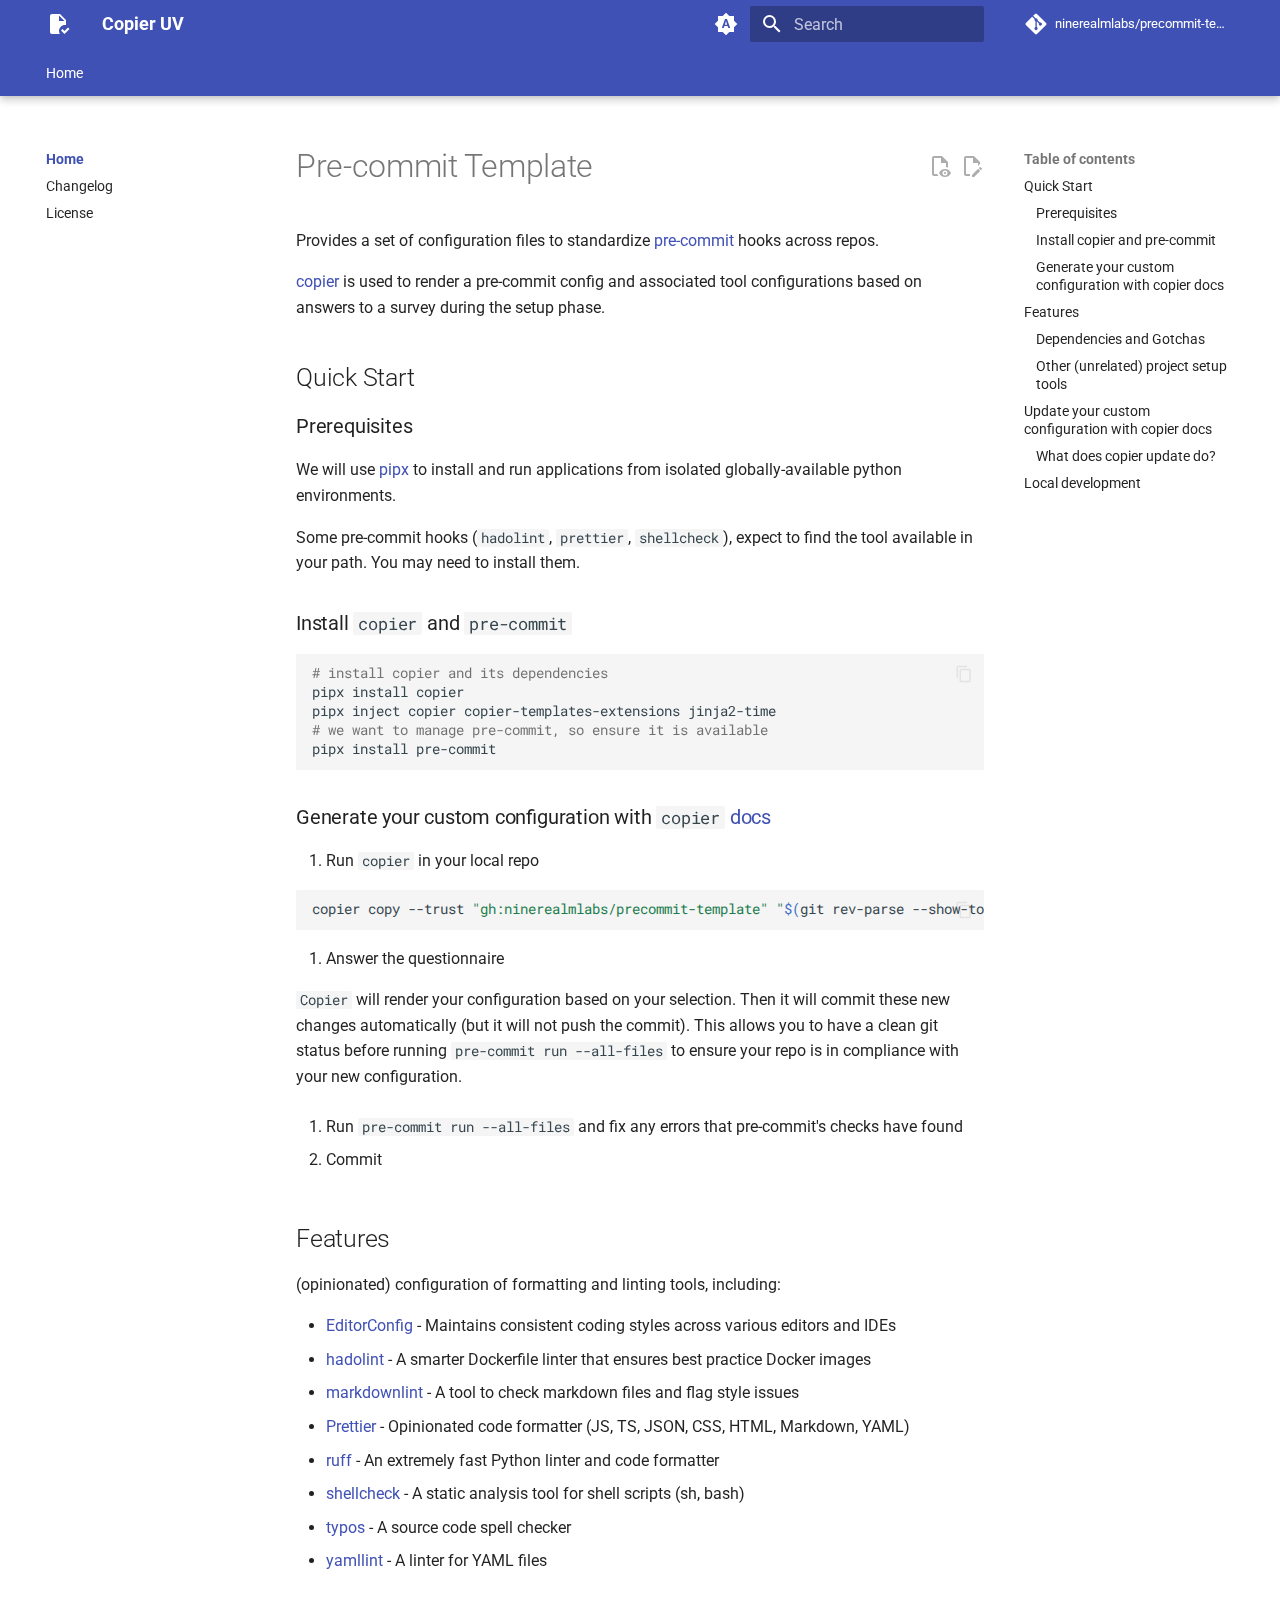
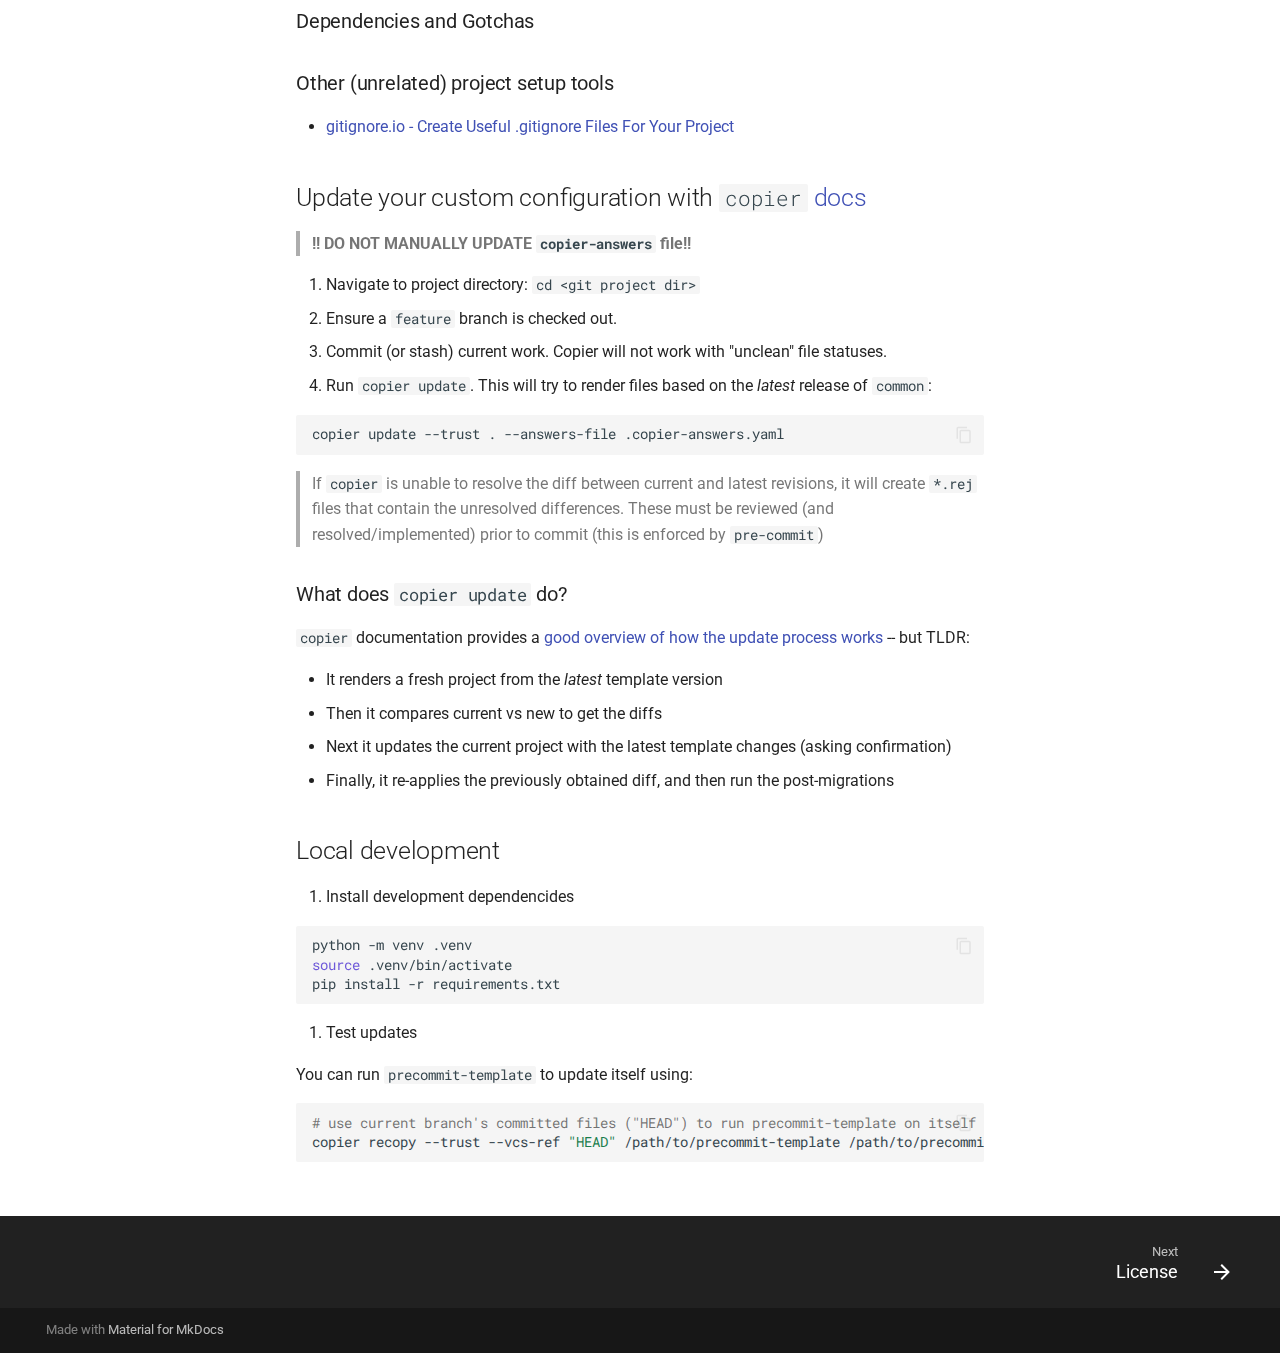
<file: index.html>
<!doctype html>
<html lang="en" class="no-js">
  <head>
    
      <meta charset="utf-8">
      <meta name="viewport" content="width=device-width,initial-scale=1">
      
        <meta name="description" content="Copier template for Python projects managed by uv">
      
      
      
        <link rel="canonical" href="https://ninerealmlabs.github.io/precommit-template/">
      
      
      
        <link rel="next" href="license/">
      
      <link rel="icon" href="assets/images/favicon.png">
      <meta name="generator" content="mkdocs-1.4.2, mkdocs-material-9.0.6">
    
    
      
        <title>Overview - Copier UV</title>
      
    
    
      <link rel="stylesheet" href="assets/stylesheets/main.558e4712.min.css">
      
        
        <link rel="stylesheet" href="assets/stylesheets/palette.2505c338.min.css">
      
      

    
    
    
      
        
        
        <link rel="preconnect" href="https://fonts.gstatic.com" crossorigin>
        <link rel="stylesheet" href="https://fonts.googleapis.com/css?family=Roboto:300,300i,400,400i,700,700i%7CRoboto+Mono:400,400i,700,700i&display=fallback">
        <style>:root{--md-text-font:"Roboto";--md-code-font:"Roboto Mono"}</style>
      
    
    
      <link rel="stylesheet" href="css/custom.css">
    
    <script>__md_scope=new URL(".",location),__md_hash=e=>[...e].reduce((e,_)=>(e<<5)-e+_.charCodeAt(0),0),__md_get=(e,_=localStorage,t=__md_scope)=>JSON.parse(_.getItem(t.pathname+"."+e)),__md_set=(e,_,t=localStorage,a=__md_scope)=>{try{t.setItem(a.pathname+"."+e,JSON.stringify(_))}catch(e){}}</script>
    
      

    
    
    
  </head>
  
  
    
    
      
    
    
    
    
    <body dir="ltr" data-md-color-scheme="default" data-md-color-primary="" data-md-color-accent="">
  
    
    
      <script>var palette=__md_get("__palette");if(palette&&"object"==typeof palette.color)for(var key of Object.keys(palette.color))document.body.setAttribute("data-md-color-"+key,palette.color[key])</script>
    
    <input class="md-toggle" data-md-toggle="drawer" type="checkbox" id="__drawer" autocomplete="off">
    <input class="md-toggle" data-md-toggle="search" type="checkbox" id="__search" autocomplete="off">
    <label class="md-overlay" for="__drawer"></label>
    <div data-md-component="skip">
      
        
        <a href="#pre-commit-template" class="md-skip">
          Skip to content
        </a>
      
    </div>
    <div data-md-component="announce">
      
    </div>
    
    
      

  

<header class="md-header md-header--lifted" data-md-component="header">
  <nav class="md-header__inner md-grid" aria-label="Header">
    <a href="." title="Copier UV" class="md-header__button md-logo" aria-label="Copier UV" data-md-component="logo">
      
  
  <svg xmlns="http://www.w3.org/2000/svg" viewBox="0 0 24 24"><path d="m23.5 17-5 5-3.5-3.5 1.5-1.5 2 2 3.5-3.5 1.5 1.5M6 2c-1.11 0-2 .89-2 2v16c0 1.11.89 2 2 2h7.81c-.53-.91-.81-1.95-.81-3 0-3.31 2.69-6 6-6 .34 0 .67.03 1 .08V8l-6-6m-1 1.5L18.5 9H13Z"/></svg>

    </a>
    <label class="md-header__button md-icon" for="__drawer">
      <svg xmlns="http://www.w3.org/2000/svg" viewBox="0 0 24 24"><path d="M3 6h18v2H3V6m0 5h18v2H3v-2m0 5h18v2H3v-2Z"/></svg>
    </label>
    <div class="md-header__title" data-md-component="header-title">
      <div class="md-header__ellipsis">
        <div class="md-header__topic">
          <span class="md-ellipsis">
            Copier UV
          </span>
        </div>
        <div class="md-header__topic" data-md-component="header-topic">
          <span class="md-ellipsis">
            
              Overview
            
          </span>
        </div>
      </div>
    </div>
    
      <form class="md-header__option" data-md-component="palette">
        
          
          <input class="md-option" data-md-color-media="(prefers-color-scheme)" data-md-color-scheme="default" data-md-color-primary="" data-md-color-accent=""  aria-label="Switch to light mode"  type="radio" name="__palette" id="__palette_1">
          
            <label class="md-header__button md-icon" title="Switch to light mode" for="__palette_3" hidden>
              <svg xmlns="http://www.w3.org/2000/svg" viewBox="0 0 24 24"><path d="m14.3 16-.7-2h-3.2l-.7 2H7.8L11 7h2l3.2 9h-1.9M20 8.69V4h-4.69L12 .69 8.69 4H4v4.69L.69 12 4 15.31V20h4.69L12 23.31 15.31 20H20v-4.69L23.31 12 20 8.69m-9.15 3.96h2.3L12 9l-1.15 3.65Z"/></svg>
            </label>
          
        
          
          <input class="md-option" data-md-color-media="(prefers-color-scheme: light)" data-md-color-scheme="default" data-md-color-primary="" data-md-color-accent=""  aria-label="Switch to dark mode"  type="radio" name="__palette" id="__palette_2">
          
            <label class="md-header__button md-icon" title="Switch to dark mode" for="__palette_1" hidden>
              <svg xmlns="http://www.w3.org/2000/svg" viewBox="0 0 24 24"><path d="M12 8a4 4 0 0 0-4 4 4 4 0 0 0 4 4 4 4 0 0 0 4-4 4 4 0 0 0-4-4m0 10a6 6 0 0 1-6-6 6 6 0 0 1 6-6 6 6 0 0 1 6 6 6 6 0 0 1-6 6m8-9.31V4h-4.69L12 .69 8.69 4H4v4.69L.69 12 4 15.31V20h4.69L12 23.31 15.31 20H20v-4.69L23.31 12 20 8.69Z"/></svg>
            </label>
          
        
          
          <input class="md-option" data-md-color-media="(prefers-color-scheme: dark)" data-md-color-scheme="slate" data-md-color-primary="" data-md-color-accent=""  aria-label="Switch to system preference"  type="radio" name="__palette" id="__palette_3">
          
            <label class="md-header__button md-icon" title="Switch to system preference" for="__palette_2" hidden>
              <svg xmlns="http://www.w3.org/2000/svg" viewBox="0 0 24 24"><path d="M12 18c-.89 0-1.74-.2-2.5-.55C11.56 16.5 13 14.42 13 12c0-2.42-1.44-4.5-3.5-5.45C10.26 6.2 11.11 6 12 6a6 6 0 0 1 6 6 6 6 0 0 1-6 6m8-9.31V4h-4.69L12 .69 8.69 4H4v4.69L.69 12 4 15.31V20h4.69L12 23.31 15.31 20H20v-4.69L23.31 12 20 8.69Z"/></svg>
            </label>
          
        
      </form>
    
    
    
      <label class="md-header__button md-icon" for="__search">
        <svg xmlns="http://www.w3.org/2000/svg" viewBox="0 0 24 24"><path d="M9.5 3A6.5 6.5 0 0 1 16 9.5c0 1.61-.59 3.09-1.56 4.23l.27.27h.79l5 5-1.5 1.5-5-5v-.79l-.27-.27A6.516 6.516 0 0 1 9.5 16 6.5 6.5 0 0 1 3 9.5 6.5 6.5 0 0 1 9.5 3m0 2C7 5 5 7 5 9.5S7 14 9.5 14 14 12 14 9.5 12 5 9.5 5Z"/></svg>
      </label>
      <div class="md-search" data-md-component="search" role="dialog">
  <label class="md-search__overlay" for="__search"></label>
  <div class="md-search__inner" role="search">
    <form class="md-search__form" name="search">
      <input type="text" class="md-search__input" name="query" aria-label="Search" placeholder="Search" autocapitalize="off" autocorrect="off" autocomplete="off" spellcheck="false" data-md-component="search-query" required>
      <label class="md-search__icon md-icon" for="__search">
        <svg xmlns="http://www.w3.org/2000/svg" viewBox="0 0 24 24"><path d="M9.5 3A6.5 6.5 0 0 1 16 9.5c0 1.61-.59 3.09-1.56 4.23l.27.27h.79l5 5-1.5 1.5-5-5v-.79l-.27-.27A6.516 6.516 0 0 1 9.5 16 6.5 6.5 0 0 1 3 9.5 6.5 6.5 0 0 1 9.5 3m0 2C7 5 5 7 5 9.5S7 14 9.5 14 14 12 14 9.5 12 5 9.5 5Z"/></svg>
        <svg xmlns="http://www.w3.org/2000/svg" viewBox="0 0 24 24"><path d="M20 11v2H8l5.5 5.5-1.42 1.42L4.16 12l7.92-7.92L13.5 5.5 8 11h12Z"/></svg>
      </label>
      <nav class="md-search__options" aria-label="Search">
        
        <button type="reset" class="md-search__icon md-icon" title="Clear" aria-label="Clear" tabindex="-1">
          <svg xmlns="http://www.w3.org/2000/svg" viewBox="0 0 24 24"><path d="M19 6.41 17.59 5 12 10.59 6.41 5 5 6.41 10.59 12 5 17.59 6.41 19 12 13.41 17.59 19 19 17.59 13.41 12 19 6.41Z"/></svg>
        </button>
      </nav>
      
        <div class="md-search__suggest" data-md-component="search-suggest"></div>
      
    </form>
    <div class="md-search__output">
      <div class="md-search__scrollwrap" data-md-scrollfix>
        <div class="md-search-result" data-md-component="search-result">
          <div class="md-search-result__meta">
            Initializing search
          </div>
          <ol class="md-search-result__list" role="presentation"></ol>
        </div>
      </div>
    </div>
  </div>
</div>
    
    
      <div class="md-header__source">
        <a href="https://github.com/ninerealmlabs/precommit-template" title="Go to repository" class="md-source" data-md-component="source">
  <div class="md-source__icon md-icon">
    
    <svg xmlns="http://www.w3.org/2000/svg" viewBox="0 0 448 512"><!--! Font Awesome Free 6.2.1 by @fontawesome - https://fontawesome.com License - https://fontawesome.com/license/free (Icons: CC BY 4.0, Fonts: SIL OFL 1.1, Code: MIT License) Copyright 2022 Fonticons, Inc.--><path d="M439.55 236.05 244 40.45a28.87 28.87 0 0 0-40.81 0l-40.66 40.63 51.52 51.52c27.06-9.14 52.68 16.77 43.39 43.68l49.66 49.66c34.23-11.8 61.18 31 35.47 56.69-26.49 26.49-70.21-2.87-56-37.34L240.22 199v121.85c25.3 12.54 22.26 41.85 9.08 55a34.34 34.34 0 0 1-48.55 0c-17.57-17.6-11.07-46.91 11.25-56v-123c-20.8-8.51-24.6-30.74-18.64-45L142.57 101 8.45 235.14a28.86 28.86 0 0 0 0 40.81l195.61 195.6a28.86 28.86 0 0 0 40.8 0l194.69-194.69a28.86 28.86 0 0 0 0-40.81z"/></svg>
  </div>
  <div class="md-source__repository">
    ninerealmlabs/precommit-template
  </div>
</a>
      </div>
    
  </nav>
  
    
      
<nav class="md-tabs" aria-label="Tabs" data-md-component="tabs">
  <div class="md-tabs__inner md-grid">
    <ul class="md-tabs__list">
      
        
  
  
    
  


  
  
  
    <li class="md-tabs__item">
      <a href="." class="md-tabs__link md-tabs__link--active">
        Home
      </a>
    </li>
  

      
    </ul>
  </div>
</nav>
    
  
</header>
    
    <div class="md-container" data-md-component="container">
      
      
        
      
      <main class="md-main" data-md-component="main">
        <div class="md-main__inner md-grid">
          
            
              
              <div class="md-sidebar md-sidebar--primary" data-md-component="sidebar" data-md-type="navigation" >
                <div class="md-sidebar__scrollwrap">
                  <div class="md-sidebar__inner">
                    

  


<nav class="md-nav md-nav--primary md-nav--lifted" aria-label="Navigation" data-md-level="0">
  <label class="md-nav__title" for="__drawer">
    <a href="." title="Copier UV" class="md-nav__button md-logo" aria-label="Copier UV" data-md-component="logo">
      
  
  <svg xmlns="http://www.w3.org/2000/svg" viewBox="0 0 24 24"><path d="m23.5 17-5 5-3.5-3.5 1.5-1.5 2 2 3.5-3.5 1.5 1.5M6 2c-1.11 0-2 .89-2 2v16c0 1.11.89 2 2 2h7.81c-.53-.91-.81-1.95-.81-3 0-3.31 2.69-6 6-6 .34 0 .67.03 1 .08V8l-6-6m-1 1.5L18.5 9H13Z"/></svg>

    </a>
    Copier UV
  </label>
  
    <div class="md-nav__source">
      <a href="https://github.com/ninerealmlabs/precommit-template" title="Go to repository" class="md-source" data-md-component="source">
  <div class="md-source__icon md-icon">
    
    <svg xmlns="http://www.w3.org/2000/svg" viewBox="0 0 448 512"><!--! Font Awesome Free 6.2.1 by @fontawesome - https://fontawesome.com License - https://fontawesome.com/license/free (Icons: CC BY 4.0, Fonts: SIL OFL 1.1, Code: MIT License) Copyright 2022 Fonticons, Inc.--><path d="M439.55 236.05 244 40.45a28.87 28.87 0 0 0-40.81 0l-40.66 40.63 51.52 51.52c27.06-9.14 52.68 16.77 43.39 43.68l49.66 49.66c34.23-11.8 61.18 31 35.47 56.69-26.49 26.49-70.21-2.87-56-37.34L240.22 199v121.85c25.3 12.54 22.26 41.85 9.08 55a34.34 34.34 0 0 1-48.55 0c-17.57-17.6-11.07-46.91 11.25-56v-123c-20.8-8.51-24.6-30.74-18.64-45L142.57 101 8.45 235.14a28.86 28.86 0 0 0 0 40.81l195.61 195.6a28.86 28.86 0 0 0 40.8 0l194.69-194.69a28.86 28.86 0 0 0 0-40.81z"/></svg>
  </div>
  <div class="md-source__repository">
    ninerealmlabs/precommit-template
  </div>
</a>
    </div>
  
  <ul class="md-nav__list" data-md-scrollfix>
    
      
      
      

  
  
    
  
  
    
    <li class="md-nav__item md-nav__item--active md-nav__item--nested">
      
      
      
      
      <input class="md-nav__toggle md-toggle " data-md-toggle="__nav_1" type="checkbox" id="__nav_1" checked>
      
      
        
          
            
          
        
          
        
          
        
      
      
        
        
        <div class="md-nav__link md-nav__link--index md-nav__link--active">
          <a href=".">Home</a>
          
            <label for="__nav_1">
              <span class="md-nav__icon md-icon"></span>
            </label>
          
        </div>
      
      <nav class="md-nav" aria-label="Home" data-md-level="1">
        <label class="md-nav__title" for="__nav_1">
          <span class="md-nav__icon md-icon"></span>
          Home
        </label>
        <ul class="md-nav__list" data-md-scrollfix>
          
            
          
            
              
  
  
  
    <li class="md-nav__item">
      <a href="https://github.com/ninerealmlabs/precommit-template/releases" class="md-nav__link">
        Changelog
      </a>
    </li>
  

            
          
            
              
  
  
  
    <li class="md-nav__item">
      <a href="license/" class="md-nav__link">
        License
      </a>
    </li>
  

            
          
        </ul>
      </nav>
    </li>
  

    
  </ul>
</nav>
                  </div>
                </div>
              </div>
            
            
              
              <div class="md-sidebar md-sidebar--secondary" data-md-component="sidebar" data-md-type="toc" >
                <div class="md-sidebar__scrollwrap">
                  <div class="md-sidebar__inner">
                    

<nav class="md-nav md-nav--secondary" aria-label="Table of contents">
  
  
  
    
  
  
    <label class="md-nav__title" for="__toc">
      <span class="md-nav__icon md-icon"></span>
      Table of contents
    </label>
    <ul class="md-nav__list" data-md-component="toc" data-md-scrollfix>
      
        <li class="md-nav__item">
  <a href="#quick-start" class="md-nav__link">
    Quick Start
  </a>
  
    <nav class="md-nav" aria-label="Quick Start">
      <ul class="md-nav__list">
        
          <li class="md-nav__item">
  <a href="#prerequisites" class="md-nav__link">
    Prerequisites
  </a>
  
</li>
        
          <li class="md-nav__item">
  <a href="#install-copier-and-pre-commit" class="md-nav__link">
    Install copier and pre-commit
  </a>
  
</li>
        
          <li class="md-nav__item">
  <a href="#generate-your-custom-configuration-with-copier-docs" class="md-nav__link">
    Generate your custom configuration with copier docs
  </a>
  
</li>
        
      </ul>
    </nav>
  
</li>
      
        <li class="md-nav__item">
  <a href="#features" class="md-nav__link">
    Features
  </a>
  
    <nav class="md-nav" aria-label="Features">
      <ul class="md-nav__list">
        
          <li class="md-nav__item">
  <a href="#dependencies-and-gotchas" class="md-nav__link">
    Dependencies and Gotchas
  </a>
  
</li>
        
          <li class="md-nav__item">
  <a href="#other-unrelated-project-setup-tools" class="md-nav__link">
    Other (unrelated) project setup tools
  </a>
  
</li>
        
      </ul>
    </nav>
  
</li>
      
        <li class="md-nav__item">
  <a href="#update-your-custom-configuration-with-copier-docs" class="md-nav__link">
    Update your custom configuration with copier docs
  </a>
  
    <nav class="md-nav" aria-label="Update your custom configuration with copier docs">
      <ul class="md-nav__list">
        
          <li class="md-nav__item">
  <a href="#what-does-copier-update-do" class="md-nav__link">
    What does copier update do?
  </a>
  
</li>
        
      </ul>
    </nav>
  
</li>
      
        <li class="md-nav__item">
  <a href="#local-development" class="md-nav__link">
    Local development
  </a>
  
</li>
      
    </ul>
  
</nav>
                  </div>
                </div>
              </div>
            
          
          
            <div class="md-content" data-md-component="content">
              <article class="md-content__inner md-typeset">
                
                  

  
    <a href="https://github.com/ninerealmlabs/precommit-template/edit/master/docs/index.md" title="Edit this page" class="md-content__button md-icon">
      
      <svg xmlns="http://www.w3.org/2000/svg" viewBox="0 0 24 24"><path d="M10 20H6V4h7v5h5v3.1l2-2V8l-6-6H6c-1.1 0-2 .9-2 2v16c0 1.1.9 2 2 2h4v-2m10.2-7c.1 0 .3.1.4.2l1.3 1.3c.2.2.2.6 0 .8l-1 1-2.1-2.1 1-1c.1-.1.2-.2.4-.2m0 3.9L14.1 23H12v-2.1l6.1-6.1 2.1 2.1Z"/></svg>
    </a>
  
  
    
      
    
    <a href="https://github.com/ninerealmlabs/precommit-template/raw/master/docs/index.md" title="View source of this page" class="md-content__button md-icon">
      
      <svg xmlns="http://www.w3.org/2000/svg" viewBox="0 0 24 24"><path d="M17 18c.56 0 1 .44 1 1s-.44 1-1 1-1-.44-1-1 .44-1 1-1m0-3c-2.73 0-5.06 1.66-6 4 .94 2.34 3.27 4 6 4s5.06-1.66 6-4c-.94-2.34-3.27-4-6-4m0 6.5a2.5 2.5 0 0 1-2.5-2.5 2.5 2.5 0 0 1 2.5-2.5 2.5 2.5 0 0 1 2.5 2.5 2.5 2.5 0 0 1-2.5 2.5M9.27 20H6V4h7v5h5v4.07c.7.08 1.36.25 2 .49V8l-6-6H6a2 2 0 0 0-2 2v16a2 2 0 0 0 2 2h4.5a8.15 8.15 0 0 1-1.23-2Z"/></svg>
    </a>
  



<!-- markdownlint-disable MD041 -->

<h1 id="pre-commit-template">Pre-commit Template<a class="headerlink" href="#pre-commit-template" title="Permanent link">¤</a></h1>
<p>Provides a set of configuration files to standardize <a href="https://pre-commit.com/">pre-commit</a> hooks across repos.</p>
<p><a href="https://copier.readthedocs.io/">copier</a> is used to render a pre-commit config and associated tool configurations based
on answers to a survey during the setup phase.</p>
<h2 id="quick-start">Quick Start<a class="headerlink" href="#quick-start" title="Permanent link">¤</a></h2>
<h3 id="prerequisites">Prerequisites<a class="headerlink" href="#prerequisites" title="Permanent link">¤</a></h3>
<p>We will use <a href="https://pipx.pypa.io/stable/">pipx</a> to install and run applications from isolated globally-available
python environments.</p>
<p>Some pre-commit hooks (<code>hadolint</code>, <code>prettier</code>, <code>shellcheck</code>), expect to find the tool available in your path. You may
need to install them.</p>
<h3 id="install-copier-and-pre-commit">Install <code>copier</code> and <code>pre-commit</code><a class="headerlink" href="#install-copier-and-pre-commit" title="Permanent link">¤</a></h3>
<div class="highlight"><pre><span></span><code><span class="c1"># install copier and its dependencies</span>
pipx<span class="w"> </span>install<span class="w"> </span>copier
pipx<span class="w"> </span>inject<span class="w"> </span>copier<span class="w"> </span>copier-templates-extensions<span class="w"> </span>jinja2-time
<span class="c1"># we want to manage pre-commit, so ensure it is available</span>
pipx<span class="w"> </span>install<span class="w"> </span>pre-commit
</code></pre></div>
<h3 id="generate-your-custom-configuration-with-copier-docs">Generate your custom configuration with <code>copier</code> <a href="https://copier.readthedocs.io/en/stable/generating/">docs</a><a class="headerlink" href="#generate-your-custom-configuration-with-copier-docs" title="Permanent link">¤</a></h3>
<ol>
<li>Run <code>copier</code> in your local repo</li>
</ol>
<div class="highlight"><pre><span></span><code>copier<span class="w"> </span>copy<span class="w"> </span>--trust<span class="w"> </span><span class="s2">&quot;gh:ninerealmlabs/precommit-template&quot;</span><span class="w"> </span><span class="s2">&quot;</span><span class="k">$(</span>git<span class="w"> </span>rev-parse<span class="w"> </span>--show-toplevel<span class="k">)</span><span class="s2">&quot;</span>
</code></pre></div>
<ol>
<li>Answer the questionnaire</li>
</ol>
<p><code>Copier</code> will render your configuration based on your selection. Then it will commit these new changes automatically
   (but it will not push the commit). This allows you to have a clean git status before running
   <code>pre-commit run --all-files</code> to ensure your repo is in compliance with your new configuration.</p>
<ol>
<li>
<p>Run <code>pre-commit run --all-files</code> and fix any errors that pre-commit's checks have found</p>
</li>
<li>
<p>Commit</p>
</li>
</ol>
<h2 id="features">Features<a class="headerlink" href="#features" title="Permanent link">¤</a></h2>
<p>(opinionated) configuration of formatting and linting tools, including:</p>
<ul>
<li><a href="https://editorconfig.org/">EditorConfig</a> - Maintains consistent coding styles across various editors and IDEs</li>
<li><a href="https://github.com/hadolint/hadolint">hadolint</a> - A smarter Dockerfile linter that ensures best practice Docker
  images</li>
<li><a href="https://github.com/markdownlint/markdownlint">markdownlint</a> - A tool to check markdown files and flag style issues</li>
<li><a href="https://github.com/prettier/prettier">Prettier</a> - Opinionated code formatter (JS, TS, JSON, CSS, HTML, Markdown,
  YAML)</li>
<li><a href="https://github.com/astral-sh/ruff">ruff</a> - An extremely fast Python linter and code formatter</li>
<li><a href="https://github.com/koalaman/shellcheck">shellcheck</a> - A static analysis tool for shell scripts (sh, bash)</li>
<li><a href="https://github.com/crate-ci/typos">typos</a> - A source code spell checker</li>
<li><a href="https://github.com/adrienverge/yamllint">yamllint</a> - A linter for YAML files</li>
</ul>
<h3 id="dependencies-and-gotchas">Dependencies and Gotchas<a class="headerlink" href="#dependencies-and-gotchas" title="Permanent link">¤</a></h3>
<h3 id="other-unrelated-project-setup-tools">Other (unrelated) project setup tools<a class="headerlink" href="#other-unrelated-project-setup-tools" title="Permanent link">¤</a></h3>
<ul>
<li><a href="https://www.toptal.com/developers/gitignore">gitignore.io - Create Useful .gitignore Files For Your Project</a></li>
</ul>
<h2 id="update-your-custom-configuration-with-copier-docs">Update your custom configuration with <code>copier</code> <a href="https://copier.readthedocs.io/en/stable/updating/">docs</a><a class="headerlink" href="#update-your-custom-configuration-with-copier-docs" title="Permanent link">¤</a></h2>
<blockquote>
<p><strong>!! DO NOT MANUALLY UPDATE <code>copier-answers</code> file!!</strong></p>
</blockquote>
<ol>
<li>Navigate to project directory: <code>cd &lt;git project dir&gt;</code></li>
<li>Ensure a <code>feature</code> branch is checked out.</li>
<li>Commit (or stash) current work. Copier will not work with "unclean" file statuses.</li>
<li>Run <code>copier update</code>. This will try to render files based on the <em>latest</em> release of <code>common</code>:</li>
</ol>
<div class="highlight"><pre><span></span><code>copier<span class="w"> </span>update<span class="w"> </span>--trust<span class="w"> </span>.<span class="w"> </span>--answers-file<span class="w"> </span>.copier-answers.yaml
</code></pre></div>
<blockquote>
<p>If <code>copier</code> is unable to resolve the diff between current and latest revisions, it will create <code>*.rej</code> files that
contain the unresolved differences. These must be reviewed (and resolved/implemented) prior to commit (this is
enforced by <code>pre-commit</code>)</p>
</blockquote>
<h3 id="what-does-copier-update-do">What does <code>copier update</code> do?<a class="headerlink" href="#what-does-copier-update-do" title="Permanent link">¤</a></h3>
<p><code>copier</code> documentation provides a
<a href="https://copier.readthedocs.io/en/latest/updating/#how-the-update-works">good overview of how the update process works</a>
-- but TLDR:</p>
<ul>
<li>It renders a fresh project from the <em>latest</em> template version</li>
<li>Then it compares current vs new to get the diffs</li>
<li>Next it updates the current project with the latest template changes (asking confirmation)</li>
<li>Finally, it re-applies the previously obtained diff, and then run the post-migrations</li>
</ul>
<h2 id="local-development">Local development<a class="headerlink" href="#local-development" title="Permanent link">¤</a></h2>
<ol>
<li>Install development dependencides</li>
</ol>
<div class="highlight"><pre><span></span><code>python<span class="w"> </span>-m<span class="w"> </span>venv<span class="w"> </span>.venv
<span class="nb">source</span><span class="w"> </span>.venv/bin/activate
pip<span class="w"> </span>install<span class="w"> </span>-r<span class="w"> </span>requirements.txt
</code></pre></div>
<ol>
<li>Test updates</li>
</ol>
<p>You can run <code>precommit-template</code> to update itself using:</p>
<div class="highlight"><pre><span></span><code><span class="c1"># use current branch&#39;s committed files (&quot;HEAD&quot;) to run precommit-template on itself</span>
copier<span class="w"> </span>recopy<span class="w"> </span>--trust<span class="w"> </span>--vcs-ref<span class="w"> </span><span class="s2">&quot;HEAD&quot;</span><span class="w"> </span>/path/to/precommit-template<span class="w"> </span>/path/to/precommit-template<span class="w">  </span>--answers-file<span class="w"> </span>.copier-answers.yaml
</code></pre></div>
<!-- markdownlint-enable -->





                
              </article>
            </div>
          
          
        </div>
        
          <a href="#" class="md-top md-icon" data-md-component="top" hidden>
            <svg xmlns="http://www.w3.org/2000/svg" viewBox="0 0 24 24"><path d="M13 20h-2V8l-5.5 5.5-1.42-1.42L12 4.16l7.92 7.92-1.42 1.42L13 8v12Z"/></svg>
            Back to top
          </a>
        
      </main>
      
        <footer class="md-footer">
  
    
      
      <nav class="md-footer__inner md-grid" aria-label="Footer" >
        
        
          
          <a href="license/" class="md-footer__link md-footer__link--next" aria-label="Next: License" rel="next">
            <div class="md-footer__title">
              <div class="md-ellipsis">
                <span class="md-footer__direction">
                  Next
                </span>
                License
              </div>
            </div>
            <div class="md-footer__button md-icon">
              <svg xmlns="http://www.w3.org/2000/svg" viewBox="0 0 24 24"><path d="M4 11v2h12l-5.5 5.5 1.42 1.42L19.84 12l-7.92-7.92L10.5 5.5 16 11H4Z"/></svg>
            </div>
          </a>
        
      </nav>
    
  
  <div class="md-footer-meta md-typeset">
    <div class="md-footer-meta__inner md-grid">
      <div class="md-copyright">
  
  
    Made with
    <a href="https://squidfunk.github.io/mkdocs-material/" target="_blank" rel="noopener">
      Material for MkDocs
    </a>
  
</div>
      
    </div>
  </div>
</footer>
      
    </div>
    <div class="md-dialog" data-md-component="dialog">
      <div class="md-dialog__inner md-typeset"></div>
    </div>
    
    <script id="__config" type="application/json">{"base": ".", "features": ["content.action.edit", "content.action.view", "content.code.annotate", "content.code.copy", "content.tooltips", "navigation.footer", "navigation.indexes", "navigation.sections", "navigation.tabs", "navigation.tabs.sticky", "navigation.top", "search.highlight", "search.suggest", "toc.follow"], "search": "assets/javascripts/workers/search.e5c33ebb.min.js", "translations": {"clipboard.copied": "Copied to clipboard", "clipboard.copy": "Copy to clipboard", "search.result.more.one": "1 more on this page", "search.result.more.other": "# more on this page", "search.result.none": "No matching documents", "search.result.one": "1 matching document", "search.result.other": "# matching documents", "search.result.placeholder": "Type to start searching", "search.result.term.missing": "Missing", "select.version": "Select version"}}</script>
    
    
      <script src="assets/javascripts/bundle.51d95adb.min.js"></script>
      
    
  </body>
</html>
</file>
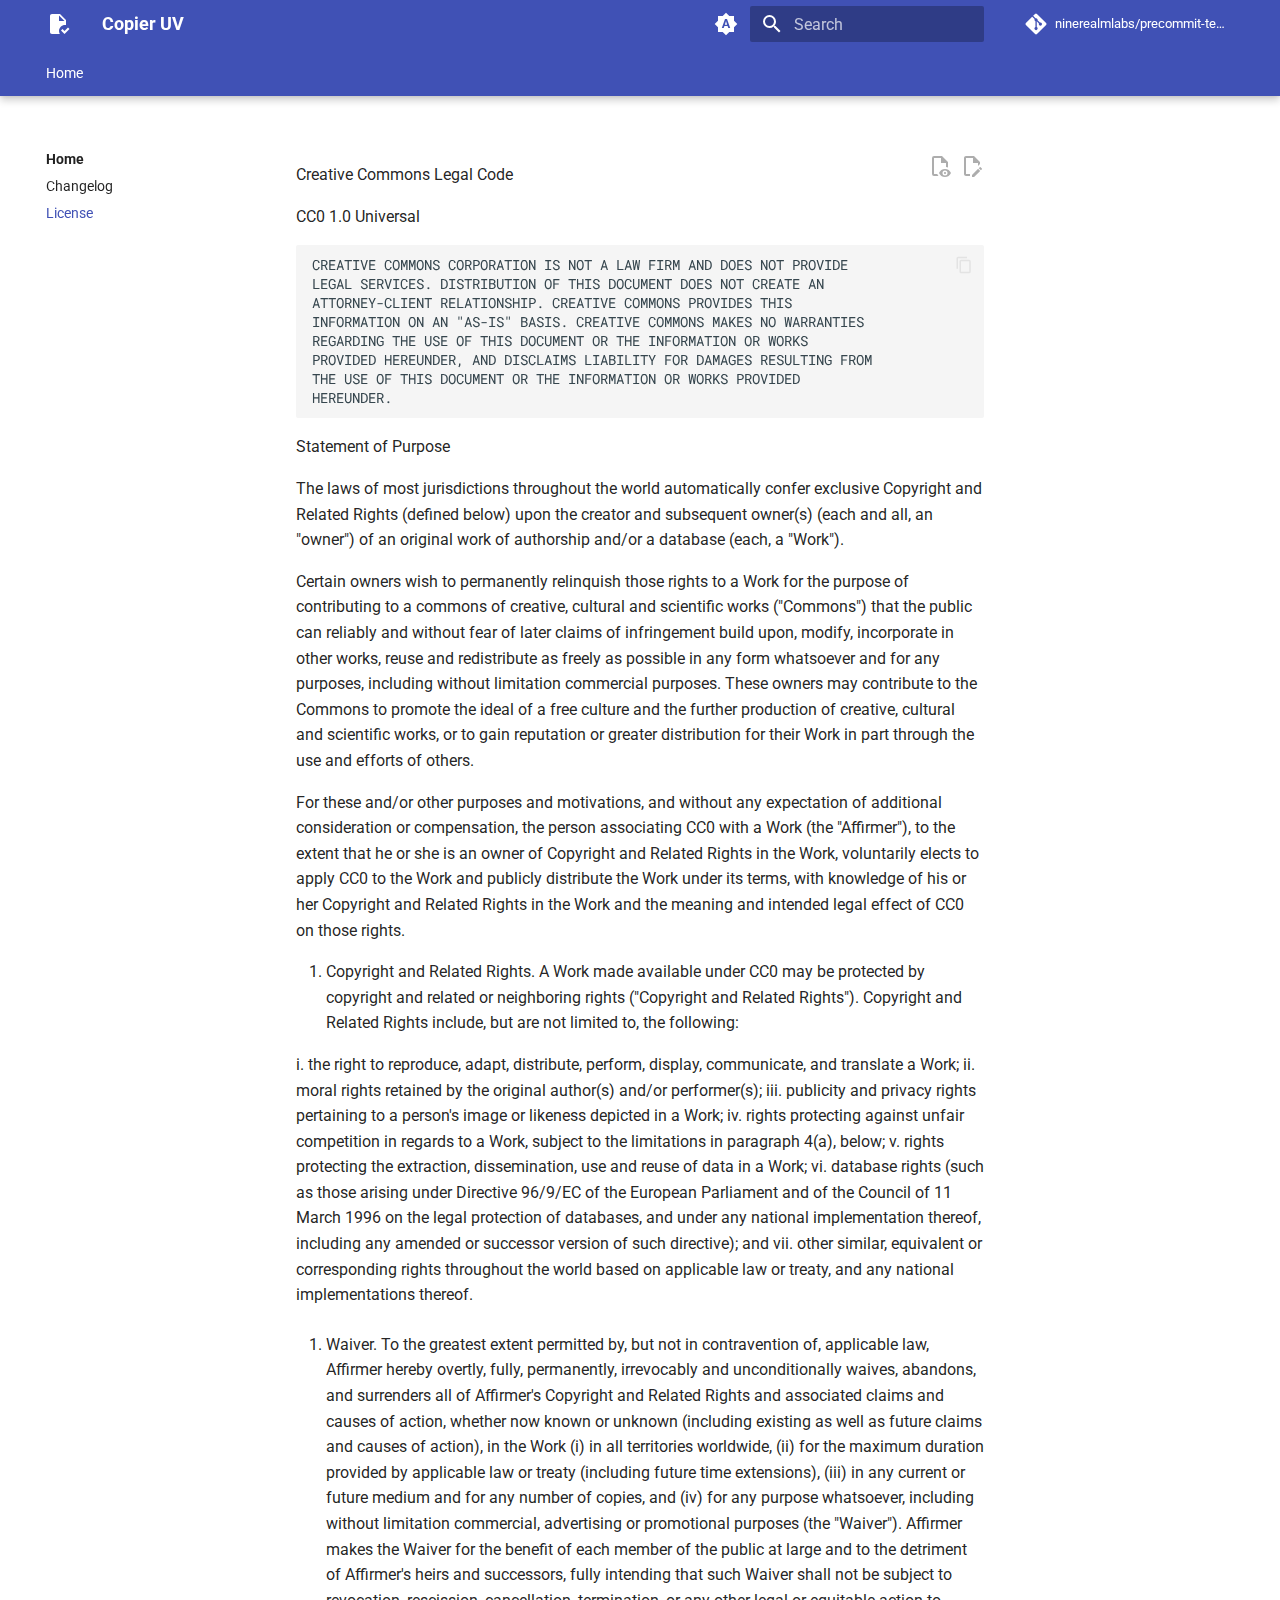
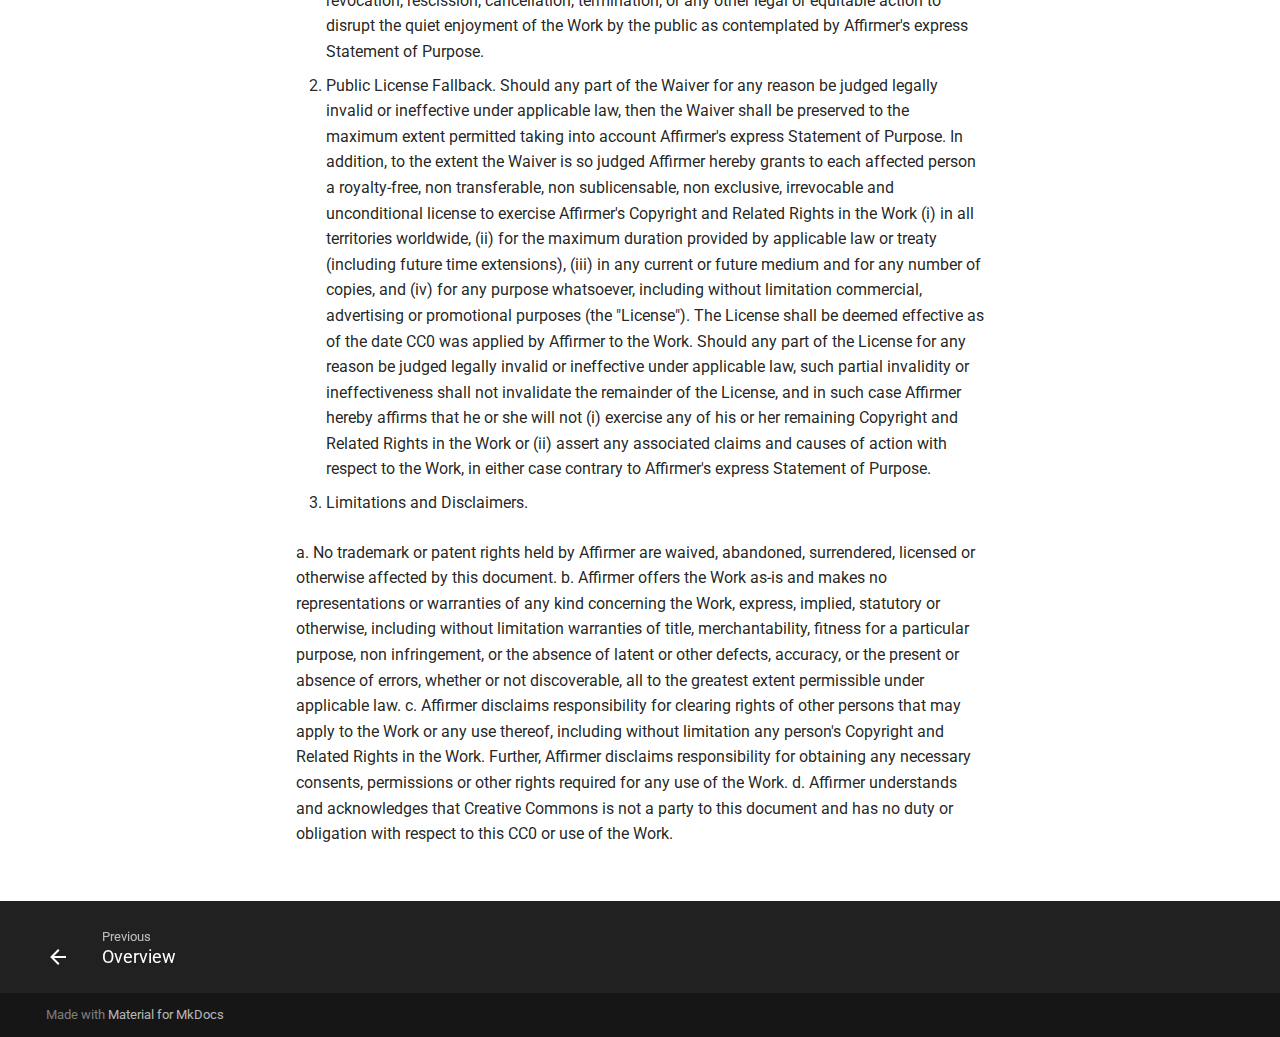
<file: license/index.html>
<!doctype html>
<html lang="en" class="no-js">
  <head>
    
      <meta charset="utf-8">
      <meta name="viewport" content="width=device-width,initial-scale=1">
      
        <meta name="description" content="Copier template for Python projects managed by uv">
      
      
      
        <link rel="canonical" href="https://ninerealmlabs.github.io/precommit-template/license/">
      
      
        <link rel="prev" href="..">
      
      
      <link rel="icon" href="../assets/images/favicon.png">
      <meta name="generator" content="mkdocs-1.4.2, mkdocs-material-9.0.6">
    
    
      
        <title>License - Copier UV</title>
      
    
    
      <link rel="stylesheet" href="../assets/stylesheets/main.558e4712.min.css">
      
        
        <link rel="stylesheet" href="../assets/stylesheets/palette.2505c338.min.css">
      
      

    
    
    
      
        
        
        <link rel="preconnect" href="https://fonts.gstatic.com" crossorigin>
        <link rel="stylesheet" href="https://fonts.googleapis.com/css?family=Roboto:300,300i,400,400i,700,700i%7CRoboto+Mono:400,400i,700,700i&display=fallback">
        <style>:root{--md-text-font:"Roboto";--md-code-font:"Roboto Mono"}</style>
      
    
    
      <link rel="stylesheet" href="../css/custom.css">
    
    <script>__md_scope=new URL("..",location),__md_hash=e=>[...e].reduce((e,_)=>(e<<5)-e+_.charCodeAt(0),0),__md_get=(e,_=localStorage,t=__md_scope)=>JSON.parse(_.getItem(t.pathname+"."+e)),__md_set=(e,_,t=localStorage,a=__md_scope)=>{try{t.setItem(a.pathname+"."+e,JSON.stringify(_))}catch(e){}}</script>
    
      

    
    
    
  </head>
  
  
    
    
      
    
    
    
    
    <body dir="ltr" data-md-color-scheme="default" data-md-color-primary="" data-md-color-accent="">
  
    
    
      <script>var palette=__md_get("__palette");if(palette&&"object"==typeof palette.color)for(var key of Object.keys(palette.color))document.body.setAttribute("data-md-color-"+key,palette.color[key])</script>
    
    <input class="md-toggle" data-md-toggle="drawer" type="checkbox" id="__drawer" autocomplete="off">
    <input class="md-toggle" data-md-toggle="search" type="checkbox" id="__search" autocomplete="off">
    <label class="md-overlay" for="__drawer"></label>
    <div data-md-component="skip">
      
    </div>
    <div data-md-component="announce">
      
    </div>
    
    
      

  

<header class="md-header md-header--lifted" data-md-component="header">
  <nav class="md-header__inner md-grid" aria-label="Header">
    <a href=".." title="Copier UV" class="md-header__button md-logo" aria-label="Copier UV" data-md-component="logo">
      
  
  <svg xmlns="http://www.w3.org/2000/svg" viewBox="0 0 24 24"><path d="m23.5 17-5 5-3.5-3.5 1.5-1.5 2 2 3.5-3.5 1.5 1.5M6 2c-1.11 0-2 .89-2 2v16c0 1.11.89 2 2 2h7.81c-.53-.91-.81-1.95-.81-3 0-3.31 2.69-6 6-6 .34 0 .67.03 1 .08V8l-6-6m-1 1.5L18.5 9H13Z"/></svg>

    </a>
    <label class="md-header__button md-icon" for="__drawer">
      <svg xmlns="http://www.w3.org/2000/svg" viewBox="0 0 24 24"><path d="M3 6h18v2H3V6m0 5h18v2H3v-2m0 5h18v2H3v-2Z"/></svg>
    </label>
    <div class="md-header__title" data-md-component="header-title">
      <div class="md-header__ellipsis">
        <div class="md-header__topic">
          <span class="md-ellipsis">
            Copier UV
          </span>
        </div>
        <div class="md-header__topic" data-md-component="header-topic">
          <span class="md-ellipsis">
            
              License
            
          </span>
        </div>
      </div>
    </div>
    
      <form class="md-header__option" data-md-component="palette">
        
          
          <input class="md-option" data-md-color-media="(prefers-color-scheme)" data-md-color-scheme="default" data-md-color-primary="" data-md-color-accent=""  aria-label="Switch to light mode"  type="radio" name="__palette" id="__palette_1">
          
            <label class="md-header__button md-icon" title="Switch to light mode" for="__palette_3" hidden>
              <svg xmlns="http://www.w3.org/2000/svg" viewBox="0 0 24 24"><path d="m14.3 16-.7-2h-3.2l-.7 2H7.8L11 7h2l3.2 9h-1.9M20 8.69V4h-4.69L12 .69 8.69 4H4v4.69L.69 12 4 15.31V20h4.69L12 23.31 15.31 20H20v-4.69L23.31 12 20 8.69m-9.15 3.96h2.3L12 9l-1.15 3.65Z"/></svg>
            </label>
          
        
          
          <input class="md-option" data-md-color-media="(prefers-color-scheme: light)" data-md-color-scheme="default" data-md-color-primary="" data-md-color-accent=""  aria-label="Switch to dark mode"  type="radio" name="__palette" id="__palette_2">
          
            <label class="md-header__button md-icon" title="Switch to dark mode" for="__palette_1" hidden>
              <svg xmlns="http://www.w3.org/2000/svg" viewBox="0 0 24 24"><path d="M12 8a4 4 0 0 0-4 4 4 4 0 0 0 4 4 4 4 0 0 0 4-4 4 4 0 0 0-4-4m0 10a6 6 0 0 1-6-6 6 6 0 0 1 6-6 6 6 0 0 1 6 6 6 6 0 0 1-6 6m8-9.31V4h-4.69L12 .69 8.69 4H4v4.69L.69 12 4 15.31V20h4.69L12 23.31 15.31 20H20v-4.69L23.31 12 20 8.69Z"/></svg>
            </label>
          
        
          
          <input class="md-option" data-md-color-media="(prefers-color-scheme: dark)" data-md-color-scheme="slate" data-md-color-primary="" data-md-color-accent=""  aria-label="Switch to system preference"  type="radio" name="__palette" id="__palette_3">
          
            <label class="md-header__button md-icon" title="Switch to system preference" for="__palette_2" hidden>
              <svg xmlns="http://www.w3.org/2000/svg" viewBox="0 0 24 24"><path d="M12 18c-.89 0-1.74-.2-2.5-.55C11.56 16.5 13 14.42 13 12c0-2.42-1.44-4.5-3.5-5.45C10.26 6.2 11.11 6 12 6a6 6 0 0 1 6 6 6 6 0 0 1-6 6m8-9.31V4h-4.69L12 .69 8.69 4H4v4.69L.69 12 4 15.31V20h4.69L12 23.31 15.31 20H20v-4.69L23.31 12 20 8.69Z"/></svg>
            </label>
          
        
      </form>
    
    
    
      <label class="md-header__button md-icon" for="__search">
        <svg xmlns="http://www.w3.org/2000/svg" viewBox="0 0 24 24"><path d="M9.5 3A6.5 6.5 0 0 1 16 9.5c0 1.61-.59 3.09-1.56 4.23l.27.27h.79l5 5-1.5 1.5-5-5v-.79l-.27-.27A6.516 6.516 0 0 1 9.5 16 6.5 6.5 0 0 1 3 9.5 6.5 6.5 0 0 1 9.5 3m0 2C7 5 5 7 5 9.5S7 14 9.5 14 14 12 14 9.5 12 5 9.5 5Z"/></svg>
      </label>
      <div class="md-search" data-md-component="search" role="dialog">
  <label class="md-search__overlay" for="__search"></label>
  <div class="md-search__inner" role="search">
    <form class="md-search__form" name="search">
      <input type="text" class="md-search__input" name="query" aria-label="Search" placeholder="Search" autocapitalize="off" autocorrect="off" autocomplete="off" spellcheck="false" data-md-component="search-query" required>
      <label class="md-search__icon md-icon" for="__search">
        <svg xmlns="http://www.w3.org/2000/svg" viewBox="0 0 24 24"><path d="M9.5 3A6.5 6.5 0 0 1 16 9.5c0 1.61-.59 3.09-1.56 4.23l.27.27h.79l5 5-1.5 1.5-5-5v-.79l-.27-.27A6.516 6.516 0 0 1 9.5 16 6.5 6.5 0 0 1 3 9.5 6.5 6.5 0 0 1 9.5 3m0 2C7 5 5 7 5 9.5S7 14 9.5 14 14 12 14 9.5 12 5 9.5 5Z"/></svg>
        <svg xmlns="http://www.w3.org/2000/svg" viewBox="0 0 24 24"><path d="M20 11v2H8l5.5 5.5-1.42 1.42L4.16 12l7.92-7.92L13.5 5.5 8 11h12Z"/></svg>
      </label>
      <nav class="md-search__options" aria-label="Search">
        
        <button type="reset" class="md-search__icon md-icon" title="Clear" aria-label="Clear" tabindex="-1">
          <svg xmlns="http://www.w3.org/2000/svg" viewBox="0 0 24 24"><path d="M19 6.41 17.59 5 12 10.59 6.41 5 5 6.41 10.59 12 5 17.59 6.41 19 12 13.41 17.59 19 19 17.59 13.41 12 19 6.41Z"/></svg>
        </button>
      </nav>
      
        <div class="md-search__suggest" data-md-component="search-suggest"></div>
      
    </form>
    <div class="md-search__output">
      <div class="md-search__scrollwrap" data-md-scrollfix>
        <div class="md-search-result" data-md-component="search-result">
          <div class="md-search-result__meta">
            Initializing search
          </div>
          <ol class="md-search-result__list" role="presentation"></ol>
        </div>
      </div>
    </div>
  </div>
</div>
    
    
      <div class="md-header__source">
        <a href="https://github.com/ninerealmlabs/precommit-template" title="Go to repository" class="md-source" data-md-component="source">
  <div class="md-source__icon md-icon">
    
    <svg xmlns="http://www.w3.org/2000/svg" viewBox="0 0 448 512"><!--! Font Awesome Free 6.2.1 by @fontawesome - https://fontawesome.com License - https://fontawesome.com/license/free (Icons: CC BY 4.0, Fonts: SIL OFL 1.1, Code: MIT License) Copyright 2022 Fonticons, Inc.--><path d="M439.55 236.05 244 40.45a28.87 28.87 0 0 0-40.81 0l-40.66 40.63 51.52 51.52c27.06-9.14 52.68 16.77 43.39 43.68l49.66 49.66c34.23-11.8 61.18 31 35.47 56.69-26.49 26.49-70.21-2.87-56-37.34L240.22 199v121.85c25.3 12.54 22.26 41.85 9.08 55a34.34 34.34 0 0 1-48.55 0c-17.57-17.6-11.07-46.91 11.25-56v-123c-20.8-8.51-24.6-30.74-18.64-45L142.57 101 8.45 235.14a28.86 28.86 0 0 0 0 40.81l195.61 195.6a28.86 28.86 0 0 0 40.8 0l194.69-194.69a28.86 28.86 0 0 0 0-40.81z"/></svg>
  </div>
  <div class="md-source__repository">
    ninerealmlabs/precommit-template
  </div>
</a>
      </div>
    
  </nav>
  
    
      
<nav class="md-tabs" aria-label="Tabs" data-md-component="tabs">
  <div class="md-tabs__inner md-grid">
    <ul class="md-tabs__list">
      
        
  
  
    
  


  
  
  
    <li class="md-tabs__item">
      <a href=".." class="md-tabs__link md-tabs__link--active">
        Home
      </a>
    </li>
  

      
    </ul>
  </div>
</nav>
    
  
</header>
    
    <div class="md-container" data-md-component="container">
      
      
        
      
      <main class="md-main" data-md-component="main">
        <div class="md-main__inner md-grid">
          
            
              
              <div class="md-sidebar md-sidebar--primary" data-md-component="sidebar" data-md-type="navigation" >
                <div class="md-sidebar__scrollwrap">
                  <div class="md-sidebar__inner">
                    

  


<nav class="md-nav md-nav--primary md-nav--lifted" aria-label="Navigation" data-md-level="0">
  <label class="md-nav__title" for="__drawer">
    <a href=".." title="Copier UV" class="md-nav__button md-logo" aria-label="Copier UV" data-md-component="logo">
      
  
  <svg xmlns="http://www.w3.org/2000/svg" viewBox="0 0 24 24"><path d="m23.5 17-5 5-3.5-3.5 1.5-1.5 2 2 3.5-3.5 1.5 1.5M6 2c-1.11 0-2 .89-2 2v16c0 1.11.89 2 2 2h7.81c-.53-.91-.81-1.95-.81-3 0-3.31 2.69-6 6-6 .34 0 .67.03 1 .08V8l-6-6m-1 1.5L18.5 9H13Z"/></svg>

    </a>
    Copier UV
  </label>
  
    <div class="md-nav__source">
      <a href="https://github.com/ninerealmlabs/precommit-template" title="Go to repository" class="md-source" data-md-component="source">
  <div class="md-source__icon md-icon">
    
    <svg xmlns="http://www.w3.org/2000/svg" viewBox="0 0 448 512"><!--! Font Awesome Free 6.2.1 by @fontawesome - https://fontawesome.com License - https://fontawesome.com/license/free (Icons: CC BY 4.0, Fonts: SIL OFL 1.1, Code: MIT License) Copyright 2022 Fonticons, Inc.--><path d="M439.55 236.05 244 40.45a28.87 28.87 0 0 0-40.81 0l-40.66 40.63 51.52 51.52c27.06-9.14 52.68 16.77 43.39 43.68l49.66 49.66c34.23-11.8 61.18 31 35.47 56.69-26.49 26.49-70.21-2.87-56-37.34L240.22 199v121.85c25.3 12.54 22.26 41.85 9.08 55a34.34 34.34 0 0 1-48.55 0c-17.57-17.6-11.07-46.91 11.25-56v-123c-20.8-8.51-24.6-30.74-18.64-45L142.57 101 8.45 235.14a28.86 28.86 0 0 0 0 40.81l195.61 195.6a28.86 28.86 0 0 0 40.8 0l194.69-194.69a28.86 28.86 0 0 0 0-40.81z"/></svg>
  </div>
  <div class="md-source__repository">
    ninerealmlabs/precommit-template
  </div>
</a>
    </div>
  
  <ul class="md-nav__list" data-md-scrollfix>
    
      
      
      

  
  
    
  
  
    
    <li class="md-nav__item md-nav__item--active md-nav__item--nested">
      
      
      
      
      <input class="md-nav__toggle md-toggle " data-md-toggle="__nav_1" type="checkbox" id="__nav_1" checked>
      
      
        
          
            
          
        
          
        
          
        
      
      
        
        
        <div class="md-nav__link md-nav__link--index ">
          <a href="..">Home</a>
          
            <label for="__nav_1">
              <span class="md-nav__icon md-icon"></span>
            </label>
          
        </div>
      
      <nav class="md-nav" aria-label="Home" data-md-level="1">
        <label class="md-nav__title" for="__nav_1">
          <span class="md-nav__icon md-icon"></span>
          Home
        </label>
        <ul class="md-nav__list" data-md-scrollfix>
          
            
          
            
              
  
  
  
    <li class="md-nav__item">
      <a href="https://github.com/ninerealmlabs/precommit-template/releases" class="md-nav__link">
        Changelog
      </a>
    </li>
  

            
          
            
              
  
  
    
  
  
    <li class="md-nav__item md-nav__item--active">
      
      <input class="md-nav__toggle md-toggle" data-md-toggle="toc" type="checkbox" id="__toc">
      
      
      
      <a href="./" class="md-nav__link md-nav__link--active">
        License
      </a>
      
    </li>
  

            
          
        </ul>
      </nav>
    </li>
  

    
  </ul>
</nav>
                  </div>
                </div>
              </div>
            
            
              
              <div class="md-sidebar md-sidebar--secondary" data-md-component="sidebar" data-md-type="toc" >
                <div class="md-sidebar__scrollwrap">
                  <div class="md-sidebar__inner">
                    

<nav class="md-nav md-nav--secondary" aria-label="Table of contents">
  
  
  
  
</nav>
                  </div>
                </div>
              </div>
            
          
          
            <div class="md-content" data-md-component="content">
              <article class="md-content__inner md-typeset">
                
                  

  
    <a href="https://github.com/ninerealmlabs/precommit-template/edit/master/docs/license.md" title="Edit this page" class="md-content__button md-icon">
      
      <svg xmlns="http://www.w3.org/2000/svg" viewBox="0 0 24 24"><path d="M10 20H6V4h7v5h5v3.1l2-2V8l-6-6H6c-1.1 0-2 .9-2 2v16c0 1.1.9 2 2 2h4v-2m10.2-7c.1 0 .3.1.4.2l1.3 1.3c.2.2.2.6 0 .8l-1 1-2.1-2.1 1-1c.1-.1.2-.2.4-.2m0 3.9L14.1 23H12v-2.1l6.1-6.1 2.1 2.1Z"/></svg>
    </a>
  
  
    
      
    
    <a href="https://github.com/ninerealmlabs/precommit-template/raw/master/docs/license.md" title="View source of this page" class="md-content__button md-icon">
      
      <svg xmlns="http://www.w3.org/2000/svg" viewBox="0 0 24 24"><path d="M17 18c.56 0 1 .44 1 1s-.44 1-1 1-1-.44-1-1 .44-1 1-1m0-3c-2.73 0-5.06 1.66-6 4 .94 2.34 3.27 4 6 4s5.06-1.66 6-4c-.94-2.34-3.27-4-6-4m0 6.5a2.5 2.5 0 0 1-2.5-2.5 2.5 2.5 0 0 1 2.5-2.5 2.5 2.5 0 0 1 2.5 2.5 2.5 2.5 0 0 1-2.5 2.5M9.27 20H6V4h7v5h5v4.07c.7.08 1.36.25 2 .49V8l-6-6H6a2 2 0 0 0-2 2v16a2 2 0 0 0 2 2h4.5a8.15 8.15 0 0 1-1.23-2Z"/></svg>
    </a>
  



<!-- markdownlint-disable MD041 -->

<p>Creative Commons Legal Code</p>
<p>CC0 1.0 Universal</p>
<pre><code>CREATIVE COMMONS CORPORATION IS NOT A LAW FIRM AND DOES NOT PROVIDE
LEGAL SERVICES. DISTRIBUTION OF THIS DOCUMENT DOES NOT CREATE AN
ATTORNEY-CLIENT RELATIONSHIP. CREATIVE COMMONS PROVIDES THIS
INFORMATION ON AN "AS-IS" BASIS. CREATIVE COMMONS MAKES NO WARRANTIES
REGARDING THE USE OF THIS DOCUMENT OR THE INFORMATION OR WORKS
PROVIDED HEREUNDER, AND DISCLAIMS LIABILITY FOR DAMAGES RESULTING FROM
THE USE OF THIS DOCUMENT OR THE INFORMATION OR WORKS PROVIDED
HEREUNDER.
</code></pre>
<p>Statement of Purpose</p>
<p>The laws of most jurisdictions throughout the world automatically confer
exclusive Copyright and Related Rights (defined below) upon the creator
and subsequent owner(s) (each and all, an "owner") of an original work of
authorship and/or a database (each, a "Work").</p>
<p>Certain owners wish to permanently relinquish those rights to a Work for
the purpose of contributing to a commons of creative, cultural and
scientific works ("Commons") that the public can reliably and without fear
of later claims of infringement build upon, modify, incorporate in other
works, reuse and redistribute as freely as possible in any form whatsoever
and for any purposes, including without limitation commercial purposes.
These owners may contribute to the Commons to promote the ideal of a free
culture and the further production of creative, cultural and scientific
works, or to gain reputation or greater distribution for their Work in
part through the use and efforts of others.</p>
<p>For these and/or other purposes and motivations, and without any
expectation of additional consideration or compensation, the person
associating CC0 with a Work (the "Affirmer"), to the extent that he or she
is an owner of Copyright and Related Rights in the Work, voluntarily
elects to apply CC0 to the Work and publicly distribute the Work under its
terms, with knowledge of his or her Copyright and Related Rights in the
Work and the meaning and intended legal effect of CC0 on those rights.</p>
<ol>
<li>Copyright and Related Rights. A Work made available under CC0 may be
protected by copyright and related or neighboring rights ("Copyright and
Related Rights"). Copyright and Related Rights include, but are not
limited to, the following:</li>
</ol>
<p>i. the right to reproduce, adapt, distribute, perform, display,
     communicate, and translate a Work;
 ii. moral rights retained by the original author(s) and/or performer(s);
iii. publicity and privacy rights pertaining to a person's image or
     likeness depicted in a Work;
 iv. rights protecting against unfair competition in regards to a Work,
     subject to the limitations in paragraph 4(a), below;
  v. rights protecting the extraction, dissemination, use and reuse of data
     in a Work;
 vi. database rights (such as those arising under Directive 96/9/EC of the
     European Parliament and of the Council of 11 March 1996 on the legal
     protection of databases, and under any national implementation
     thereof, including any amended or successor version of such
     directive); and
vii. other similar, equivalent or corresponding rights throughout the
     world based on applicable law or treaty, and any national
     implementations thereof.</p>
<ol>
<li>
<p>Waiver. To the greatest extent permitted by, but not in contravention
of, applicable law, Affirmer hereby overtly, fully, permanently,
irrevocably and unconditionally waives, abandons, and surrenders all of
Affirmer's Copyright and Related Rights and associated claims and causes
of action, whether now known or unknown (including existing as well as
future claims and causes of action), in the Work (i) in all territories
worldwide, (ii) for the maximum duration provided by applicable law or
treaty (including future time extensions), (iii) in any current or future
medium and for any number of copies, and (iv) for any purpose whatsoever,
including without limitation commercial, advertising or promotional
purposes (the "Waiver"). Affirmer makes the Waiver for the benefit of each
member of the public at large and to the detriment of Affirmer's heirs and
successors, fully intending that such Waiver shall not be subject to
revocation, rescission, cancellation, termination, or any other legal or
equitable action to disrupt the quiet enjoyment of the Work by the public
as contemplated by Affirmer's express Statement of Purpose.</p>
</li>
<li>
<p>Public License Fallback. Should any part of the Waiver for any reason
be judged legally invalid or ineffective under applicable law, then the
Waiver shall be preserved to the maximum extent permitted taking into
account Affirmer's express Statement of Purpose. In addition, to the
extent the Waiver is so judged Affirmer hereby grants to each affected
person a royalty-free, non transferable, non sublicensable, non exclusive,
irrevocable and unconditional license to exercise Affirmer's Copyright and
Related Rights in the Work (i) in all territories worldwide, (ii) for the
maximum duration provided by applicable law or treaty (including future
time extensions), (iii) in any current or future medium and for any number
of copies, and (iv) for any purpose whatsoever, including without
limitation commercial, advertising or promotional purposes (the
"License"). The License shall be deemed effective as of the date CC0 was
applied by Affirmer to the Work. Should any part of the License for any
reason be judged legally invalid or ineffective under applicable law, such
partial invalidity or ineffectiveness shall not invalidate the remainder
of the License, and in such case Affirmer hereby affirms that he or she
will not (i) exercise any of his or her remaining Copyright and Related
Rights in the Work or (ii) assert any associated claims and causes of
action with respect to the Work, in either case contrary to Affirmer's
express Statement of Purpose.</p>
</li>
<li>
<p>Limitations and Disclaimers.</p>
</li>
</ol>
<p>a. No trademark or patent rights held by Affirmer are waived, abandoned,
    surrendered, licensed or otherwise affected by this document.
 b. Affirmer offers the Work as-is and makes no representations or
    warranties of any kind concerning the Work, express, implied,
    statutory or otherwise, including without limitation warranties of
    title, merchantability, fitness for a particular purpose, non
    infringement, or the absence of latent or other defects, accuracy, or
    the present or absence of errors, whether or not discoverable, all to
    the greatest extent permissible under applicable law.
 c. Affirmer disclaims responsibility for clearing rights of other persons
    that may apply to the Work or any use thereof, including without
    limitation any person's Copyright and Related Rights in the Work.
    Further, Affirmer disclaims responsibility for obtaining any necessary
    consents, permissions or other rights required for any use of the
    Work.
 d. Affirmer understands and acknowledges that Creative Commons is not a
    party to this document and has no duty or obligation with respect to
    this CC0 or use of the Work.</p>
<!-- markdownlint-enable -->





                
              </article>
            </div>
          
          
        </div>
        
          <a href="#" class="md-top md-icon" data-md-component="top" hidden>
            <svg xmlns="http://www.w3.org/2000/svg" viewBox="0 0 24 24"><path d="M13 20h-2V8l-5.5 5.5-1.42-1.42L12 4.16l7.92 7.92-1.42 1.42L13 8v12Z"/></svg>
            Back to top
          </a>
        
      </main>
      
        <footer class="md-footer">
  
    
      
      <nav class="md-footer__inner md-grid" aria-label="Footer" >
        
          
          <a href=".." class="md-footer__link md-footer__link--prev" aria-label="Previous: Overview" rel="prev">
            <div class="md-footer__button md-icon">
              <svg xmlns="http://www.w3.org/2000/svg" viewBox="0 0 24 24"><path d="M20 11v2H8l5.5 5.5-1.42 1.42L4.16 12l7.92-7.92L13.5 5.5 8 11h12Z"/></svg>
            </div>
            <div class="md-footer__title">
              <div class="md-ellipsis">
                <span class="md-footer__direction">
                  Previous
                </span>
                Overview
              </div>
            </div>
          </a>
        
        
      </nav>
    
  
  <div class="md-footer-meta md-typeset">
    <div class="md-footer-meta__inner md-grid">
      <div class="md-copyright">
  
  
    Made with
    <a href="https://squidfunk.github.io/mkdocs-material/" target="_blank" rel="noopener">
      Material for MkDocs
    </a>
  
</div>
      
    </div>
  </div>
</footer>
      
    </div>
    <div class="md-dialog" data-md-component="dialog">
      <div class="md-dialog__inner md-typeset"></div>
    </div>
    
    <script id="__config" type="application/json">{"base": "..", "features": ["content.action.edit", "content.action.view", "content.code.annotate", "content.code.copy", "content.tooltips", "navigation.footer", "navigation.indexes", "navigation.sections", "navigation.tabs", "navigation.tabs.sticky", "navigation.top", "search.highlight", "search.suggest", "toc.follow"], "search": "../assets/javascripts/workers/search.e5c33ebb.min.js", "translations": {"clipboard.copied": "Copied to clipboard", "clipboard.copy": "Copy to clipboard", "search.result.more.one": "1 more on this page", "search.result.more.other": "# more on this page", "search.result.none": "No matching documents", "search.result.one": "1 matching document", "search.result.other": "# matching documents", "search.result.placeholder": "Type to start searching", "search.result.term.missing": "Missing", "select.version": "Select version"}}</script>
    
    
      <script src="../assets/javascripts/bundle.51d95adb.min.js"></script>
      
    
  </body>
</html>
</file>
<file: css/custom.css>
/* More space at the bottom of the page */
.md-main__inner {
  margin-bottom: 1.5rem;
}
</file>
<file: assets/stylesheets/main.558e4712.min.css>
@charset "UTF-8";html{-webkit-text-size-adjust:none;-moz-text-size-adjust:none;text-size-adjust:none;box-sizing:border-box}*,:after,:before{box-sizing:inherit}@media (prefers-reduced-motion){*,:after,:before{transition:none!important}}body{margin:0}a,button,input,label{-webkit-tap-highlight-color:transparent}a{color:inherit;text-decoration:none}hr{border:0;box-sizing:initial;display:block;height:.05rem;overflow:visible;padding:0}small{font-size:80%}sub,sup{line-height:1em}img{border-style:none}table{border-collapse:initial;border-spacing:0}td,th{font-weight:400;vertical-align:top}button{background:#0000;border:0;font-family:inherit;font-size:inherit;margin:0;padding:0}input{border:0;outline:none}:root{--md-primary-fg-color:#4051b5;--md-primary-fg-color--light:#5d6cc0;--md-primary-fg-color--dark:#303fa1;--md-primary-bg-color:#fff;--md-primary-bg-color--light:#ffffffb3;--md-accent-fg-color:#526cfe;--md-accent-fg-color--transparent:#526cfe1a;--md-accent-bg-color:#fff;--md-accent-bg-color--light:#ffffffb3}:root,[data-md-color-scheme=default]{--md-default-fg-color:#000000de;--md-default-fg-color--light:#0000008a;--md-default-fg-color--lighter:#00000052;--md-default-fg-color--lightest:#00000012;--md-default-bg-color:#fff;--md-default-bg-color--light:#ffffffb3;--md-default-bg-color--lighter:#ffffff4d;--md-default-bg-color--lightest:#ffffff1f;--md-code-fg-color:#36464e;--md-code-bg-color:#f5f5f5;--md-code-hl-color:#ffff0080;--md-code-hl-number-color:#d52a2a;--md-code-hl-special-color:#db1457;--md-code-hl-function-color:#a846b9;--md-code-hl-constant-color:#6e59d9;--md-code-hl-keyword-color:#3f6ec6;--md-code-hl-string-color:#1c7d4d;--md-code-hl-name-color:var(--md-code-fg-color);--md-code-hl-operator-color:var(--md-default-fg-color--light);--md-code-hl-punctuation-color:var(--md-default-fg-color--light);--md-code-hl-comment-color:var(--md-default-fg-color--light);--md-code-hl-generic-color:var(--md-default-fg-color--light);--md-code-hl-variable-color:var(--md-default-fg-color--light);--md-typeset-color:var(--md-default-fg-color);--md-typeset-a-color:var(--md-primary-fg-color);--md-typeset-mark-color:#ffff0080;--md-typeset-del-color:#f5503d26;--md-typeset-ins-color:#0bd57026;--md-typeset-kbd-color:#fafafa;--md-typeset-kbd-accent-color:#fff;--md-typeset-kbd-border-color:#b8b8b8;--md-typeset-table-color:#0000001f;--md-admonition-fg-color:var(--md-default-fg-color);--md-admonition-bg-color:var(--md-default-bg-color);--md-footer-fg-color:#fff;--md-footer-fg-color--light:#ffffffb3;--md-footer-fg-color--lighter:#ffffff73;--md-footer-bg-color:#000000de;--md-footer-bg-color--dark:#00000052;--md-shadow-z1:0 0.2rem 0.5rem #0000000d,0 0 0.05rem #0000001a;--md-shadow-z2:0 0.2rem 0.5rem #0000001a,0 0 0.05rem #00000040;--md-shadow-z3:0 0.2rem 0.5rem #0003,0 0 0.05rem #00000059}.md-icon svg{fill:currentcolor;display:block;height:1.2rem;width:1.2rem}body{-webkit-font-smoothing:antialiased;-moz-osx-font-smoothing:grayscale;--md-text-font-family:var(--md-text-font,_),-apple-system,BlinkMacSystemFont,Helvetica,Arial,sans-serif;--md-code-font-family:var(--md-code-font,_),SFMono-Regular,Consolas,Menlo,monospace}aside,body,input{font-feature-settings:"kern","liga";color:var(--md-typeset-color);font-family:var(--md-text-font-family)}code,kbd,pre{font-feature-settings:"kern";font-family:var(--md-code-font-family)}:root{--md-typeset-table-sort-icon:url('data:image/svg+xml;charset=utf-8,<svg xmlns="http://www.w3.org/2000/svg" viewBox="0 0 24 24"><path d="m18 21-4-4h3V7h-3l4-4 4 4h-3v10h3M2 19v-2h10v2M2 13v-2h7v2M2 7V5h4v2H2Z"/></svg>');--md-typeset-table-sort-icon--asc:url('data:image/svg+xml;charset=utf-8,<svg xmlns="http://www.w3.org/2000/svg" viewBox="0 0 24 24"><path d="M19 17h3l-4 4-4-4h3V3h2M2 17h10v2H2M6 5v2H2V5m0 6h7v2H2v-2Z"/></svg>');--md-typeset-table-sort-icon--desc:url('data:image/svg+xml;charset=utf-8,<svg xmlns="http://www.w3.org/2000/svg" viewBox="0 0 24 24"><path d="M19 7h3l-4-4-4 4h3v14h2M2 17h10v2H2M6 5v2H2V5m0 6h7v2H2v-2Z"/></svg>')}.md-typeset{-webkit-print-color-adjust:exact;color-adjust:exact;font-size:.8rem;line-height:1.6}@media print{.md-typeset{font-size:.68rem}}.md-typeset blockquote,.md-typeset dl,.md-typeset figure,.md-typeset ol,.md-typeset pre,.md-typeset ul{margin-bottom:1em;margin-top:1em}.md-typeset h1{color:var(--md-default-fg-color--light);font-size:2em;line-height:1.3;margin:0 0 1.25em}.md-typeset h1,.md-typeset h2{font-weight:300;letter-spacing:-.01em}.md-typeset h2{font-size:1.5625em;line-height:1.4;margin:1.6em 0 .64em}.md-typeset h3{font-size:1.25em;font-weight:400;letter-spacing:-.01em;line-height:1.5;margin:1.6em 0 .8em}.md-typeset h2+h3{margin-top:.8em}.md-typeset h4{font-weight:700;letter-spacing:-.01em;margin:1em 0}.md-typeset h5,.md-typeset h6{color:var(--md-default-fg-color--light);font-size:.8em;font-weight:700;letter-spacing:-.01em;margin:1.25em 0}.md-typeset h5{text-transform:uppercase}.md-typeset hr{border-bottom:.05rem solid var(--md-default-fg-color--lightest);display:flow-root;margin:1.5em 0}.md-typeset a{color:var(--md-typeset-a-color);word-break:break-word}.md-typeset a,.md-typeset a:before{transition:color 125ms}.md-typeset a:focus,.md-typeset a:hover{color:var(--md-accent-fg-color)}.md-typeset a:focus code,.md-typeset a:hover code{background-color:var(--md-accent-fg-color--transparent)}.md-typeset a code{color:currentcolor;transition:background-color 125ms}.md-typeset a.focus-visible{outline-color:var(--md-accent-fg-color);outline-offset:.2rem}.md-typeset code,.md-typeset kbd,.md-typeset pre{color:var(--md-code-fg-color);direction:ltr;font-variant-ligatures:none}@media print{.md-typeset code,.md-typeset kbd,.md-typeset pre{white-space:pre-wrap}}.md-typeset code{background-color:var(--md-code-bg-color);border-radius:.1rem;-webkit-box-decoration-break:clone;box-decoration-break:clone;font-size:.85em;padding:0 .2941176471em;word-break:break-word}.md-typeset code:not(.focus-visible){-webkit-tap-highlight-color:transparent;outline:none}.md-typeset pre{display:flow-root;line-height:1.4;position:relative}.md-typeset pre>code{-webkit-box-decoration-break:slice;box-decoration-break:slice;box-shadow:none;display:block;margin:0;outline-color:var(--md-accent-fg-color);overflow:auto;padding:.7720588235em 1.1764705882em;scrollbar-color:var(--md-default-fg-color--lighter) #0000;scrollbar-width:thin;touch-action:auto;word-break:normal}.md-typeset pre>code:hover{scrollbar-color:var(--md-accent-fg-color) #0000}.md-typeset pre>code::-webkit-scrollbar{height:.2rem;width:.2rem}.md-typeset pre>code::-webkit-scrollbar-thumb{background-color:var(--md-default-fg-color--lighter)}.md-typeset pre>code::-webkit-scrollbar-thumb:hover{background-color:var(--md-accent-fg-color)}.md-typeset kbd{background-color:var(--md-typeset-kbd-color);border-radius:.1rem;box-shadow:0 .1rem 0 .05rem var(--md-typeset-kbd-border-color),0 .1rem 0 var(--md-typeset-kbd-border-color),0 -.1rem .2rem var(--md-typeset-kbd-accent-color) inset;color:var(--md-default-fg-color);display:inline-block;font-size:.75em;padding:0 .6666666667em;vertical-align:text-top;word-break:break-word}.md-typeset mark{background-color:var(--md-typeset-mark-color);-webkit-box-decoration-break:clone;box-decoration-break:clone;color:inherit;word-break:break-word}.md-typeset abbr{border-bottom:.05rem dotted var(--md-default-fg-color--light);cursor:help;text-decoration:none}@media (hover:none){.md-typeset abbr[title]:focus:after,.md-typeset abbr[title]:hover:after{background-color:var(--md-default-fg-color);border-radius:.1rem;box-shadow:var(--md-shadow-z3);color:var(--md-default-bg-color);content:attr(title);font-size:.7rem;left:.8rem;margin-top:2em;padding:.2rem .3rem;position:absolute;right:.8rem}}.md-typeset small{opacity:.75}[dir=ltr] .md-typeset sub,[dir=ltr] .md-typeset sup{margin-left:.078125em}[dir=rtl] .md-typeset sub,[dir=rtl] .md-typeset sup{margin-right:.078125em}[dir=ltr] .md-typeset blockquote{padding-left:.6rem}[dir=rtl] .md-typeset blockquote{padding-right:.6rem}[dir=ltr] .md-typeset blockquote{border-left:.2rem solid var(--md-default-fg-color--lighter)}[dir=rtl] .md-typeset blockquote{border-right:.2rem solid var(--md-default-fg-color--lighter)}.md-typeset blockquote{color:var(--md-default-fg-color--light);margin-left:0;margin-right:0}.md-typeset ul{list-style-type:disc}[dir=ltr] .md-typeset ol,[dir=ltr] .md-typeset ul{margin-left:.625em}[dir=rtl] .md-typeset ol,[dir=rtl] .md-typeset ul{margin-right:.625em}.md-typeset ol,.md-typeset ul{padding:0}.md-typeset ol:not([hidden]),.md-typeset ul:not([hidden]){display:flow-root}.md-typeset ol ol,.md-typeset ul ol{list-style-type:lower-alpha}.md-typeset ol ol ol,.md-typeset ul ol ol{list-style-type:lower-roman}[dir=ltr] .md-typeset ol li,[dir=ltr] .md-typeset ul li{margin-left:1.25em}[dir=rtl] .md-typeset ol li,[dir=rtl] .md-typeset ul li{margin-right:1.25em}.md-typeset ol li,.md-typeset ul li{margin-bottom:.5em}.md-typeset ol li blockquote,.md-typeset ol li p,.md-typeset ul li blockquote,.md-typeset ul li p{margin:.5em 0}.md-typeset ol li:last-child,.md-typeset ul li:last-child{margin-bottom:0}[dir=ltr] .md-typeset ol li ol,[dir=ltr] .md-typeset ol li ul,[dir=ltr] .md-typeset ul li ol,[dir=ltr] .md-typeset ul li ul{margin-left:.625em}[dir=rtl] .md-typeset ol li ol,[dir=rtl] .md-typeset ol li ul,[dir=rtl] .md-typeset ul li ol,[dir=rtl] .md-typeset ul li ul{margin-right:.625em}.md-typeset ol li ol,.md-typeset ol li ul,.md-typeset ul li ol,.md-typeset ul li ul{margin-bottom:.5em;margin-top:.5em}[dir=ltr] .md-typeset dd{margin-left:1.875em}[dir=rtl] .md-typeset dd{margin-right:1.875em}.md-typeset dd{margin-bottom:1.5em;margin-top:1em}.md-typeset img,.md-typeset svg,.md-typeset video{height:auto;max-width:100%}.md-typeset img[align=left]{margin:1em 1em 1em 0}.md-typeset img[align=right]{margin:1em 0 1em 1em}.md-typeset img[align]:only-child{margin-top:0}.md-typeset img[src$="#gh-dark-mode-only"],.md-typeset img[src$="#only-dark"]{display:none}.md-typeset figure{display:flow-root;margin:1em auto;max-width:100%;text-align:center;width:-webkit-fit-content;width:-moz-fit-content;width:fit-content}.md-typeset figure img{display:block}.md-typeset figcaption{font-style:italic;margin:1em auto;max-width:24rem}.md-typeset iframe{max-width:100%}.md-typeset table:not([class]){background-color:var(--md-default-bg-color);border:.05rem solid var(--md-typeset-table-color);border-radius:.1rem;display:inline-block;font-size:.64rem;max-width:100%;overflow:auto;touch-action:auto}@media print{.md-typeset table:not([class]){display:table}}.md-typeset table:not([class])+*{margin-top:1.5em}.md-typeset table:not([class]) td>:first-child,.md-typeset table:not([class]) th>:first-child{margin-top:0}.md-typeset table:not([class]) td>:last-child,.md-typeset table:not([class]) th>:last-child{margin-bottom:0}.md-typeset table:not([class]) td:not([align]),.md-typeset table:not([class]) th:not([align]){text-align:left}[dir=rtl] .md-typeset table:not([class]) td:not([align]),[dir=rtl] .md-typeset table:not([class]) th:not([align]){text-align:right}.md-typeset table:not([class]) th{font-weight:700;min-width:5rem;padding:.9375em 1.25em;vertical-align:top}.md-typeset table:not([class]) td{border-top:.05rem solid var(--md-typeset-table-color);padding:.9375em 1.25em;vertical-align:top}.md-typeset table:not([class]) tbody tr{transition:background-color 125ms}.md-typeset table:not([class]) tbody tr:hover{background-color:rgba(0,0,0,.035);box-shadow:0 .05rem 0 var(--md-default-bg-color) inset}.md-typeset table:not([class]) a{word-break:normal}.md-typeset table th[role=columnheader]{cursor:pointer}[dir=ltr] .md-typeset table th[role=columnheader]:after{margin-left:.5em}[dir=rtl] .md-typeset table th[role=columnheader]:after{margin-right:.5em}.md-typeset table th[role=columnheader]:after{content:"";display:inline-block;height:1.2em;-webkit-mask-image:var(--md-typeset-table-sort-icon);mask-image:var(--md-typeset-table-sort-icon);-webkit-mask-repeat:no-repeat;mask-repeat:no-repeat;-webkit-mask-size:contain;mask-size:contain;transition:background-color 125ms;vertical-align:text-bottom;width:1.2em}.md-typeset table th[role=columnheader]:hover:after{background-color:var(--md-default-fg-color--lighter)}.md-typeset table th[role=columnheader][aria-sort=ascending]:after{background-color:var(--md-default-fg-color--light);-webkit-mask-image:var(--md-typeset-table-sort-icon--asc);mask-image:var(--md-typeset-table-sort-icon--asc)}.md-typeset table th[role=columnheader][aria-sort=descending]:after{background-color:var(--md-default-fg-color--light);-webkit-mask-image:var(--md-typeset-table-sort-icon--desc);mask-image:var(--md-typeset-table-sort-icon--desc)}.md-typeset__scrollwrap{margin:1em -.8rem;overflow-x:auto;touch-action:auto}.md-typeset__table{display:inline-block;margin-bottom:.5em;padding:0 .8rem}@media print{.md-typeset__table{display:block}}html .md-typeset__table table{display:table;margin:0;overflow:hidden;width:100%}@media screen and (max-width:44.9375em){.md-content__inner>pre{margin:1em -.8rem}.md-content__inner>pre code{border-radius:0}}.md-banner{background-color:var(--md-footer-bg-color);color:var(--md-footer-fg-color);overflow:auto}@media print{.md-banner{display:none}}.md-banner--warning{background:var(--md-typeset-mark-color);color:var(--md-default-fg-color)}.md-banner__inner{font-size:.7rem;margin:.6rem auto;padding:0 .8rem}[dir=ltr] .md-banner__button{float:right}[dir=rtl] .md-banner__button{float:left}.md-banner__button{color:inherit;cursor:pointer;transition:opacity .25s}.md-banner__button:hover{opacity:.7}html{font-size:125%;height:100%;overflow-x:hidden}@media screen and (min-width:100em){html{font-size:137.5%}}@media screen and (min-width:125em){html{font-size:150%}}body{background-color:var(--md-default-bg-color);display:flex;flex-direction:column;font-size:.5rem;min-height:100%;position:relative;width:100%}@media print{body{display:block}}@media screen and (max-width:59.9375em){body[data-md-scrolllock]{position:fixed}}.md-grid{margin-left:auto;margin-right:auto;max-width:61rem}.md-container{display:flex;flex-direction:column;flex-grow:1}@media print{.md-container{display:block}}.md-main{flex-grow:1}.md-main__inner{display:flex;height:100%;margin-top:1.5rem}.md-ellipsis{overflow:hidden;text-overflow:ellipsis;white-space:nowrap}.md-toggle{display:none}.md-option{height:0;opacity:0;position:absolute;width:0}.md-option:checked+label:not([hidden]){display:block}.md-option.focus-visible+label{outline-color:var(--md-accent-fg-color);outline-style:auto}.md-skip{background-color:var(--md-default-fg-color);border-radius:.1rem;color:var(--md-default-bg-color);font-size:.64rem;margin:.5rem;opacity:0;outline-color:var(--md-accent-fg-color);padding:.3rem .5rem;position:fixed;transform:translateY(.4rem);z-index:-1}.md-skip:focus{opacity:1;transform:translateY(0);transition:transform .25s cubic-bezier(.4,0,.2,1),opacity 175ms 75ms;z-index:10}@page{margin:25mm}:root{--md-clipboard-icon:url('data:image/svg+xml;charset=utf-8,<svg xmlns="http://www.w3.org/2000/svg" viewBox="0 0 24 24"><path d="M19 21H8V7h11m0-2H8a2 2 0 0 0-2 2v14a2 2 0 0 0 2 2h11a2 2 0 0 0 2-2V7a2 2 0 0 0-2-2m-3-4H4a2 2 0 0 0-2 2v14h2V3h12V1Z"/></svg>')}.md-clipboard{border-radius:.1rem;color:var(--md-default-fg-color--lightest);cursor:pointer;height:1.5em;outline-color:var(--md-accent-fg-color);outline-offset:.1rem;position:absolute;right:.5em;top:.5em;transition:color .25s;width:1.5em;z-index:1}@media print{.md-clipboard{display:none}}.md-clipboard:not(.focus-visible){-webkit-tap-highlight-color:transparent;outline:none}:hover>.md-clipboard{color:var(--md-default-fg-color--light)}.md-clipboard:focus,.md-clipboard:hover{color:var(--md-accent-fg-color)}.md-clipboard:after{background-color:currentcolor;content:"";display:block;height:1.125em;margin:0 auto;-webkit-mask-image:var(--md-clipboard-icon);mask-image:var(--md-clipboard-icon);-webkit-mask-position:center;mask-position:center;-webkit-mask-repeat:no-repeat;mask-repeat:no-repeat;-webkit-mask-size:contain;mask-size:contain;width:1.125em}.md-clipboard--inline{cursor:pointer}.md-clipboard--inline code{transition:color .25s,background-color .25s}.md-clipboard--inline:focus code,.md-clipboard--inline:hover code{background-color:var(--md-accent-fg-color--transparent);color:var(--md-accent-fg-color)}@keyframes consent{0%{opacity:0;transform:translateY(100%)}to{opacity:1;transform:translateY(0)}}@keyframes overlay{0%{opacity:0}to{opacity:1}}.md-consent__overlay{animation:overlay .25s both;-webkit-backdrop-filter:blur(.1rem);backdrop-filter:blur(.1rem);background-color:#0000008a;height:100%;opacity:1;position:fixed;top:0;width:100%;z-index:5}.md-consent__inner{animation:consent .5s cubic-bezier(.1,.7,.1,1) both;background-color:var(--md-default-bg-color);border:0;border-radius:.1rem;bottom:0;box-shadow:0 0 .2rem #0000001a,0 .2rem .4rem #0003;max-height:100%;overflow:auto;padding:0;position:fixed;width:100%;z-index:5}.md-consent__form{padding:.8rem}.md-consent__settings{display:none;margin:1em 0}input:checked+.md-consent__settings{display:block}.md-consent__controls{margin-bottom:.8rem}.md-typeset .md-consent__controls .md-button{display:inline}@media screen and (max-width:44.9375em){.md-typeset .md-consent__controls .md-button{display:block;margin-top:.4rem;text-align:center;width:100%}}.md-consent label{cursor:pointer}.md-content{flex-grow:1;min-width:0}.md-content__inner{margin:0 .8rem 1.2rem;padding-top:.6rem}@media screen and (min-width:76.25em){[dir=ltr] .md-sidebar--primary:not([hidden])~.md-content>.md-content__inner{margin-left:1.2rem}[dir=ltr] .md-sidebar--secondary:not([hidden])~.md-content>.md-content__inner,[dir=rtl] .md-sidebar--primary:not([hidden])~.md-content>.md-content__inner{margin-right:1.2rem}[dir=rtl] .md-sidebar--secondary:not([hidden])~.md-content>.md-content__inner{margin-left:1.2rem}}.md-content__inner:before{content:"";display:block;height:.4rem}.md-content__inner>:last-child{margin-bottom:0}[dir=ltr] .md-content__button{float:right}[dir=rtl] .md-content__button{float:left}[dir=ltr] .md-content__button{margin-left:.4rem}[dir=rtl] .md-content__button{margin-right:.4rem}.md-content__button{margin:.4rem 0;padding:0}@media print{.md-content__button{display:none}}.md-typeset .md-content__button{color:var(--md-default-fg-color--lighter)}.md-content__button svg{display:inline;vertical-align:top}[dir=rtl] .md-content__button svg{transform:scaleX(-1)}[dir=ltr] .md-dialog{right:.8rem}[dir=rtl] .md-dialog{left:.8rem}.md-dialog{background-color:var(--md-default-fg-color);border-radius:.1rem;bottom:.8rem;box-shadow:var(--md-shadow-z3);min-width:11.1rem;opacity:0;padding:.4rem .6rem;pointer-events:none;position:fixed;transform:translateY(100%);transition:transform 0ms .4s,opacity .4s;z-index:4}@media print{.md-dialog{display:none}}.md-dialog--active{opacity:1;pointer-events:auto;transform:translateY(0);transition:transform .4s cubic-bezier(.075,.85,.175,1),opacity .4s}.md-dialog__inner{color:var(--md-default-bg-color);font-size:.7rem}.md-feedback{margin:2em 0 1em;text-align:center}.md-feedback fieldset{border:none;margin:0;padding:0}.md-feedback__title{font-weight:700;margin:1em auto}.md-feedback__inner{position:relative}.md-feedback__list{align-content:baseline;display:flex;flex-wrap:wrap;justify-content:center;position:relative}.md-feedback__list:hover .md-icon:not(:disabled){color:var(--md-default-fg-color--lighter)}:disabled .md-feedback__list{min-height:1.8rem}.md-feedback__icon{color:var(--md-default-fg-color--light);cursor:pointer;flex-shrink:0;margin:0 .1rem;transition:color 125ms}.md-feedback__icon:not(:disabled).md-icon:hover{color:var(--md-accent-fg-color)}.md-feedback__icon:disabled{color:var(--md-default-fg-color--lightest);pointer-events:none}.md-feedback__note{opacity:0;position:relative;transform:translateY(.4rem);transition:transform .4s cubic-bezier(.1,.7,.1,1),opacity .15s}.md-feedback__note>*{margin:0 auto;max-width:16rem}:disabled .md-feedback__note{opacity:1;transform:translateY(0)}.md-footer{background-color:var(--md-footer-bg-color);color:var(--md-footer-fg-color)}@media print{.md-footer{display:none}}.md-footer__inner{justify-content:space-between;overflow:auto;padding:.2rem}.md-footer__inner:not([hidden]){display:flex}.md-footer__link{display:flex;flex-grow:0.01;outline-color:var(--md-accent-fg-color);overflow:hidden;padding-bottom:.4rem;padding-top:1.4rem;transition:opacity .25s}.md-footer__link:focus,.md-footer__link:hover{opacity:.7}[dir=rtl] .md-footer__link svg{transform:scaleX(-1)}@media screen and (max-width:44.9375em){.md-footer__link--prev .md-footer__title{display:none}}[dir=ltr] .md-footer__link--next{margin-left:auto}[dir=rtl] .md-footer__link--next{margin-right:auto}.md-footer__link--next{text-align:right}[dir=rtl] .md-footer__link--next{text-align:left}.md-footer__title{flex-grow:1;font-size:.9rem;line-height:2.4rem;max-width:calc(100% - 2.4rem);padding:0 1rem;position:relative;white-space:nowrap}.md-footer__button{margin:.2rem;padding:.4rem}.md-footer__direction{font-size:.64rem;left:0;margin-top:-1rem;opacity:.7;padding:0 1rem;position:absolute;right:0}.md-footer-meta{background-color:var(--md-footer-bg-color--dark)}.md-footer-meta__inner{display:flex;flex-wrap:wrap;justify-content:space-between;padding:.2rem}html .md-footer-meta.md-typeset a{color:var(--md-footer-fg-color--light)}html .md-footer-meta.md-typeset a:focus,html .md-footer-meta.md-typeset a:hover{color:var(--md-footer-fg-color)}.md-copyright{color:var(--md-footer-fg-color--lighter);font-size:.64rem;margin:auto .6rem;padding:.4rem 0;width:100%}@media screen and (min-width:45em){.md-copyright{width:auto}}.md-copyright__highlight{color:var(--md-footer-fg-color--light)}.md-social{margin:0 .4rem;padding:.2rem 0 .6rem}@media screen and (min-width:45em){.md-social{padding:.6rem 0}}.md-social__link{display:inline-block;height:1.6rem;text-align:center;width:1.6rem}.md-social__link:before{line-height:1.9}.md-social__link svg{fill:currentcolor;max-height:.8rem;vertical-align:-25%}.md-typeset .md-button{border:.1rem solid;border-radius:.1rem;color:var(--md-primary-fg-color);cursor:pointer;display:inline-block;font-weight:700;padding:.625em 2em;transition:color 125ms,background-color 125ms,border-color 125ms}.md-typeset .md-button--primary{background-color:var(--md-primary-fg-color);border-color:var(--md-primary-fg-color);color:var(--md-primary-bg-color)}.md-typeset .md-button:focus,.md-typeset .md-button:hover{background-color:var(--md-accent-fg-color);border-color:var(--md-accent-fg-color);color:var(--md-accent-bg-color)}[dir=ltr] .md-typeset .md-input{border-top-left-radius:.1rem}[dir=ltr] .md-typeset .md-input,[dir=rtl] .md-typeset .md-input{border-top-right-radius:.1rem}[dir=rtl] .md-typeset .md-input{border-top-left-radius:.1rem}.md-typeset .md-input{border-bottom:.1rem solid var(--md-default-fg-color--lighter);box-shadow:var(--md-shadow-z1);font-size:.8rem;height:1.8rem;padding:0 .6rem;transition:border .25s,box-shadow .25s}.md-typeset .md-input:focus,.md-typeset .md-input:hover{border-bottom-color:var(--md-accent-fg-color);box-shadow:var(--md-shadow-z2)}.md-typeset .md-input--stretch{width:100%}.md-header{background-color:var(--md-primary-fg-color);box-shadow:0 0 .2rem #0000,0 .2rem .4rem #0000;color:var(--md-primary-bg-color);display:block;left:0;position:-webkit-sticky;position:sticky;right:0;top:0;z-index:4}@media print{.md-header{display:none}}.md-header[hidden]{transform:translateY(-100%);transition:transform .25s cubic-bezier(.8,0,.6,1),box-shadow .25s}.md-header--shadow{box-shadow:0 0 .2rem #0000001a,0 .2rem .4rem #0003;transition:transform .25s cubic-bezier(.1,.7,.1,1),box-shadow .25s}.md-header__inner{align-items:center;display:flex;padding:0 .2rem}.md-header__button{color:currentcolor;cursor:pointer;margin:.2rem;outline-color:var(--md-accent-fg-color);padding:.4rem;position:relative;transition:opacity .25s;vertical-align:middle;z-index:1}.md-header__button:hover{opacity:.7}.md-header__button:not([hidden]){display:inline-block}.md-header__button:not(.focus-visible){-webkit-tap-highlight-color:transparent;outline:none}.md-header__button.md-logo{margin:.2rem;padding:.4rem}@media screen and (max-width:76.1875em){.md-header__button.md-logo{display:none}}.md-header__button.md-logo img,.md-header__button.md-logo svg{fill:currentcolor;display:block;height:1.2rem;width:auto}@media screen and (min-width:60em){.md-header__button[for=__search]{display:none}}.no-js .md-header__button[for=__search]{display:none}[dir=rtl] .md-header__button[for=__search] svg{transform:scaleX(-1)}@media screen and (min-width:76.25em){.md-header__button[for=__drawer]{display:none}}.md-header__topic{display:flex;max-width:100%;position:absolute;transition:transform .4s cubic-bezier(.1,.7,.1,1),opacity .15s;white-space:nowrap}.md-header__topic+.md-header__topic{opacity:0;pointer-events:none;transform:translateX(1.25rem);transition:transform .4s cubic-bezier(1,.7,.1,.1),opacity .15s;z-index:-1}[dir=rtl] .md-header__topic+.md-header__topic{transform:translateX(-1.25rem)}.md-header__topic:first-child{font-weight:700}[dir=ltr] .md-header__title{margin-right:.4rem}[dir=rtl] .md-header__title{margin-left:.4rem}[dir=ltr] .md-header__title{margin-left:1rem}[dir=rtl] .md-header__title{margin-right:1rem}.md-header__title{flex-grow:1;font-size:.9rem;height:2.4rem;line-height:2.4rem}.md-header__title--active .md-header__topic{opacity:0;pointer-events:none;transform:translateX(-1.25rem);transition:transform .4s cubic-bezier(1,.7,.1,.1),opacity .15s;z-index:-1}[dir=rtl] .md-header__title--active .md-header__topic{transform:translateX(1.25rem)}.md-header__title--active .md-header__topic+.md-header__topic{opacity:1;pointer-events:auto;transform:translateX(0);transition:transform .4s cubic-bezier(.1,.7,.1,1),opacity .15s;z-index:0}.md-header__title>.md-header__ellipsis{height:100%;position:relative;width:100%}.md-header__option{display:flex;flex-shrink:0;max-width:100%;transition:max-width 0ms .25s,opacity .25s .25s;white-space:nowrap}[data-md-toggle=search]:checked~.md-header .md-header__option{max-width:0;opacity:0;transition:max-width 0ms,opacity 0ms}.md-header__source{display:none}@media screen and (min-width:60em){[dir=ltr] .md-header__source{margin-left:1rem}[dir=rtl] .md-header__source{margin-right:1rem}.md-header__source{display:block;max-width:11.7rem;width:11.7rem}}@media screen and (min-width:76.25em){[dir=ltr] .md-header__source{margin-left:1.4rem}[dir=rtl] .md-header__source{margin-right:1.4rem}}:root{--md-nav-icon--prev:url('data:image/svg+xml;charset=utf-8,<svg xmlns="http://www.w3.org/2000/svg" viewBox="0 0 24 24"><path d="M20 11v2H8l5.5 5.5-1.42 1.42L4.16 12l7.92-7.92L13.5 5.5 8 11h12Z"/></svg>');--md-nav-icon--next:url('data:image/svg+xml;charset=utf-8,<svg xmlns="http://www.w3.org/2000/svg" viewBox="0 0 24 24"><path d="M8.59 16.58 13.17 12 8.59 7.41 10 6l6 6-6 6-1.41-1.42Z"/></svg>');--md-toc-icon:url('data:image/svg+xml;charset=utf-8,<svg xmlns="http://www.w3.org/2000/svg" viewBox="0 0 24 24"><path d="M3 9h14V7H3v2m0 4h14v-2H3v2m0 4h14v-2H3v2m16 0h2v-2h-2v2m0-10v2h2V7h-2m0 6h2v-2h-2v2Z"/></svg>')}.md-nav{font-size:.7rem;line-height:1.3}.md-nav__title{color:var(--md-default-fg-color--light);display:block;font-weight:700;overflow:hidden;padding:0 .6rem;text-overflow:ellipsis}.md-nav__title .md-nav__button{display:none}.md-nav__title .md-nav__button img{height:100%;width:auto}.md-nav__title .md-nav__button.md-logo img,.md-nav__title .md-nav__button.md-logo svg{fill:currentcolor;display:block;height:2.4rem;max-width:100%;object-fit:contain;width:auto}.md-nav__list{list-style:none;margin:0;padding:0}.md-nav__item{padding:0 .6rem}[dir=ltr] .md-nav__item .md-nav__item{padding-right:0}[dir=rtl] .md-nav__item .md-nav__item{padding-left:0}.md-nav__link{align-items:center;cursor:pointer;display:flex;justify-content:space-between;margin-top:.625em;overflow:hidden;scroll-snap-align:start;text-overflow:ellipsis;transition:color 125ms}.md-nav__link--passed{color:var(--md-default-fg-color--light)}.md-nav__item .md-nav__link--active{color:var(--md-typeset-a-color)}.md-nav__item .md-nav__link--index [href]{width:100%}.md-nav__link:focus,.md-nav__link:hover{color:var(--md-accent-fg-color)}.md-nav__link.focus-visible{outline-color:var(--md-accent-fg-color);outline-offset:.2rem}.md-nav--primary .md-nav__link[for=__toc]{display:none}.md-nav--primary .md-nav__link[for=__toc] .md-icon:after{background-color:currentcolor;display:block;height:100%;-webkit-mask-image:var(--md-toc-icon);mask-image:var(--md-toc-icon);width:100%}.md-nav--primary .md-nav__link[for=__toc]~.md-nav{display:none}.md-nav__link>*{cursor:pointer;display:flex}.md-nav__icon{flex-shrink:0}.md-nav__source{display:none}@media screen and (max-width:76.1875em){.md-nav--primary,.md-nav--primary .md-nav{background-color:var(--md-default-bg-color);display:flex;flex-direction:column;height:100%;left:0;position:absolute;right:0;top:0;z-index:1}.md-nav--primary .md-nav__item,.md-nav--primary .md-nav__title{font-size:.8rem;line-height:1.5}.md-nav--primary .md-nav__title{background-color:var(--md-default-fg-color--lightest);color:var(--md-default-fg-color--light);cursor:pointer;height:5.6rem;line-height:2.4rem;padding:3rem .8rem .2rem;position:relative;white-space:nowrap}[dir=ltr] .md-nav--primary .md-nav__title .md-nav__icon{left:.4rem}[dir=rtl] .md-nav--primary .md-nav__title .md-nav__icon{right:.4rem}.md-nav--primary .md-nav__title .md-nav__icon{display:block;height:1.2rem;margin:.2rem;position:absolute;top:.4rem;width:1.2rem}.md-nav--primary .md-nav__title .md-nav__icon:after{background-color:currentcolor;content:"";display:block;height:100%;-webkit-mask-image:var(--md-nav-icon--prev);mask-image:var(--md-nav-icon--prev);-webkit-mask-position:center;mask-position:center;-webkit-mask-repeat:no-repeat;mask-repeat:no-repeat;-webkit-mask-size:contain;mask-size:contain;width:100%}.md-nav--primary .md-nav__title~.md-nav__list{background-color:var(--md-default-bg-color);box-shadow:0 .05rem 0 var(--md-default-fg-color--lightest) inset;overflow-y:auto;scroll-snap-type:y mandatory;touch-action:pan-y}.md-nav--primary .md-nav__title~.md-nav__list>:first-child{border-top:0}.md-nav--primary .md-nav__title[for=__drawer]{background-color:var(--md-primary-fg-color);color:var(--md-primary-bg-color);font-weight:700}.md-nav--primary .md-nav__title .md-logo{display:block;left:.2rem;margin:.2rem;padding:.4rem;position:absolute;right:.2rem;top:.2rem}.md-nav--primary .md-nav__list{flex:1}.md-nav--primary .md-nav__item{border-top:.05rem solid var(--md-default-fg-color--lightest);padding:0}.md-nav--primary .md-nav__item--active>.md-nav__link{color:var(--md-typeset-a-color)}.md-nav--primary .md-nav__item--active>.md-nav__link:focus,.md-nav--primary .md-nav__item--active>.md-nav__link:hover{color:var(--md-accent-fg-color)}.md-nav--primary .md-nav__link{margin-top:0;padding:.6rem .8rem}[dir=ltr] .md-nav--primary .md-nav__link .md-nav__icon{margin-right:-.2rem}[dir=rtl] .md-nav--primary .md-nav__link .md-nav__icon{margin-left:-.2rem}.md-nav--primary .md-nav__link .md-nav__icon{font-size:1.2rem;height:1.2rem;width:1.2rem}.md-nav--primary .md-nav__link .md-nav__icon:after{background-color:currentcolor;content:"";display:block;height:100%;-webkit-mask-image:var(--md-nav-icon--next);mask-image:var(--md-nav-icon--next);-webkit-mask-position:center;mask-position:center;-webkit-mask-repeat:no-repeat;mask-repeat:no-repeat;-webkit-mask-size:contain;mask-size:contain;width:100%}[dir=rtl] .md-nav--primary .md-nav__icon:after{transform:scale(-1)}.md-nav--primary .md-nav--secondary .md-nav{background-color:initial;position:static}[dir=ltr] .md-nav--primary .md-nav--secondary .md-nav .md-nav__link{padding-left:1.4rem}[dir=rtl] .md-nav--primary .md-nav--secondary .md-nav .md-nav__link{padding-right:1.4rem}[dir=ltr] .md-nav--primary .md-nav--secondary .md-nav .md-nav .md-nav__link{padding-left:2rem}[dir=rtl] .md-nav--primary .md-nav--secondary .md-nav .md-nav .md-nav__link{padding-right:2rem}[dir=ltr] .md-nav--primary .md-nav--secondary .md-nav .md-nav .md-nav .md-nav__link{padding-left:2.6rem}[dir=rtl] .md-nav--primary .md-nav--secondary .md-nav .md-nav .md-nav .md-nav__link{padding-right:2.6rem}[dir=ltr] .md-nav--primary .md-nav--secondary .md-nav .md-nav .md-nav .md-nav .md-nav__link{padding-left:3.2rem}[dir=rtl] .md-nav--primary .md-nav--secondary .md-nav .md-nav .md-nav .md-nav .md-nav__link{padding-right:3.2rem}.md-nav--secondary{background-color:initial}.md-nav__toggle~.md-nav{display:flex;opacity:0;transform:translateX(100%);transition:transform .25s cubic-bezier(.8,0,.6,1),opacity 125ms 50ms}[dir=rtl] .md-nav__toggle~.md-nav{transform:translateX(-100%)}.md-nav__toggle:checked~.md-nav{opacity:1;transform:translateX(0);transition:transform .25s cubic-bezier(.4,0,.2,1),opacity 125ms 125ms}.md-nav__toggle:checked~.md-nav>.md-nav__list{-webkit-backface-visibility:hidden;backface-visibility:hidden}}@media screen and (max-width:59.9375em){.md-nav--primary .md-nav__link[for=__toc]{display:flex}.md-nav--primary .md-nav__link[for=__toc] .md-icon:after{content:""}.md-nav--primary .md-nav__link[for=__toc]+.md-nav__link{display:none}.md-nav--primary .md-nav__link[for=__toc]~.md-nav{display:flex}.md-nav__source{background-color:var(--md-primary-fg-color--dark);color:var(--md-primary-bg-color);display:block;padding:0 .2rem}}@media screen and (min-width:60em) and (max-width:76.1875em){.md-nav--integrated .md-nav__link[for=__toc]{display:flex}.md-nav--integrated .md-nav__link[for=__toc] .md-icon:after{content:""}.md-nav--integrated .md-nav__link[for=__toc]+.md-nav__link{display:none}.md-nav--integrated .md-nav__link[for=__toc]~.md-nav{display:flex}}@media screen and (min-width:60em){.md-nav--secondary .md-nav__title{background:var(--md-default-bg-color);box-shadow:0 0 .4rem .4rem var(--md-default-bg-color);position:-webkit-sticky;position:sticky;top:0;z-index:1}.md-nav--secondary .md-nav__title[for=__toc]{scroll-snap-align:start}.md-nav--secondary .md-nav__title .md-nav__icon{display:none}}@media screen and (min-width:76.25em){.md-nav{transition:max-height .25s cubic-bezier(.86,0,.07,1)}.md-nav--primary .md-nav__title{background:var(--md-default-bg-color);box-shadow:0 0 .4rem .4rem var(--md-default-bg-color);position:-webkit-sticky;position:sticky;top:0;z-index:1}.md-nav--primary .md-nav__title[for=__drawer]{scroll-snap-align:start}.md-nav--primary .md-nav__title .md-nav__icon,.md-nav__toggle~.md-nav{display:none}.md-nav__toggle:checked~.md-nav,.md-nav__toggle:indeterminate~.md-nav{display:block}.md-nav__item--nested>.md-nav>.md-nav__title{display:none}.md-nav__item--section{display:block;margin:1.25em 0}.md-nav__item--section:last-child{margin-bottom:0}.md-nav__item--section>.md-nav__link{font-weight:700;pointer-events:none}.md-nav__item--section>.md-nav__link[for]{color:var(--md-default-fg-color--light)}.md-nav__item--section>.md-nav__link--index [href]{pointer-events:auto}.md-nav__item--section>.md-nav__link .md-nav__icon{display:none}.md-nav__item--section>.md-nav{display:block}.md-nav__item--section>.md-nav>.md-nav__list>.md-nav__item{padding:0}.md-nav__icon{border-radius:100%;height:.9rem;transition:background-color .25s,transform .25s;width:.9rem}[dir=rtl] .md-nav__icon{transform:rotate(180deg)}.md-nav__icon:hover{background-color:var(--md-accent-fg-color--transparent)}.md-nav__icon:after{background-color:currentcolor;content:"";display:inline-block;height:100%;-webkit-mask-image:var(--md-nav-icon--next);mask-image:var(--md-nav-icon--next);-webkit-mask-position:center;mask-position:center;-webkit-mask-repeat:no-repeat;mask-repeat:no-repeat;-webkit-mask-size:contain;mask-size:contain;vertical-align:-.1rem;width:100%}.md-nav__item--nested .md-nav__toggle:checked~.md-nav__link .md-nav__icon,.md-nav__item--nested .md-nav__toggle:indeterminate~.md-nav__link .md-nav__icon{transform:rotate(90deg)}.md-nav--lifted>.md-nav__list>.md-nav__item,.md-nav--lifted>.md-nav__list>.md-nav__item--nested,.md-nav--lifted>.md-nav__title{display:none}.md-nav--lifted>.md-nav__list>.md-nav__item--active{display:block;padding:0}.md-nav--lifted>.md-nav__list>.md-nav__item--active>.md-nav__link{background:var(--md-default-bg-color);box-shadow:0 0 .4rem .4rem var(--md-default-bg-color);font-weight:700;margin-top:0;padding:0 .6rem;position:-webkit-sticky;position:sticky;top:0;z-index:1}.md-nav--lifted>.md-nav__list>.md-nav__item--active>.md-nav__link:not(.md-nav__link--index){pointer-events:none}.md-nav--lifted>.md-nav__list>.md-nav__item--active>.md-nav__link .md-nav__icon{display:none}.md-nav--lifted>.md-nav__list>.md-nav__item>[for]{color:var(--md-default-fg-color--light)}.md-nav--lifted .md-nav[data-md-level="1"]{display:block}[dir=ltr] .md-nav--lifted .md-nav[data-md-level="1"]>.md-nav__list>.md-nav__item{padding-right:.6rem}[dir=rtl] .md-nav--lifted .md-nav[data-md-level="1"]>.md-nav__list>.md-nav__item{padding-left:.6rem}.md-nav--integrated>.md-nav__list>.md-nav__item--active:not(.md-nav__item--nested){padding:0 .6rem}.md-nav--integrated>.md-nav__list>.md-nav__item--active:not(.md-nav__item--nested)>.md-nav__link{padding:0}[dir=ltr] .md-nav--integrated>.md-nav__list>.md-nav__item--active .md-nav--secondary{border-left:.05rem solid var(--md-primary-fg-color)}[dir=rtl] .md-nav--integrated>.md-nav__list>.md-nav__item--active .md-nav--secondary{border-right:.05rem solid var(--md-primary-fg-color)}.md-nav--integrated>.md-nav__list>.md-nav__item--active .md-nav--secondary{display:block;margin-bottom:1.25em}.md-nav--integrated>.md-nav__list>.md-nav__item--active .md-nav--secondary>.md-nav__title{display:none}}:root{--md-search-result-icon:url('data:image/svg+xml;charset=utf-8,<svg xmlns="http://www.w3.org/2000/svg" viewBox="0 0 24 24"><path d="M14 2H6a2 2 0 0 0-2 2v16a2 2 0 0 0 2 2h7c-.41-.25-.8-.56-1.14-.9-.33-.33-.61-.7-.86-1.1H6V4h7v5h5v1.18c.71.16 1.39.43 2 .82V8l-6-6m6.31 16.9c1.33-2.11.69-4.9-1.4-6.22-2.11-1.33-4.91-.68-6.22 1.4-1.34 2.11-.69 4.89 1.4 6.22 1.46.93 3.32.93 4.79.02L22 23.39 23.39 22l-3.08-3.1m-3.81.1a2.5 2.5 0 0 1-2.5-2.5 2.5 2.5 0 0 1 2.5-2.5 2.5 2.5 0 0 1 2.5 2.5 2.5 2.5 0 0 1-2.5 2.5Z"/></svg>')}.md-search{position:relative}@media screen and (min-width:60em){.md-search{padding:.2rem 0}}.no-js .md-search{display:none}.md-search__overlay{opacity:0;z-index:1}@media screen and (max-width:59.9375em){[dir=ltr] .md-search__overlay{left:-2.2rem}[dir=rtl] .md-search__overlay{right:-2.2rem}.md-search__overlay{background-color:var(--md-default-bg-color);border-radius:1rem;height:2rem;overflow:hidden;pointer-events:none;position:absolute;top:-1rem;transform-origin:center;transition:transform .3s .1s,opacity .2s .2s;width:2rem}[data-md-toggle=search]:checked~.md-header .md-search__overlay{opacity:1;transition:transform .4s,opacity .1s}}@media screen and (min-width:60em){[dir=ltr] .md-search__overlay{left:0}[dir=rtl] .md-search__overlay{right:0}.md-search__overlay{background-color:#0000008a;cursor:pointer;height:0;position:fixed;top:0;transition:width 0ms .25s,height 0ms .25s,opacity .25s;width:0}[data-md-toggle=search]:checked~.md-header .md-search__overlay{height:200vh;opacity:1;transition:width 0ms,height 0ms,opacity .25s;width:100%}}@media screen and (max-width:29.9375em){[data-md-toggle=search]:checked~.md-header .md-search__overlay{transform:scale(45)}}@media screen and (min-width:30em) and (max-width:44.9375em){[data-md-toggle=search]:checked~.md-header .md-search__overlay{transform:scale(60)}}@media screen and (min-width:45em) and (max-width:59.9375em){[data-md-toggle=search]:checked~.md-header .md-search__overlay{transform:scale(75)}}.md-search__inner{-webkit-backface-visibility:hidden;backface-visibility:hidden}@media screen and (max-width:59.9375em){[dir=ltr] .md-search__inner{left:0}[dir=rtl] .md-search__inner{right:0}.md-search__inner{height:0;opacity:0;overflow:hidden;position:fixed;top:0;transform:translateX(5%);transition:width 0ms .3s,height 0ms .3s,transform .15s cubic-bezier(.4,0,.2,1) .15s,opacity .15s .15s;width:0;z-index:2}[dir=rtl] .md-search__inner{transform:translateX(-5%)}[data-md-toggle=search]:checked~.md-header .md-search__inner{height:100%;opacity:1;transform:translateX(0);transition:width 0ms 0ms,height 0ms 0ms,transform .15s cubic-bezier(.1,.7,.1,1) .15s,opacity .15s .15s;width:100%}}@media screen and (min-width:60em){[dir=ltr] .md-search__inner{float:right}[dir=rtl] .md-search__inner{float:left}.md-search__inner{padding:.1rem 0;position:relative;transition:width .25s cubic-bezier(.1,.7,.1,1);width:11.7rem}}@media screen and (min-width:60em) and (max-width:76.1875em){[data-md-toggle=search]:checked~.md-header .md-search__inner{width:23.4rem}}@media screen and (min-width:76.25em){[data-md-toggle=search]:checked~.md-header .md-search__inner{width:34.4rem}}.md-search__form{background-color:var(--md-default-bg-color);box-shadow:0 0 .6rem #0000;height:2.4rem;position:relative;transition:color .25s,background-color .25s;z-index:2}@media screen and (min-width:60em){.md-search__form{background-color:#00000042;border-radius:.1rem;height:1.8rem}.md-search__form:hover{background-color:#ffffff1f}}[data-md-toggle=search]:checked~.md-header .md-search__form{background-color:var(--md-default-bg-color);border-radius:.1rem .1rem 0 0;box-shadow:0 0 .6rem #00000012;color:var(--md-default-fg-color)}[dir=ltr] .md-search__input{padding-left:3.6rem;padding-right:2.2rem}[dir=rtl] .md-search__input{padding-left:2.2rem;padding-right:3.6rem}.md-search__input{background:#0000;font-size:.9rem;height:100%;position:relative;text-overflow:ellipsis;width:100%;z-index:2}.md-search__input::placeholder{transition:color .25s}.md-search__input::placeholder,.md-search__input~.md-search__icon{color:var(--md-default-fg-color--light)}.md-search__input::-ms-clear{display:none}@media screen and (max-width:59.9375em){.md-search__input{font-size:.9rem;height:2.4rem;width:100%}}@media screen and (min-width:60em){[dir=ltr] .md-search__input{padding-left:2.2rem}[dir=rtl] .md-search__input{padding-right:2.2rem}.md-search__input{color:inherit;font-size:.8rem}.md-search__input::placeholder{color:var(--md-primary-bg-color--light)}.md-search__input+.md-search__icon{color:var(--md-primary-bg-color)}[data-md-toggle=search]:checked~.md-header .md-search__input{text-overflow:clip}[data-md-toggle=search]:checked~.md-header .md-search__input+.md-search__icon{color:var(--md-default-fg-color--light)}[data-md-toggle=search]:checked~.md-header .md-search__input::placeholder{color:#0000}}.md-search__icon{cursor:pointer;display:inline-block;height:1.2rem;transition:color .25s,opacity .25s;width:1.2rem}.md-search__icon:hover{opacity:.7}[dir=ltr] .md-search__icon[for=__search]{left:.5rem}[dir=rtl] .md-search__icon[for=__search]{right:.5rem}.md-search__icon[for=__search]{position:absolute;top:.3rem;z-index:2}[dir=rtl] .md-search__icon[for=__search] svg{transform:scaleX(-1)}@media screen and (max-width:59.9375em){[dir=ltr] .md-search__icon[for=__search]{left:.8rem}[dir=rtl] .md-search__icon[for=__search]{right:.8rem}.md-search__icon[for=__search]{top:.6rem}.md-search__icon[for=__search] svg:first-child{display:none}}@media screen and (min-width:60em){.md-search__icon[for=__search]{pointer-events:none}.md-search__icon[for=__search] svg:last-child{display:none}}[dir=ltr] .md-search__options{right:.5rem}[dir=rtl] .md-search__options{left:.5rem}.md-search__options{pointer-events:none;position:absolute;top:.3rem;z-index:2}@media screen and (max-width:59.9375em){[dir=ltr] .md-search__options{right:.8rem}[dir=rtl] .md-search__options{left:.8rem}.md-search__options{top:.6rem}}[dir=ltr] .md-search__options>.md-icon{margin-left:.2rem}[dir=rtl] .md-search__options>.md-icon{margin-right:.2rem}.md-search__options>.md-icon{color:var(--md-default-fg-color--light);opacity:0;transform:scale(.75);transition:transform .15s cubic-bezier(.1,.7,.1,1),opacity .15s}.md-search__options>.md-icon:not(.focus-visible){-webkit-tap-highlight-color:transparent;outline:none}[data-md-toggle=search]:checked~.md-header .md-search__input:valid~.md-search__options>.md-icon{opacity:1;pointer-events:auto;transform:scale(1)}[data-md-toggle=search]:checked~.md-header .md-search__input:valid~.md-search__options>.md-icon:hover{opacity:.7}[dir=ltr] .md-search__suggest{padding-left:3.6rem;padding-right:2.2rem}[dir=rtl] .md-search__suggest{padding-left:2.2rem;padding-right:3.6rem}.md-search__suggest{align-items:center;color:var(--md-default-fg-color--lighter);display:flex;font-size:.9rem;height:100%;opacity:0;position:absolute;top:0;transition:opacity 50ms;white-space:nowrap;width:100%}@media screen and (min-width:60em){[dir=ltr] .md-search__suggest{padding-left:2.2rem}[dir=rtl] .md-search__suggest{padding-right:2.2rem}.md-search__suggest{font-size:.8rem}}[data-md-toggle=search]:checked~.md-header .md-search__suggest{opacity:1;transition:opacity .3s .1s}[dir=ltr] .md-search__output{border-bottom-left-radius:.1rem}[dir=ltr] .md-search__output,[dir=rtl] .md-search__output{border-bottom-right-radius:.1rem}[dir=rtl] .md-search__output{border-bottom-left-radius:.1rem}.md-search__output{overflow:hidden;position:absolute;width:100%;z-index:1}@media screen and (max-width:59.9375em){.md-search__output{bottom:0;top:2.4rem}}@media screen and (min-width:60em){.md-search__output{opacity:0;top:1.9rem;transition:opacity .4s}[data-md-toggle=search]:checked~.md-header .md-search__output{box-shadow:var(--md-shadow-z3);opacity:1}}.md-search__scrollwrap{-webkit-backface-visibility:hidden;backface-visibility:hidden;background-color:var(--md-default-bg-color);height:100%;overflow-y:auto;touch-action:pan-y}@media (-webkit-max-device-pixel-ratio:1),(max-resolution:1dppx){.md-search__scrollwrap{transform:translateZ(0)}}@media screen and (min-width:60em) and (max-width:76.1875em){.md-search__scrollwrap{width:23.4rem}}@media screen and (min-width:76.25em){.md-search__scrollwrap{width:34.4rem}}@media screen and (min-width:60em){.md-search__scrollwrap{max-height:0;scrollbar-color:var(--md-default-fg-color--lighter) #0000;scrollbar-width:thin}[data-md-toggle=search]:checked~.md-header .md-search__scrollwrap{max-height:75vh}.md-search__scrollwrap:hover{scrollbar-color:var(--md-accent-fg-color) #0000}.md-search__scrollwrap::-webkit-scrollbar{height:.2rem;width:.2rem}.md-search__scrollwrap::-webkit-scrollbar-thumb{background-color:var(--md-default-fg-color--lighter)}.md-search__scrollwrap::-webkit-scrollbar-thumb:hover{background-color:var(--md-accent-fg-color)}}.md-search-result{color:var(--md-default-fg-color);word-break:break-word}.md-search-result__meta{background-color:var(--md-default-fg-color--lightest);color:var(--md-default-fg-color--light);font-size:.64rem;line-height:1.8rem;padding:0 .8rem;scroll-snap-align:start}@media screen and (min-width:60em){[dir=ltr] .md-search-result__meta{padding-left:2.2rem}[dir=rtl] .md-search-result__meta{padding-right:2.2rem}}.md-search-result__list{list-style:none;margin:0;padding:0;-webkit-user-select:none;-moz-user-select:none;user-select:none}.md-search-result__item{box-shadow:0 -.05rem var(--md-default-fg-color--lightest)}.md-search-result__item:first-child{box-shadow:none}.md-search-result__link{display:block;outline:none;scroll-snap-align:start;transition:background-color .25s}.md-search-result__link:focus,.md-search-result__link:hover{background-color:var(--md-accent-fg-color--transparent)}.md-search-result__link:last-child p:last-child{margin-bottom:.6rem}.md-search-result__more>summary{cursor:pointer;display:block;outline:none;position:-webkit-sticky;position:sticky;scroll-snap-align:start;top:0;z-index:1}.md-search-result__more>summary::marker{display:none}.md-search-result__more>summary::-webkit-details-marker{display:none}.md-search-result__more>summary>div{color:var(--md-typeset-a-color);font-size:.64rem;padding:.75em .8rem;transition:color .25s,background-color .25s}@media screen and (min-width:60em){[dir=ltr] .md-search-result__more>summary>div{padding-left:2.2rem}[dir=rtl] .md-search-result__more>summary>div{padding-right:2.2rem}}.md-search-result__more>summary:focus>div,.md-search-result__more>summary:hover>div{background-color:var(--md-accent-fg-color--transparent);color:var(--md-accent-fg-color)}.md-search-result__more[open]>summary{background-color:var(--md-default-bg-color)}.md-search-result__article{overflow:hidden;padding:0 .8rem;position:relative}@media screen and (min-width:60em){[dir=ltr] .md-search-result__article{padding-left:2.2rem}[dir=rtl] .md-search-result__article{padding-right:2.2rem}}[dir=ltr] .md-search-result__icon{left:0}[dir=rtl] .md-search-result__icon{right:0}.md-search-result__icon{color:var(--md-default-fg-color--light);height:1.2rem;margin:.5rem;position:absolute;width:1.2rem}@media screen and (max-width:59.9375em){.md-search-result__icon{display:none}}.md-search-result__icon:after{background-color:currentcolor;content:"";display:inline-block;height:100%;-webkit-mask-image:var(--md-search-result-icon);mask-image:var(--md-search-result-icon);-webkit-mask-position:center;mask-position:center;-webkit-mask-repeat:no-repeat;mask-repeat:no-repeat;-webkit-mask-size:contain;mask-size:contain;width:100%}[dir=rtl] .md-search-result__icon:after{transform:scaleX(-1)}.md-search-result .md-typeset{color:var(--md-default-fg-color--light);font-size:.64rem;line-height:1.6}.md-search-result .md-typeset h1{color:var(--md-default-fg-color);font-size:.8rem;font-weight:400;line-height:1.4;margin:.55rem 0}.md-search-result .md-typeset h1 mark{text-decoration:none}.md-search-result .md-typeset h2{color:var(--md-default-fg-color);font-size:.64rem;font-weight:700;line-height:1.6;margin:.5em 0}.md-search-result .md-typeset h2 mark{text-decoration:none}.md-search-result__terms{color:var(--md-default-fg-color);display:block;font-size:.64rem;font-style:italic;margin:.5em 0}.md-search-result mark{background-color:initial;color:var(--md-accent-fg-color);text-decoration:underline}.md-select{position:relative;z-index:1}.md-select__inner{background-color:var(--md-default-bg-color);border-radius:.1rem;box-shadow:var(--md-shadow-z2);color:var(--md-default-fg-color);left:50%;margin-top:.2rem;max-height:0;opacity:0;position:absolute;top:calc(100% - .2rem);transform:translate3d(-50%,.3rem,0);transition:transform .25s 375ms,opacity .25s .25s,max-height 0ms .5s}.md-select:focus-within .md-select__inner,.md-select:hover .md-select__inner{max-height:10rem;opacity:1;transform:translate3d(-50%,0,0);transition:transform .25s cubic-bezier(.1,.7,.1,1),opacity .25s,max-height 0ms}.md-select__inner:after{border-bottom:.2rem solid #0000;border-bottom-color:var(--md-default-bg-color);border-left:.2rem solid #0000;border-right:.2rem solid #0000;border-top:0;content:"";height:0;left:50%;margin-left:-.2rem;margin-top:-.2rem;position:absolute;top:0;width:0}.md-select__list{border-radius:.1rem;font-size:.8rem;list-style-type:none;margin:0;max-height:inherit;overflow:auto;padding:0}.md-select__item{line-height:1.8rem}[dir=ltr] .md-select__link{padding-left:.6rem;padding-right:1.2rem}[dir=rtl] .md-select__link{padding-left:1.2rem;padding-right:.6rem}.md-select__link{cursor:pointer;display:block;outline:none;scroll-snap-align:start;transition:background-color .25s,color .25s;width:100%}.md-select__link:focus,.md-select__link:hover{color:var(--md-accent-fg-color)}.md-select__link:focus{background-color:var(--md-default-fg-color--lightest)}.md-sidebar{align-self:flex-start;flex-shrink:0;padding:1.2rem 0;position:-webkit-sticky;position:sticky;top:2.4rem;width:12.1rem}@media print{.md-sidebar{display:none}}@media screen and (max-width:76.1875em){[dir=ltr] .md-sidebar--primary{left:-12.1rem}[dir=rtl] .md-sidebar--primary{right:-12.1rem}.md-sidebar--primary{background-color:var(--md-default-bg-color);display:block;height:100%;position:fixed;top:0;transform:translateX(0);transition:transform .25s cubic-bezier(.4,0,.2,1),box-shadow .25s;width:12.1rem;z-index:5}[data-md-toggle=drawer]:checked~.md-container .md-sidebar--primary{box-shadow:var(--md-shadow-z3);transform:translateX(12.1rem)}[dir=rtl] [data-md-toggle=drawer]:checked~.md-container .md-sidebar--primary{transform:translateX(-12.1rem)}.md-sidebar--primary .md-sidebar__scrollwrap{bottom:0;left:0;margin:0;overflow:hidden;position:absolute;right:0;scroll-snap-type:none;top:0}}@media screen and (min-width:76.25em){.md-sidebar{height:0}.no-js .md-sidebar{height:auto}.md-header--lifted~.md-container .md-sidebar{top:4.8rem}}.md-sidebar--secondary{display:none;order:2}@media screen and (min-width:60em){.md-sidebar--secondary{height:0}.no-js .md-sidebar--secondary{height:auto}.md-sidebar--secondary:not([hidden]){display:block}.md-sidebar--secondary .md-sidebar__scrollwrap{touch-action:pan-y}}.md-sidebar__scrollwrap{scrollbar-gutter:stable;-webkit-backface-visibility:hidden;backface-visibility:hidden;margin:0 .2rem;overflow-y:auto;scrollbar-color:var(--md-default-fg-color--lighter) #0000;scrollbar-width:thin}.md-sidebar__scrollwrap::-webkit-scrollbar{height:.2rem;width:.2rem}.md-sidebar__scrollwrap:focus-within,.md-sidebar__scrollwrap:hover{scrollbar-color:var(--md-accent-fg-color) #0000}.md-sidebar__scrollwrap:focus-within::-webkit-scrollbar-thumb,.md-sidebar__scrollwrap:hover::-webkit-scrollbar-thumb{background-color:var(--md-default-fg-color--lighter)}.md-sidebar__scrollwrap:focus-within::-webkit-scrollbar-thumb:hover,.md-sidebar__scrollwrap:hover::-webkit-scrollbar-thumb:hover{background-color:var(--md-accent-fg-color)}@supports selector(::-webkit-scrollbar){.md-sidebar__scrollwrap{scrollbar-gutter:auto}[dir=ltr] .md-sidebar__inner{padding-right:calc(100% - 11.5rem)}[dir=rtl] .md-sidebar__inner{padding-left:calc(100% - 11.5rem)}}@media screen and (max-width:76.1875em){.md-overlay{background-color:#0000008a;height:0;opacity:0;position:fixed;top:0;transition:width 0ms .25s,height 0ms .25s,opacity .25s;width:0;z-index:5}[data-md-toggle=drawer]:checked~.md-overlay{height:100%;opacity:1;transition:width 0ms,height 0ms,opacity .25s;width:100%}}@keyframes facts{0%{height:0}to{height:.65rem}}@keyframes fact{0%{opacity:0;transform:translateY(100%)}50%{opacity:0}to{opacity:1;transform:translateY(0)}}:root{--md-source-forks-icon:url('data:image/svg+xml;charset=utf-8,<svg xmlns="http://www.w3.org/2000/svg" viewBox="0 0 16 16"><path d="M5 5.372v.878c0 .414.336.75.75.75h4.5a.75.75 0 0 0 .75-.75v-.878a2.25 2.25 0 1 1 1.5 0v.878a2.25 2.25 0 0 1-2.25 2.25h-1.5v2.128a2.251 2.251 0 1 1-1.5 0V8.5h-1.5A2.25 2.25 0 0 1 3.5 6.25v-.878a2.25 2.25 0 1 1 1.5 0ZM5 3.25a.75.75 0 1 0-1.5 0 .75.75 0 0 0 1.5 0Zm6.75.75a.75.75 0 1 0 0-1.5.75.75 0 0 0 0 1.5Zm-3 8.75a.75.75 0 1 0-1.5 0 .75.75 0 0 0 1.5 0Z"/></svg>');--md-source-repositories-icon:url('data:image/svg+xml;charset=utf-8,<svg xmlns="http://www.w3.org/2000/svg" viewBox="0 0 16 16"><path d="M2 2.5A2.5 2.5 0 0 1 4.5 0h8.75a.75.75 0 0 1 .75.75v12.5a.75.75 0 0 1-.75.75h-2.5a.75.75 0 0 1 0-1.5h1.75v-2h-8a1 1 0 0 0-.714 1.7.75.75 0 1 1-1.072 1.05A2.495 2.495 0 0 1 2 11.5Zm10.5-1h-8a1 1 0 0 0-1 1v6.708A2.486 2.486 0 0 1 4.5 9h8ZM5 12.25a.25.25 0 0 1 .25-.25h3.5a.25.25 0 0 1 .25.25v3.25a.25.25 0 0 1-.4.2l-1.45-1.087a.249.249 0 0 0-.3 0L5.4 15.7a.25.25 0 0 1-.4-.2Z"/></svg>');--md-source-stars-icon:url('data:image/svg+xml;charset=utf-8,<svg xmlns="http://www.w3.org/2000/svg" viewBox="0 0 16 16"><path d="M8 .25a.75.75 0 0 1 .673.418l1.882 3.815 4.21.612a.75.75 0 0 1 .416 1.279l-3.046 2.97.719 4.192a.751.751 0 0 1-1.088.791L8 12.347l-3.766 1.98a.75.75 0 0 1-1.088-.79l.72-4.194L.818 6.374a.75.75 0 0 1 .416-1.28l4.21-.611L7.327.668A.75.75 0 0 1 8 .25Zm0 2.445L6.615 5.5a.75.75 0 0 1-.564.41l-3.097.45 2.24 2.184a.75.75 0 0 1 .216.664l-.528 3.084 2.769-1.456a.75.75 0 0 1 .698 0l2.77 1.456-.53-3.084a.75.75 0 0 1 .216-.664l2.24-2.183-3.096-.45a.75.75 0 0 1-.564-.41L8 2.694Z"/></svg>');--md-source-version-icon:url('data:image/svg+xml;charset=utf-8,<svg xmlns="http://www.w3.org/2000/svg" viewBox="0 0 16 16"><path d="M1 7.775V2.75C1 1.784 1.784 1 2.75 1h5.025c.464 0 .91.184 1.238.513l6.25 6.25a1.75 1.75 0 0 1 0 2.474l-5.026 5.026a1.75 1.75 0 0 1-2.474 0l-6.25-6.25A1.752 1.752 0 0 1 1 7.775Zm1.5 0c0 .066.026.13.073.177l6.25 6.25a.25.25 0 0 0 .354 0l5.025-5.025a.25.25 0 0 0 0-.354l-6.25-6.25a.25.25 0 0 0-.177-.073H2.75a.25.25 0 0 0-.25.25ZM6 5a1 1 0 1 1 0 2 1 1 0 0 1 0-2Z"/></svg>')}.md-source{-webkit-backface-visibility:hidden;backface-visibility:hidden;display:block;font-size:.65rem;line-height:1.2;outline-color:var(--md-accent-fg-color);transition:opacity .25s;white-space:nowrap}.md-source:hover{opacity:.7}.md-source__icon{display:inline-block;height:2.4rem;vertical-align:middle;width:2rem}[dir=ltr] .md-source__icon svg{margin-left:.6rem}[dir=rtl] .md-source__icon svg{margin-right:.6rem}.md-source__icon svg{margin-top:.6rem}[dir=ltr] .md-source__icon+.md-source__repository{margin-left:-2rem}[dir=rtl] .md-source__icon+.md-source__repository{margin-right:-2rem}[dir=ltr] .md-source__icon+.md-source__repository{padding-left:2rem}[dir=rtl] .md-source__icon+.md-source__repository{padding-right:2rem}[dir=ltr] .md-source__repository{margin-left:.6rem}[dir=rtl] .md-source__repository{margin-right:.6rem}.md-source__repository{display:inline-block;max-width:calc(100% - 1.2rem);overflow:hidden;text-overflow:ellipsis;vertical-align:middle}.md-source__facts{display:flex;font-size:.55rem;gap:.4rem;list-style-type:none;margin:.1rem 0 0;opacity:.75;overflow:hidden;padding:0;width:100%}.md-source__repository--active .md-source__facts{animation:facts .25s ease-in}.md-source__fact{overflow:hidden;text-overflow:ellipsis}.md-source__repository--active .md-source__fact{animation:fact .4s ease-out}[dir=ltr] .md-source__fact:before{margin-right:.1rem}[dir=rtl] .md-source__fact:before{margin-left:.1rem}.md-source__fact:before{background-color:currentcolor;content:"";display:inline-block;height:.6rem;-webkit-mask-position:center;mask-position:center;-webkit-mask-repeat:no-repeat;mask-repeat:no-repeat;-webkit-mask-size:contain;mask-size:contain;vertical-align:text-top;width:.6rem}.md-source__fact:nth-child(1n+2){flex-shrink:0}.md-source__fact--version:before{-webkit-mask-image:var(--md-source-version-icon);mask-image:var(--md-source-version-icon)}.md-source__fact--stars:before{-webkit-mask-image:var(--md-source-stars-icon);mask-image:var(--md-source-stars-icon)}.md-source__fact--forks:before{-webkit-mask-image:var(--md-source-forks-icon);mask-image:var(--md-source-forks-icon)}.md-source__fact--repositories:before{-webkit-mask-image:var(--md-source-repositories-icon);mask-image:var(--md-source-repositories-icon)}.md-tabs{background-color:var(--md-primary-fg-color);color:var(--md-primary-bg-color);display:block;line-height:1.3;overflow:auto;width:100%;z-index:3}@media print{.md-tabs{display:none}}@media screen and (max-width:76.1875em){.md-tabs{display:none}}.md-tabs[hidden]{pointer-events:none}[dir=ltr] .md-tabs__list{margin-left:.2rem}[dir=rtl] .md-tabs__list{margin-right:.2rem}.md-tabs__list{contain:content;list-style:none;margin:0;overflow:auto;padding:0;scrollbar-width:none;white-space:nowrap}.md-tabs__list::-webkit-scrollbar{display:none}.md-tabs__item{display:inline-block;height:2.4rem;padding-left:.6rem;padding-right:.6rem}.md-tabs__link{-webkit-backface-visibility:hidden;backface-visibility:hidden;display:block;font-size:.7rem;margin-top:.8rem;opacity:.7;outline-color:var(--md-accent-fg-color);outline-offset:.2rem;transition:transform .4s cubic-bezier(.1,.7,.1,1),opacity .25s}.md-tabs__link--active,.md-tabs__link:focus,.md-tabs__link:hover{color:inherit;opacity:1}.md-tabs__item:nth-child(2) .md-tabs__link{transition-delay:20ms}.md-tabs__item:nth-child(3) .md-tabs__link{transition-delay:40ms}.md-tabs__item:nth-child(4) .md-tabs__link{transition-delay:60ms}.md-tabs__item:nth-child(5) .md-tabs__link{transition-delay:80ms}.md-tabs__item:nth-child(6) .md-tabs__link{transition-delay:.1s}.md-tabs__item:nth-child(7) .md-tabs__link{transition-delay:.12s}.md-tabs__item:nth-child(8) .md-tabs__link{transition-delay:.14s}.md-tabs__item:nth-child(9) .md-tabs__link{transition-delay:.16s}.md-tabs__item:nth-child(10) .md-tabs__link{transition-delay:.18s}.md-tabs__item:nth-child(11) .md-tabs__link{transition-delay:.2s}.md-tabs__item:nth-child(12) .md-tabs__link{transition-delay:.22s}.md-tabs__item:nth-child(13) .md-tabs__link{transition-delay:.24s}.md-tabs__item:nth-child(14) .md-tabs__link{transition-delay:.26s}.md-tabs__item:nth-child(15) .md-tabs__link{transition-delay:.28s}.md-tabs__item:nth-child(16) .md-tabs__link{transition-delay:.3s}.md-tabs[hidden] .md-tabs__link{opacity:0;transform:translateY(50%);transition:transform 0ms .1s,opacity .1s}:root{--md-tag-icon:url('data:image/svg+xml;charset=utf-8,<svg xmlns="http://www.w3.org/2000/svg" viewBox="0 0 24 24"><path d="m5.41 21 .71-4h-4l.35-2h4l1.06-6h-4l.35-2h4l.71-4h2l-.71 4h6l.71-4h2l-.71 4h4l-.35 2h-4l-1.06 6h4l-.35 2h-4l-.71 4h-2l.71-4h-6l-.71 4h-2M9.53 9l-1.06 6h6l1.06-6h-6Z"/></svg>')}.md-typeset .md-tags{margin-bottom:.75em;margin-top:-.125em}[dir=ltr] .md-typeset .md-tag{margin-right:.5em}[dir=rtl] .md-typeset .md-tag{margin-left:.5em}.md-typeset .md-tag{background:var(--md-default-fg-color--lightest);border-radius:2.4rem;display:inline-block;font-size:.64rem;font-weight:700;letter-spacing:normal;line-height:1.6;margin-bottom:.5em;padding:.3125em .9375em;vertical-align:middle}.md-typeset .md-tag[href]{-webkit-tap-highlight-color:transparent;color:inherit;outline:none;transition:color 125ms,background-color 125ms}.md-typeset .md-tag[href]:focus,.md-typeset .md-tag[href]:hover{background-color:var(--md-accent-fg-color);color:var(--md-accent-bg-color)}[id]>.md-typeset .md-tag{vertical-align:text-top}.md-typeset .md-tag-icon:before{background-color:var(--md-default-fg-color--lighter);content:"";display:inline-block;height:1.2em;margin-right:.4em;-webkit-mask-image:var(--md-tag-icon);mask-image:var(--md-tag-icon);-webkit-mask-position:center;mask-position:center;-webkit-mask-repeat:no-repeat;mask-repeat:no-repeat;-webkit-mask-size:contain;mask-size:contain;transition:background-color 125ms;vertical-align:text-bottom;width:1.2em}.md-typeset .md-tag-icon[href]:focus:before,.md-typeset .md-tag-icon[href]:hover:before{background-color:var(--md-accent-bg-color)}@keyframes pulse{0%{box-shadow:0 0 0 0 var(--md-default-fg-color--lightest);transform:scale(.95)}75%{box-shadow:0 0 0 .625em #0000;transform:scale(1)}to{box-shadow:0 0 0 0 #0000;transform:scale(.95)}}:root{--md-tooltip-width:20rem}.md-tooltip{-webkit-backface-visibility:hidden;backface-visibility:hidden;background-color:var(--md-default-bg-color);border-radius:.1rem;box-shadow:var(--md-shadow-z2);color:var(--md-default-fg-color);font-family:var(--md-text-font-family);left:clamp(var(--md-tooltip-0,0rem) + .8rem,var(--md-tooltip-x),100vw + var(--md-tooltip-0,0rem) + .8rem - var(--md-tooltip-width) - 2 * .8rem);max-width:calc(100vw - 1.6rem);opacity:0;position:absolute;top:var(--md-tooltip-y);transform:translateY(-.4rem);transition:transform 0ms .25s,opacity .25s,z-index .25s;width:var(--md-tooltip-width);z-index:0}.md-tooltip--active{opacity:1;transform:translateY(0);transition:transform .25s cubic-bezier(.1,.7,.1,1),opacity .25s,z-index 0ms;z-index:2}.focus-visible>.md-tooltip,.md-tooltip:target{outline:var(--md-accent-fg-color) auto}.md-tooltip__inner{font-size:.64rem;padding:.8rem}.md-tooltip__inner.md-typeset>:first-child{margin-top:0}.md-tooltip__inner.md-typeset>:last-child{margin-bottom:0}.md-annotation{font-weight:400;outline:none;white-space:normal}[dir=rtl] .md-annotation{direction:rtl}.md-annotation:not([hidden]){display:inline-block;line-height:1.325}.md-annotation__index{cursor:pointer;font-family:var(--md-code-font-family);font-size:.85em;margin:0 1ch;outline:none;position:relative;-webkit-user-select:none;-moz-user-select:none;user-select:none;z-index:0}.md-annotation .md-annotation__index{color:#fff;transition:z-index .25s}.md-annotation .md-annotation__index:focus,.md-annotation .md-annotation__index:hover{color:#fff}.md-annotation__index:after{background-color:var(--md-default-fg-color--lighter);border-radius:2ch;content:"";height:2.2ch;left:-.125em;margin:0 -.4ch;padding:0 .4ch;position:absolute;top:0;transition:color .25s,background-color .25s;width:calc(100% + 1.2ch);width:max(2.2ch,100% + 1.2ch);z-index:-1}@media not all and (prefers-reduced-motion){[data-md-visible]>.md-annotation__index:after{animation:pulse 2s infinite}}.md-tooltip--active+.md-annotation__index:after{animation:none;transition:color .25s,background-color .25s}code .md-annotation__index{font-family:var(--md-code-font-family);font-size:inherit}.md-tooltip--active+.md-annotation__index,:hover>.md-annotation__index{color:var(--md-accent-bg-color)}.md-tooltip--active+.md-annotation__index:after,:hover>.md-annotation__index:after{background-color:var(--md-accent-fg-color)}.md-tooltip--active+.md-annotation__index{animation:none;transition:none;z-index:2}.md-annotation__index [data-md-annotation-id]{display:inline-block;line-height:90%}.md-annotation__index [data-md-annotation-id]:before{content:attr(data-md-annotation-id);display:inline-block;padding-bottom:.1em;transform:scale(1.15);transition:transform .4s cubic-bezier(.1,.7,.1,1);vertical-align:.065em}@media not print{.md-annotation__index [data-md-annotation-id]:before{content:"+"}:focus-within>.md-annotation__index [data-md-annotation-id]:before{transform:scale(1.25) rotate(45deg)}}[dir=ltr] .md-top{margin-left:50%}[dir=rtl] .md-top{margin-right:50%}.md-top{background-color:var(--md-default-bg-color);border-radius:1.6rem;box-shadow:var(--md-shadow-z2);color:var(--md-default-fg-color--light);display:block;font-size:.7rem;outline:none;padding:.4rem .8rem;position:fixed;top:3.2rem;transform:translate(-50%);transition:color 125ms,background-color 125ms,transform 125ms cubic-bezier(.4,0,.2,1),opacity 125ms;z-index:2}@media print{.md-top{display:none}}[dir=rtl] .md-top{transform:translate(50%)}.md-top[hidden]{opacity:0;pointer-events:none;transform:translate(-50%,.2rem);transition-duration:0ms}[dir=rtl] .md-top[hidden]{transform:translate(50%,.2rem)}.md-top:focus,.md-top:hover{background-color:var(--md-accent-fg-color);color:var(--md-accent-bg-color)}.md-top svg{display:inline-block;vertical-align:-.5em}@keyframes hoverfix{0%{pointer-events:none}}:root{--md-version-icon:url('data:image/svg+xml;charset=utf-8,<svg xmlns="http://www.w3.org/2000/svg" viewBox="0 0 320 512"><!--! Font Awesome Free 6.2.1 by @fontawesome - https://fontawesome.com License - https://fontawesome.com/license/free (Icons: CC BY 4.0, Fonts: SIL OFL 1.1, Code: MIT License) Copyright 2022 Fonticons, Inc.--><path d="M137.4 374.6c12.5 12.5 32.8 12.5 45.3 0l128-128c9.2-9.2 11.9-22.9 6.9-34.9S301 191.9 288 191.9L32 192c-12.9 0-24.6 7.8-29.6 19.8s-2.2 25.7 6.9 34.9l128 128z"/></svg>')}.md-version{flex-shrink:0;font-size:.8rem;height:2.4rem}[dir=ltr] .md-version__current{margin-left:1.4rem;margin-right:.4rem}[dir=rtl] .md-version__current{margin-left:.4rem;margin-right:1.4rem}.md-version__current{color:inherit;cursor:pointer;outline:none;position:relative;top:.05rem}[dir=ltr] .md-version__current:after{margin-left:.4rem}[dir=rtl] .md-version__current:after{margin-right:.4rem}.md-version__current:after{background-color:currentcolor;content:"";display:inline-block;height:.6rem;-webkit-mask-image:var(--md-version-icon);mask-image:var(--md-version-icon);-webkit-mask-position:center;mask-position:center;-webkit-mask-repeat:no-repeat;mask-repeat:no-repeat;-webkit-mask-size:contain;mask-size:contain;width:.4rem}.md-version__list{background-color:var(--md-default-bg-color);border-radius:.1rem;box-shadow:var(--md-shadow-z2);color:var(--md-default-fg-color);list-style-type:none;margin:.2rem .8rem;max-height:0;opacity:0;overflow:auto;padding:0;position:absolute;scroll-snap-type:y mandatory;top:.15rem;transition:max-height 0ms .5s,opacity .25s .25s;z-index:3}.md-version:focus-within .md-version__list,.md-version:hover .md-version__list{max-height:10rem;opacity:1;transition:max-height 0ms,opacity .25s}@media (pointer:coarse){.md-version:hover .md-version__list{animation:hoverfix .25s forwards}.md-version:focus-within .md-version__list{animation:none}}.md-version__item{line-height:1.8rem}[dir=ltr] .md-version__link{padding-left:.6rem;padding-right:1.2rem}[dir=rtl] .md-version__link{padding-left:1.2rem;padding-right:.6rem}.md-version__link{cursor:pointer;display:block;outline:none;scroll-snap-align:start;transition:color .25s,background-color .25s;white-space:nowrap;width:100%}.md-version__link:focus,.md-version__link:hover{color:var(--md-accent-fg-color)}.md-version__link:focus{background-color:var(--md-default-fg-color--lightest)}:root{--md-admonition-icon--note:url('data:image/svg+xml;charset=utf-8,<svg xmlns="http://www.w3.org/2000/svg" viewBox="0 0 24 24"><path d="M12 2C6.47 2 2 6.47 2 12s4.47 10 10 10 10-4.47 10-10S17.53 2 12 2m3.1 5.07c.14 0 .28.05.4.16l1.27 1.27c.23.22.23.57 0 .78l-1 1-2.05-2.05 1-1c.1-.11.24-.16.38-.16m-1.97 1.74 2.06 2.06-6.06 6.06H7.07v-2.06l6.06-6.06Z"/></svg>');--md-admonition-icon--abstract:url('data:image/svg+xml;charset=utf-8,<svg xmlns="http://www.w3.org/2000/svg" viewBox="0 0 24 24"><path d="M17 9H7V7h10m0 6H7v-2h10m-3 6H7v-2h7M12 3a1 1 0 0 1 1 1 1 1 0 0 1-1 1 1 1 0 0 1-1-1 1 1 0 0 1 1-1m7 0h-4.18C14.4 1.84 13.3 1 12 1c-1.3 0-2.4.84-2.82 2H5a2 2 0 0 0-2 2v14a2 2 0 0 0 2 2h14a2 2 0 0 0 2-2V5a2 2 0 0 0-2-2Z"/></svg>');--md-admonition-icon--info:url('data:image/svg+xml;charset=utf-8,<svg xmlns="http://www.w3.org/2000/svg" viewBox="0 0 24 24"><path d="M13 9h-2V7h2m0 10h-2v-6h2m-1-9A10 10 0 0 0 2 12a10 10 0 0 0 10 10 10 10 0 0 0 10-10A10 10 0 0 0 12 2Z"/></svg>');--md-admonition-icon--tip:url('data:image/svg+xml;charset=utf-8,<svg xmlns="http://www.w3.org/2000/svg" viewBox="0 0 24 24"><path d="M17.66 11.2c-.23-.3-.51-.56-.77-.82-.67-.6-1.43-1.03-2.07-1.66C13.33 7.26 13 4.85 13.95 3c-.95.23-1.78.75-2.49 1.32-2.59 2.08-3.61 5.75-2.39 8.9.04.1.08.2.08.33 0 .22-.15.42-.35.5-.23.1-.47.04-.66-.12a.58.58 0 0 1-.14-.17c-1.13-1.43-1.31-3.48-.55-5.12C5.78 10 4.87 12.3 5 14.47c.06.5.12 1 .29 1.5.14.6.41 1.2.71 1.73 1.08 1.73 2.95 2.97 4.96 3.22 2.14.27 4.43-.12 6.07-1.6 1.83-1.66 2.47-4.32 1.53-6.6l-.13-.26c-.21-.46-.77-1.26-.77-1.26m-3.16 6.3c-.28.24-.74.5-1.1.6-1.12.4-2.24-.16-2.9-.82 1.19-.28 1.9-1.16 2.11-2.05.17-.8-.15-1.46-.28-2.23-.12-.74-.1-1.37.17-2.06.19.38.39.76.63 1.06.77 1 1.98 1.44 2.24 2.8.04.14.06.28.06.43.03.82-.33 1.72-.93 2.27Z"/></svg>');--md-admonition-icon--success:url('data:image/svg+xml;charset=utf-8,<svg xmlns="http://www.w3.org/2000/svg" viewBox="0 0 24 24"><path d="M21 7 9 19l-5.5-5.5 1.41-1.41L9 16.17 19.59 5.59 21 7Z"/></svg>');--md-admonition-icon--question:url('data:image/svg+xml;charset=utf-8,<svg xmlns="http://www.w3.org/2000/svg" viewBox="0 0 24 24"><path d="m15.07 11.25-.9.92C13.45 12.89 13 13.5 13 15h-2v-.5c0-1.11.45-2.11 1.17-2.83l1.24-1.26c.37-.36.59-.86.59-1.41a2 2 0 0 0-2-2 2 2 0 0 0-2 2H8a4 4 0 0 1 4-4 4 4 0 0 1 4 4 3.2 3.2 0 0 1-.93 2.25M13 19h-2v-2h2M12 2A10 10 0 0 0 2 12a10 10 0 0 0 10 10 10 10 0 0 0 10-10c0-5.53-4.5-10-10-10Z"/></svg>');--md-admonition-icon--warning:url('data:image/svg+xml;charset=utf-8,<svg xmlns="http://www.w3.org/2000/svg" viewBox="0 0 24 24"><path d="M13 14h-2V9h2m0 9h-2v-2h2M1 21h22L12 2 1 21Z"/></svg>');--md-admonition-icon--failure:url('data:image/svg+xml;charset=utf-8,<svg xmlns="http://www.w3.org/2000/svg" viewBox="0 0 24 24"><path d="M19 6.41 17.59 5 12 10.59 6.41 5 5 6.41 10.59 12 5 17.59 6.41 19 12 13.41 17.59 19 19 17.59 13.41 12 19 6.41Z"/></svg>');--md-admonition-icon--danger:url('data:image/svg+xml;charset=utf-8,<svg xmlns="http://www.w3.org/2000/svg" viewBox="0 0 24 24"><path d="m11.5 20 4.86-9.73H13V4l-5 9.73h3.5V20M12 2c2.75 0 5.1 1 7.05 2.95C21 6.9 22 9.25 22 12s-1 5.1-2.95 7.05C17.1 21 14.75 22 12 22s-5.1-1-7.05-2.95C3 17.1 2 14.75 2 12s1-5.1 2.95-7.05C6.9 3 9.25 2 12 2Z"/></svg>');--md-admonition-icon--bug:url('data:image/svg+xml;charset=utf-8,<svg xmlns="http://www.w3.org/2000/svg" viewBox="0 0 24 24"><path d="M11 13h2v1h-2v-1m10-8v6c0 5.5-3.8 10.7-9 12-5.2-1.3-9-6.5-9-12V5l9-4 9 4m-4 5h-2.2c-.2-.6-.6-1.1-1.1-1.5l1.2-1.2-.7-.7L12.8 8H12c-.2 0-.5 0-.7.1L9.9 6.6l-.8.8 1.2 1.2c-.5.3-.9.8-1.1 1.4H7v1h2v1H7v1h2v1H7v1h2.2c.4 1.2 1.5 2 2.8 2s2.4-.8 2.8-2H17v-1h-2v-1h2v-1h-2v-1h2v-1m-6 2h2v-1h-2v1Z"/></svg>');--md-admonition-icon--example:url('data:image/svg+xml;charset=utf-8,<svg xmlns="http://www.w3.org/2000/svg" viewBox="0 0 24 24"><path d="M7 2v2h1v14a4 4 0 0 0 4 4 4 4 0 0 0 4-4V4h1V2H7m4 14c-.6 0-1-.4-1-1s.4-1 1-1 1 .4 1 1-.4 1-1 1m2-4c-.6 0-1-.4-1-1s.4-1 1-1 1 .4 1 1-.4 1-1 1m1-5h-4V4h4v3Z"/></svg>');--md-admonition-icon--quote:url('data:image/svg+xml;charset=utf-8,<svg xmlns="http://www.w3.org/2000/svg" viewBox="0 0 24 24"><path d="M14 17h3l2-4V7h-6v6h3M6 17h3l2-4V7H5v6h3l-2 4Z"/></svg>')}.md-typeset .admonition,.md-typeset details{background-color:var(--md-admonition-bg-color);border:.05rem solid #448aff;border-radius:.2rem;box-shadow:var(--md-shadow-z1);color:var(--md-admonition-fg-color);display:flow-root;font-size:.64rem;margin:1.5625em 0;padding:0 .6rem;page-break-inside:avoid}@media print{.md-typeset .admonition,.md-typeset details{box-shadow:none}}.md-typeset .admonition>*,.md-typeset details>*{box-sizing:border-box}.md-typeset .admonition .admonition,.md-typeset .admonition details,.md-typeset details .admonition,.md-typeset details details{margin-bottom:1em;margin-top:1em}.md-typeset .admonition .md-typeset__scrollwrap,.md-typeset details .md-typeset__scrollwrap{margin:1em -.6rem}.md-typeset .admonition .md-typeset__table,.md-typeset details .md-typeset__table{padding:0 .6rem}.md-typeset .admonition>.tabbed-set:only-child,.md-typeset details>.tabbed-set:only-child{margin-top:0}html .md-typeset .admonition>:last-child,html .md-typeset details>:last-child{margin-bottom:.6rem}[dir=ltr] .md-typeset .admonition-title,[dir=ltr] .md-typeset summary{padding-left:2rem;padding-right:.6rem}[dir=rtl] .md-typeset .admonition-title,[dir=rtl] .md-typeset summary{padding-left:.6rem;padding-right:2rem}[dir=ltr] .md-typeset .admonition-title,[dir=ltr] .md-typeset summary{border-left-width:.2rem}[dir=rtl] .md-typeset .admonition-title,[dir=rtl] .md-typeset summary{border-right-width:.2rem}[dir=ltr] .md-typeset .admonition-title,[dir=ltr] .md-typeset summary{border-top-left-radius:.1rem}[dir=ltr] .md-typeset .admonition-title,[dir=ltr] .md-typeset summary,[dir=rtl] .md-typeset .admonition-title,[dir=rtl] .md-typeset summary{border-top-right-radius:.1rem}[dir=rtl] .md-typeset .admonition-title,[dir=rtl] .md-typeset summary{border-top-left-radius:.1rem}.md-typeset .admonition-title,.md-typeset summary{background-color:#448aff1a;border:none;font-weight:700;margin:0 -.6rem;padding-bottom:.4rem;padding-top:.4rem;position:relative}html .md-typeset .admonition-title:last-child,html .md-typeset summary:last-child{margin-bottom:0}[dir=ltr] .md-typeset .admonition-title:before,[dir=ltr] .md-typeset summary:before{left:.6rem}[dir=rtl] .md-typeset .admonition-title:before,[dir=rtl] .md-typeset summary:before{right:.6rem}.md-typeset .admonition-title:before,.md-typeset summary:before{background-color:#448aff;content:"";height:1rem;-webkit-mask-image:var(--md-admonition-icon--note);mask-image:var(--md-admonition-icon--note);-webkit-mask-position:center;mask-position:center;-webkit-mask-repeat:no-repeat;mask-repeat:no-repeat;-webkit-mask-size:contain;mask-size:contain;position:absolute;top:.625em;width:1rem}.md-typeset .admonition-title code,.md-typeset summary code{box-shadow:0 0 0 .05rem var(--md-default-fg-color--lightest)}.md-typeset .admonition.note,.md-typeset details.note{border-color:#448aff}.md-typeset .note>.admonition-title,.md-typeset .note>summary{background-color:#448aff1a}.md-typeset .note>.admonition-title:before,.md-typeset .note>summary:before{background-color:#448aff;-webkit-mask-image:var(--md-admonition-icon--note);mask-image:var(--md-admonition-icon--note)}.md-typeset .note>.admonition-title:after,.md-typeset .note>summary:after{color:#448aff}.md-typeset .admonition.abstract,.md-typeset details.abstract{border-color:#00b0ff}.md-typeset .abstract>.admonition-title,.md-typeset .abstract>summary{background-color:#00b0ff1a}.md-typeset .abstract>.admonition-title:before,.md-typeset .abstract>summary:before{background-color:#00b0ff;-webkit-mask-image:var(--md-admonition-icon--abstract);mask-image:var(--md-admonition-icon--abstract)}.md-typeset .abstract>.admonition-title:after,.md-typeset .abstract>summary:after{color:#00b0ff}.md-typeset .admonition.info,.md-typeset details.info{border-color:#00b8d4}.md-typeset .info>.admonition-title,.md-typeset .info>summary{background-color:#00b8d41a}.md-typeset .info>.admonition-title:before,.md-typeset .info>summary:before{background-color:#00b8d4;-webkit-mask-image:var(--md-admonition-icon--info);mask-image:var(--md-admonition-icon--info)}.md-typeset .info>.admonition-title:after,.md-typeset .info>summary:after{color:#00b8d4}.md-typeset .admonition.tip,.md-typeset details.tip{border-color:#00bfa5}.md-typeset .tip>.admonition-title,.md-typeset .tip>summary{background-color:#00bfa51a}.md-typeset .tip>.admonition-title:before,.md-typeset .tip>summary:before{background-color:#00bfa5;-webkit-mask-image:var(--md-admonition-icon--tip);mask-image:var(--md-admonition-icon--tip)}.md-typeset .tip>.admonition-title:after,.md-typeset .tip>summary:after{color:#00bfa5}.md-typeset .admonition.success,.md-typeset details.success{border-color:#00c853}.md-typeset .success>.admonition-title,.md-typeset .success>summary{background-color:#00c8531a}.md-typeset .success>.admonition-title:before,.md-typeset .success>summary:before{background-color:#00c853;-webkit-mask-image:var(--md-admonition-icon--success);mask-image:var(--md-admonition-icon--success)}.md-typeset .success>.admonition-title:after,.md-typeset .success>summary:after{color:#00c853}.md-typeset .admonition.question,.md-typeset details.question{border-color:#64dd17}.md-typeset .question>.admonition-title,.md-typeset .question>summary{background-color:#64dd171a}.md-typeset .question>.admonition-title:before,.md-typeset .question>summary:before{background-color:#64dd17;-webkit-mask-image:var(--md-admonition-icon--question);mask-image:var(--md-admonition-icon--question)}.md-typeset .question>.admonition-title:after,.md-typeset .question>summary:after{color:#64dd17}.md-typeset .admonition.warning,.md-typeset details.warning{border-color:#ff9100}.md-typeset .warning>.admonition-title,.md-typeset .warning>summary{background-color:#ff91001a}.md-typeset .warning>.admonition-title:before,.md-typeset .warning>summary:before{background-color:#ff9100;-webkit-mask-image:var(--md-admonition-icon--warning);mask-image:var(--md-admonition-icon--warning)}.md-typeset .warning>.admonition-title:after,.md-typeset .warning>summary:after{color:#ff9100}.md-typeset .admonition.failure,.md-typeset details.failure{border-color:#ff5252}.md-typeset .failure>.admonition-title,.md-typeset .failure>summary{background-color:#ff52521a}.md-typeset .failure>.admonition-title:before,.md-typeset .failure>summary:before{background-color:#ff5252;-webkit-mask-image:var(--md-admonition-icon--failure);mask-image:var(--md-admonition-icon--failure)}.md-typeset .failure>.admonition-title:after,.md-typeset .failure>summary:after{color:#ff5252}.md-typeset .admonition.danger,.md-typeset details.danger{border-color:#ff1744}.md-typeset .danger>.admonition-title,.md-typeset .danger>summary{background-color:#ff17441a}.md-typeset .danger>.admonition-title:before,.md-typeset .danger>summary:before{background-color:#ff1744;-webkit-mask-image:var(--md-admonition-icon--danger);mask-image:var(--md-admonition-icon--danger)}.md-typeset .danger>.admonition-title:after,.md-typeset .danger>summary:after{color:#ff1744}.md-typeset .admonition.bug,.md-typeset details.bug{border-color:#f50057}.md-typeset .bug>.admonition-title,.md-typeset .bug>summary{background-color:#f500571a}.md-typeset .bug>.admonition-title:before,.md-typeset .bug>summary:before{background-color:#f50057;-webkit-mask-image:var(--md-admonition-icon--bug);mask-image:var(--md-admonition-icon--bug)}.md-typeset .bug>.admonition-title:after,.md-typeset .bug>summary:after{color:#f50057}.md-typeset .admonition.example,.md-typeset details.example{border-color:#7c4dff}.md-typeset .example>.admonition-title,.md-typeset .example>summary{background-color:#7c4dff1a}.md-typeset .example>.admonition-title:before,.md-typeset .example>summary:before{background-color:#7c4dff;-webkit-mask-image:var(--md-admonition-icon--example);mask-image:var(--md-admonition-icon--example)}.md-typeset .example>.admonition-title:after,.md-typeset .example>summary:after{color:#7c4dff}.md-typeset .admonition.quote,.md-typeset details.quote{border-color:#9e9e9e}.md-typeset .quote>.admonition-title,.md-typeset .quote>summary{background-color:#9e9e9e1a}.md-typeset .quote>.admonition-title:before,.md-typeset .quote>summary:before{background-color:#9e9e9e;-webkit-mask-image:var(--md-admonition-icon--quote);mask-image:var(--md-admonition-icon--quote)}.md-typeset .quote>.admonition-title:after,.md-typeset .quote>summary:after{color:#9e9e9e}:root{--md-footnotes-icon:url('data:image/svg+xml;charset=utf-8,<svg xmlns="http://www.w3.org/2000/svg" viewBox="0 0 24 24"><path d="M19 7v4H5.83l3.58-3.59L8 6l-6 6 6 6 1.41-1.42L5.83 13H21V7h-2Z"/></svg>')}.md-typeset .footnote{color:var(--md-default-fg-color--light);font-size:.64rem}[dir=ltr] .md-typeset .footnote>ol{margin-left:0}[dir=rtl] .md-typeset .footnote>ol{margin-right:0}.md-typeset .footnote>ol>li{transition:color 125ms}.md-typeset .footnote>ol>li:target{color:var(--md-default-fg-color)}.md-typeset .footnote>ol>li:focus-within .footnote-backref{opacity:1;transform:translateX(0);transition:none}.md-typeset .footnote>ol>li:hover .footnote-backref,.md-typeset .footnote>ol>li:target .footnote-backref{opacity:1;transform:translateX(0)}.md-typeset .footnote>ol>li>:first-child{margin-top:0}.md-typeset .footnote-ref{font-size:.75em;font-weight:700}html .md-typeset .footnote-ref{outline-offset:.1rem}.md-typeset [id^="fnref:"]:target>.footnote-ref{outline:auto}.md-typeset .footnote-backref{color:var(--md-typeset-a-color);display:inline-block;font-size:0;opacity:0;transform:translateX(.25rem);transition:color .25s,transform .25s .25s,opacity 125ms .25s;vertical-align:text-bottom}@media print{.md-typeset .footnote-backref{color:var(--md-typeset-a-color);opacity:1;transform:translateX(0)}}[dir=rtl] .md-typeset .footnote-backref{transform:translateX(-.25rem)}.md-typeset .footnote-backref:hover{color:var(--md-accent-fg-color)}.md-typeset .footnote-backref:before{background-color:currentcolor;content:"";display:inline-block;height:.8rem;-webkit-mask-image:var(--md-footnotes-icon);mask-image:var(--md-footnotes-icon);-webkit-mask-position:center;mask-position:center;-webkit-mask-repeat:no-repeat;mask-repeat:no-repeat;-webkit-mask-size:contain;mask-size:contain;width:.8rem}[dir=rtl] .md-typeset .footnote-backref:before svg{transform:scaleX(-1)}[dir=ltr] .md-typeset .headerlink{margin-left:.5rem}[dir=rtl] .md-typeset .headerlink{margin-right:.5rem}.md-typeset .headerlink{color:var(--md-default-fg-color--lighter);display:inline-block;opacity:0;transition:color .25s,opacity 125ms}@media print{.md-typeset .headerlink{display:none}}.md-typeset .headerlink:focus,.md-typeset :hover>.headerlink,.md-typeset :target>.headerlink{opacity:1;transition:color .25s,opacity 125ms}.md-typeset .headerlink:focus,.md-typeset .headerlink:hover,.md-typeset :target>.headerlink{color:var(--md-accent-fg-color)}.md-typeset :target{--md-scroll-margin:3.6rem;--md-scroll-offset:0rem;scroll-margin-top:calc(var(--md-scroll-margin) - var(--md-scroll-offset))}@media screen and (min-width:76.25em){.md-header--lifted~.md-container .md-typeset :target{--md-scroll-margin:6rem}}.md-typeset h1:target,.md-typeset h2:target,.md-typeset h3:target{--md-scroll-offset:0.2rem}.md-typeset h4:target{--md-scroll-offset:0.15rem}.md-typeset div.arithmatex{overflow:auto}@media screen and (max-width:44.9375em){.md-typeset div.arithmatex{margin:0 -.8rem}}.md-typeset div.arithmatex>*{margin-left:auto!important;margin-right:auto!important;padding:0 .8rem;touch-action:auto;width:-webkit-min-content;width:-moz-min-content;width:min-content}.md-typeset div.arithmatex>* mjx-container{margin:0!important}.md-typeset del.critic{background-color:var(--md-typeset-del-color)}.md-typeset del.critic,.md-typeset ins.critic{-webkit-box-decoration-break:clone;box-decoration-break:clone}.md-typeset ins.critic{background-color:var(--md-typeset-ins-color)}.md-typeset .critic.comment{-webkit-box-decoration-break:clone;box-decoration-break:clone;color:var(--md-code-hl-comment-color)}.md-typeset .critic.comment:before{content:"/* "}.md-typeset .critic.comment:after{content:" */"}.md-typeset .critic.block{box-shadow:none;display:block;margin:1em 0;overflow:auto;padding-left:.8rem;padding-right:.8rem}.md-typeset .critic.block>:first-child{margin-top:.5em}.md-typeset .critic.block>:last-child{margin-bottom:.5em}:root{--md-details-icon:url('data:image/svg+xml;charset=utf-8,<svg xmlns="http://www.w3.org/2000/svg" viewBox="0 0 24 24"><path d="M8.59 16.58 13.17 12 8.59 7.41 10 6l6 6-6 6-1.41-1.42Z"/></svg>')}.md-typeset details{display:flow-root;overflow:visible;padding-top:0}.md-typeset details[open]>summary:after{transform:rotate(90deg)}.md-typeset details:not([open]){box-shadow:none;padding-bottom:0}.md-typeset details:not([open])>summary{border-radius:.1rem}[dir=ltr] .md-typeset summary{padding-right:1.8rem}[dir=rtl] .md-typeset summary{padding-left:1.8rem}[dir=ltr] .md-typeset summary{border-top-left-radius:.1rem}[dir=ltr] .md-typeset summary,[dir=rtl] .md-typeset summary{border-top-right-radius:.1rem}[dir=rtl] .md-typeset summary{border-top-left-radius:.1rem}.md-typeset summary{cursor:pointer;display:block;min-height:1rem}.md-typeset summary.focus-visible{outline-color:var(--md-accent-fg-color);outline-offset:.2rem}.md-typeset summary:not(.focus-visible){-webkit-tap-highlight-color:transparent;outline:none}[dir=ltr] .md-typeset summary:after{right:.4rem}[dir=rtl] .md-typeset summary:after{left:.4rem}.md-typeset summary:after{background-color:currentcolor;content:"";height:1rem;-webkit-mask-image:var(--md-details-icon);mask-image:var(--md-details-icon);-webkit-mask-position:center;mask-position:center;-webkit-mask-repeat:no-repeat;mask-repeat:no-repeat;-webkit-mask-size:contain;mask-size:contain;position:absolute;top:.625em;transform:rotate(0deg);transition:transform .25s;width:1rem}[dir=rtl] .md-typeset summary:after{transform:rotate(180deg)}.md-typeset summary::marker{display:none}.md-typeset summary::-webkit-details-marker{display:none}.md-typeset .emojione,.md-typeset .gemoji,.md-typeset .twemoji{display:inline-flex;height:1.125em;vertical-align:text-top}.md-typeset .emojione svg,.md-typeset .gemoji svg,.md-typeset .twemoji svg{fill:currentcolor;max-height:100%;width:1.125em}.highlight .o,.highlight .ow{color:var(--md-code-hl-operator-color)}.highlight .p{color:var(--md-code-hl-punctuation-color)}.highlight .cpf,.highlight .l,.highlight .s,.highlight .s1,.highlight .s2,.highlight .sb,.highlight .sc,.highlight .si,.highlight .ss{color:var(--md-code-hl-string-color)}.highlight .cp,.highlight .se,.highlight .sh,.highlight .sr,.highlight .sx{color:var(--md-code-hl-special-color)}.highlight .il,.highlight .m,.highlight .mb,.highlight .mf,.highlight .mh,.highlight .mi,.highlight .mo{color:var(--md-code-hl-number-color)}.highlight .k,.highlight .kd,.highlight .kn,.highlight .kp,.highlight .kr,.highlight .kt{color:var(--md-code-hl-keyword-color)}.highlight .kc,.highlight .n{color:var(--md-code-hl-name-color)}.highlight .bp,.highlight .nb,.highlight .no{color:var(--md-code-hl-constant-color)}.highlight .nc,.highlight .ne,.highlight .nf,.highlight .nn{color:var(--md-code-hl-function-color)}.highlight .nd,.highlight .ni,.highlight .nl,.highlight .nt{color:var(--md-code-hl-keyword-color)}.highlight .c,.highlight .c1,.highlight .ch,.highlight .cm,.highlight .cs,.highlight .sd{color:var(--md-code-hl-comment-color)}.highlight .na,.highlight .nv,.highlight .vc,.highlight .vg,.highlight .vi{color:var(--md-code-hl-variable-color)}.highlight .ge,.highlight .gh,.highlight .go,.highlight .gp,.highlight .gr,.highlight .gs,.highlight .gt,.highlight .gu{color:var(--md-code-hl-generic-color)}.highlight .gd,.highlight .gi{border-radius:.1rem;margin:0 -.125em;padding:0 .125em}.highlight .gd{background-color:var(--md-typeset-del-color)}.highlight .gi{background-color:var(--md-typeset-ins-color)}.highlight .hll{background-color:var(--md-code-hl-color);display:block;margin:0 -1.1764705882em;padding:0 1.1764705882em}.highlight span.filename{background-color:var(--md-code-bg-color);border-bottom:.05rem solid var(--md-default-fg-color--lightest);border-top-left-radius:.1rem;border-top-right-radius:.1rem;display:flow-root;font-size:.85em;font-weight:700;margin-top:1em;padding:.6617647059em 1.1764705882em;position:relative}.highlight span.filename+pre{margin-top:0}.highlight span.filename+pre>code{border-top-left-radius:0;border-top-right-radius:0}.highlight [data-linenos]:before{background-color:var(--md-code-bg-color);box-shadow:-.05rem 0 var(--md-default-fg-color--lightest) inset;color:var(--md-default-fg-color--light);content:attr(data-linenos);float:left;left:-1.1764705882em;margin-left:-1.1764705882em;margin-right:1.1764705882em;padding-left:1.1764705882em;position:-webkit-sticky;position:sticky;-webkit-user-select:none;-moz-user-select:none;user-select:none;z-index:3}.highlight code a[id]{position:absolute;visibility:hidden}.highlight code[data-md-copying] .hll{display:contents}.highlight code[data-md-copying] .md-annotation{display:none}.highlighttable{display:flow-root}.highlighttable tbody,.highlighttable td{display:block;padding:0}.highlighttable tr{display:flex}.highlighttable pre{margin:0}.highlighttable th.filename{flex-grow:1;padding:0;text-align:left}.highlighttable th.filename span.filename{margin-top:0}.highlighttable .linenos{background-color:var(--md-code-bg-color);border-bottom-left-radius:.1rem;border-top-left-radius:.1rem;font-size:.85em;padding:.7720588235em 0 .7720588235em 1.1764705882em;-webkit-user-select:none;-moz-user-select:none;user-select:none}.highlighttable .linenodiv{box-shadow:-.05rem 0 var(--md-default-fg-color--lightest) inset;padding-right:.5882352941em}.highlighttable .linenodiv pre{color:var(--md-default-fg-color--light);text-align:right}.highlighttable .code{flex:1;min-width:0}.linenodiv a{color:inherit}.md-typeset .highlighttable{direction:ltr;margin:1em 0}.md-typeset .highlighttable>tbody>tr>.code>div>pre>code{border-bottom-left-radius:0;border-top-left-radius:0}.md-typeset .highlight+.result{border:.05rem solid var(--md-code-bg-color);border-bottom-left-radius:.1rem;border-bottom-right-radius:.1rem;border-top-width:.1rem;margin-top:-1.125em;overflow:visible;padding:0 1em}.md-typeset .highlight+.result:after{clear:both;content:"";display:block}@media screen and (max-width:44.9375em){.md-content__inner>.highlight{margin:1em -.8rem}.md-content__inner>.highlight>.filename,.md-content__inner>.highlight>.highlighttable>tbody>tr>.code>div>pre>code,.md-content__inner>.highlight>.highlighttable>tbody>tr>.filename span.filename,.md-content__inner>.highlight>.highlighttable>tbody>tr>.linenos,.md-content__inner>.highlight>pre>code{border-radius:0}.md-content__inner>.highlight+.result{border-left-width:0;border-radius:0;border-right-width:0;margin-left:-.8rem;margin-right:-.8rem}}.md-typeset .keys kbd:after,.md-typeset .keys kbd:before{-moz-osx-font-smoothing:initial;-webkit-font-smoothing:initial;color:inherit;margin:0;position:relative}.md-typeset .keys span{color:var(--md-default-fg-color--light);padding:0 .2em}.md-typeset .keys .key-alt:before,.md-typeset .keys .key-left-alt:before,.md-typeset .keys .key-right-alt:before{content:"⎇";padding-right:.4em}.md-typeset .keys .key-command:before,.md-typeset .keys .key-left-command:before,.md-typeset .keys .key-right-command:before{content:"⌘";padding-right:.4em}.md-typeset .keys .key-control:before,.md-typeset .keys .key-left-control:before,.md-typeset .keys .key-right-control:before{content:"⌃";padding-right:.4em}.md-typeset .keys .key-left-meta:before,.md-typeset .keys .key-meta:before,.md-typeset .keys .key-right-meta:before{content:"◆";padding-right:.4em}.md-typeset .keys .key-left-option:before,.md-typeset .keys .key-option:before,.md-typeset .keys .key-right-option:before{content:"⌥";padding-right:.4em}.md-typeset .keys .key-left-shift:before,.md-typeset .keys .key-right-shift:before,.md-typeset .keys .key-shift:before{content:"⇧";padding-right:.4em}.md-typeset .keys .key-left-super:before,.md-typeset .keys .key-right-super:before,.md-typeset .keys .key-super:before{content:"❖";padding-right:.4em}.md-typeset .keys .key-left-windows:before,.md-typeset .keys .key-right-windows:before,.md-typeset .keys .key-windows:before{content:"⊞";padding-right:.4em}.md-typeset .keys .key-arrow-down:before{content:"↓";padding-right:.4em}.md-typeset .keys .key-arrow-left:before{content:"←";padding-right:.4em}.md-typeset .keys .key-arrow-right:before{content:"→";padding-right:.4em}.md-typeset .keys .key-arrow-up:before{content:"↑";padding-right:.4em}.md-typeset .keys .key-backspace:before{content:"⌫";padding-right:.4em}.md-typeset .keys .key-backtab:before{content:"⇤";padding-right:.4em}.md-typeset .keys .key-caps-lock:before{content:"⇪";padding-right:.4em}.md-typeset .keys .key-clear:before{content:"⌧";padding-right:.4em}.md-typeset .keys .key-context-menu:before{content:"☰";padding-right:.4em}.md-typeset .keys .key-delete:before{content:"⌦";padding-right:.4em}.md-typeset .keys .key-eject:before{content:"⏏";padding-right:.4em}.md-typeset .keys .key-end:before{content:"⤓";padding-right:.4em}.md-typeset .keys .key-escape:before{content:"⎋";padding-right:.4em}.md-typeset .keys .key-home:before{content:"⤒";padding-right:.4em}.md-typeset .keys .key-insert:before{content:"⎀";padding-right:.4em}.md-typeset .keys .key-page-down:before{content:"⇟";padding-right:.4em}.md-typeset .keys .key-page-up:before{content:"⇞";padding-right:.4em}.md-typeset .keys .key-print-screen:before{content:"⎙";padding-right:.4em}.md-typeset .keys .key-tab:after{content:"⇥";padding-left:.4em}.md-typeset .keys .key-num-enter:after{content:"⌤";padding-left:.4em}.md-typeset .keys .key-enter:after{content:"⏎";padding-left:.4em}:root{--md-tabbed-icon--prev:url('data:image/svg+xml;charset=utf-8,<svg xmlns="http://www.w3.org/2000/svg" viewBox="0 0 24 24"><path d="M15.41 16.58 10.83 12l4.58-4.59L14 6l-6 6 6 6 1.41-1.42Z"/></svg>');--md-tabbed-icon--next:url('data:image/svg+xml;charset=utf-8,<svg xmlns="http://www.w3.org/2000/svg" viewBox="0 0 24 24"><path d="M8.59 16.58 13.17 12 8.59 7.41 10 6l6 6-6 6-1.41-1.42Z"/></svg>')}.md-typeset .tabbed-set{border-radius:.1rem;display:flex;flex-flow:column wrap;margin:1em 0;position:relative}.md-typeset .tabbed-set>input{height:0;opacity:0;position:absolute;width:0}.md-typeset .tabbed-set>input:target{--md-scroll-offset:0.625em}.md-typeset .tabbed-labels{-ms-overflow-style:none;box-shadow:0 -.05rem var(--md-default-fg-color--lightest) inset;display:flex;max-width:100%;overflow:auto;scrollbar-width:none}@media print{.md-typeset .tabbed-labels{display:contents}}@media screen{.js .md-typeset .tabbed-labels{position:relative}.js .md-typeset .tabbed-labels:before{background:var(--md-accent-fg-color);bottom:0;content:"";display:block;height:2px;left:0;position:absolute;transform:translateX(var(--md-indicator-x));transition:width 225ms,transform .25s;transition-timing-function:cubic-bezier(.4,0,.2,1);width:var(--md-indicator-width)}}.md-typeset .tabbed-labels::-webkit-scrollbar{display:none}.md-typeset .tabbed-labels>label{border-bottom:.1rem solid #0000;border-radius:.1rem .1rem 0 0;color:var(--md-default-fg-color--light);cursor:pointer;flex-shrink:0;font-size:.64rem;font-weight:700;padding:.78125em 1.25em .625em;scroll-margin-inline-start:1rem;transition:background-color .25s,color .25s;white-space:nowrap;width:auto}@media print{.md-typeset .tabbed-labels>label:first-child{order:1}.md-typeset .tabbed-labels>label:nth-child(2){order:2}.md-typeset .tabbed-labels>label:nth-child(3){order:3}.md-typeset .tabbed-labels>label:nth-child(4){order:4}.md-typeset .tabbed-labels>label:nth-child(5){order:5}.md-typeset .tabbed-labels>label:nth-child(6){order:6}.md-typeset .tabbed-labels>label:nth-child(7){order:7}.md-typeset .tabbed-labels>label:nth-child(8){order:8}.md-typeset .tabbed-labels>label:nth-child(9){order:9}.md-typeset .tabbed-labels>label:nth-child(10){order:10}.md-typeset .tabbed-labels>label:nth-child(11){order:11}.md-typeset .tabbed-labels>label:nth-child(12){order:12}.md-typeset .tabbed-labels>label:nth-child(13){order:13}.md-typeset .tabbed-labels>label:nth-child(14){order:14}.md-typeset .tabbed-labels>label:nth-child(15){order:15}.md-typeset .tabbed-labels>label:nth-child(16){order:16}.md-typeset .tabbed-labels>label:nth-child(17){order:17}.md-typeset .tabbed-labels>label:nth-child(18){order:18}.md-typeset .tabbed-labels>label:nth-child(19){order:19}.md-typeset .tabbed-labels>label:nth-child(20){order:20}}.md-typeset .tabbed-labels>label:hover{color:var(--md-accent-fg-color)}.md-typeset .tabbed-content{width:100%}@media print{.md-typeset .tabbed-content{display:contents}}.md-typeset .tabbed-block{display:none}@media print{.md-typeset .tabbed-block{display:block}.md-typeset .tabbed-block:first-child{order:1}.md-typeset .tabbed-block:nth-child(2){order:2}.md-typeset .tabbed-block:nth-child(3){order:3}.md-typeset .tabbed-block:nth-child(4){order:4}.md-typeset .tabbed-block:nth-child(5){order:5}.md-typeset .tabbed-block:nth-child(6){order:6}.md-typeset .tabbed-block:nth-child(7){order:7}.md-typeset .tabbed-block:nth-child(8){order:8}.md-typeset .tabbed-block:nth-child(9){order:9}.md-typeset .tabbed-block:nth-child(10){order:10}.md-typeset .tabbed-block:nth-child(11){order:11}.md-typeset .tabbed-block:nth-child(12){order:12}.md-typeset .tabbed-block:nth-child(13){order:13}.md-typeset .tabbed-block:nth-child(14){order:14}.md-typeset .tabbed-block:nth-child(15){order:15}.md-typeset .tabbed-block:nth-child(16){order:16}.md-typeset .tabbed-block:nth-child(17){order:17}.md-typeset .tabbed-block:nth-child(18){order:18}.md-typeset .tabbed-block:nth-child(19){order:19}.md-typeset .tabbed-block:nth-child(20){order:20}}.md-typeset .tabbed-block>.highlight:first-child>pre,.md-typeset .tabbed-block>pre:first-child{margin:0}.md-typeset .tabbed-block>.highlight:first-child>pre>code,.md-typeset .tabbed-block>pre:first-child>code{border-top-left-radius:0;border-top-right-radius:0}.md-typeset .tabbed-block>.highlight:first-child>.filename{border-top-left-radius:0;border-top-right-radius:0;margin:0}.md-typeset .tabbed-block>.highlight:first-child>.highlighttable{margin:0}.md-typeset .tabbed-block>.highlight:first-child>.highlighttable>tbody>tr>.filename span.filename,.md-typeset .tabbed-block>.highlight:first-child>.highlighttable>tbody>tr>.linenos{border-top-left-radius:0;border-top-right-radius:0;margin:0}.md-typeset .tabbed-block>.highlight:first-child>.highlighttable>tbody>tr>.code>div>pre>code{border-top-left-radius:0;border-top-right-radius:0}.md-typeset .tabbed-block>.highlight:first-child+.result{margin-top:-.125em}.md-typeset .tabbed-block>.tabbed-set{margin:0}.md-typeset .tabbed-button{align-self:center;border-radius:100%;color:var(--md-default-fg-color--light);cursor:pointer;display:block;height:.9rem;margin-top:.1rem;pointer-events:auto;transition:background-color .25s;width:.9rem}.md-typeset .tabbed-button:hover{background-color:var(--md-accent-fg-color--transparent);color:var(--md-accent-fg-color)}.md-typeset .tabbed-button:after{background-color:currentcolor;content:"";display:block;height:100%;-webkit-mask-image:var(--md-tabbed-icon--prev);mask-image:var(--md-tabbed-icon--prev);-webkit-mask-position:center;mask-position:center;-webkit-mask-repeat:no-repeat;mask-repeat:no-repeat;-webkit-mask-size:contain;mask-size:contain;transition:background-color .25s,transform .25s;width:100%}.md-typeset .tabbed-control{background:linear-gradient(to right,var(--md-default-bg-color) 60%,#0000);display:flex;height:1.9rem;justify-content:start;pointer-events:none;position:absolute;transition:opacity 125ms;width:1.2rem}[dir=rtl] .md-typeset .tabbed-control{transform:rotate(180deg)}.md-typeset .tabbed-control[hidden]{opacity:0}.md-typeset .tabbed-control--next{background:linear-gradient(to left,var(--md-default-bg-color) 60%,#0000);justify-content:end;right:0}.md-typeset .tabbed-control--next .tabbed-button:after{-webkit-mask-image:var(--md-tabbed-icon--next);mask-image:var(--md-tabbed-icon--next)}@media screen and (max-width:44.9375em){[dir=ltr] .md-content__inner>.tabbed-set .tabbed-labels{padding-left:.8rem}[dir=rtl] .md-content__inner>.tabbed-set .tabbed-labels{padding-right:.8rem}.md-content__inner>.tabbed-set .tabbed-labels{margin:0 -.8rem;max-width:100vw;scroll-padding-inline-start:.8rem}[dir=ltr] .md-content__inner>.tabbed-set .tabbed-labels:after{padding-right:.8rem}[dir=rtl] .md-content__inner>.tabbed-set .tabbed-labels:after{padding-left:.8rem}.md-content__inner>.tabbed-set .tabbed-labels:after{content:""}[dir=ltr] .md-content__inner>.tabbed-set .tabbed-labels~.tabbed-control--prev{margin-left:-.8rem}[dir=rtl] .md-content__inner>.tabbed-set .tabbed-labels~.tabbed-control--prev{margin-right:-.8rem}[dir=ltr] .md-content__inner>.tabbed-set .tabbed-labels~.tabbed-control--prev{padding-left:.8rem}[dir=rtl] .md-content__inner>.tabbed-set .tabbed-labels~.tabbed-control--prev{padding-right:.8rem}.md-content__inner>.tabbed-set .tabbed-labels~.tabbed-control--prev{width:2rem}[dir=ltr] .md-content__inner>.tabbed-set .tabbed-labels~.tabbed-control--next{margin-right:-.8rem}[dir=rtl] .md-content__inner>.tabbed-set .tabbed-labels~.tabbed-control--next{margin-left:-.8rem}[dir=ltr] .md-content__inner>.tabbed-set .tabbed-labels~.tabbed-control--next{padding-right:.8rem}[dir=rtl] .md-content__inner>.tabbed-set .tabbed-labels~.tabbed-control--next{padding-left:.8rem}.md-content__inner>.tabbed-set .tabbed-labels~.tabbed-control--next{width:2rem}}@media screen{.md-typeset .tabbed-set>input:first-child:checked~.tabbed-labels>:first-child,.md-typeset .tabbed-set>input:nth-child(10):checked~.tabbed-labels>:nth-child(10),.md-typeset .tabbed-set>input:nth-child(11):checked~.tabbed-labels>:nth-child(11),.md-typeset .tabbed-set>input:nth-child(12):checked~.tabbed-labels>:nth-child(12),.md-typeset .tabbed-set>input:nth-child(13):checked~.tabbed-labels>:nth-child(13),.md-typeset .tabbed-set>input:nth-child(14):checked~.tabbed-labels>:nth-child(14),.md-typeset .tabbed-set>input:nth-child(15):checked~.tabbed-labels>:nth-child(15),.md-typeset .tabbed-set>input:nth-child(16):checked~.tabbed-labels>:nth-child(16),.md-typeset .tabbed-set>input:nth-child(17):checked~.tabbed-labels>:nth-child(17),.md-typeset .tabbed-set>input:nth-child(18):checked~.tabbed-labels>:nth-child(18),.md-typeset .tabbed-set>input:nth-child(19):checked~.tabbed-labels>:nth-child(19),.md-typeset .tabbed-set>input:nth-child(2):checked~.tabbed-labels>:nth-child(2),.md-typeset .tabbed-set>input:nth-child(20):checked~.tabbed-labels>:nth-child(20),.md-typeset .tabbed-set>input:nth-child(3):checked~.tabbed-labels>:nth-child(3),.md-typeset .tabbed-set>input:nth-child(4):checked~.tabbed-labels>:nth-child(4),.md-typeset .tabbed-set>input:nth-child(5):checked~.tabbed-labels>:nth-child(5),.md-typeset .tabbed-set>input:nth-child(6):checked~.tabbed-labels>:nth-child(6),.md-typeset .tabbed-set>input:nth-child(7):checked~.tabbed-labels>:nth-child(7),.md-typeset .tabbed-set>input:nth-child(8):checked~.tabbed-labels>:nth-child(8),.md-typeset .tabbed-set>input:nth-child(9):checked~.tabbed-labels>:nth-child(9){color:var(--md-accent-fg-color)}.md-typeset .no-js .tabbed-set>input:first-child:checked~.tabbed-labels>:first-child,.md-typeset .no-js .tabbed-set>input:nth-child(10):checked~.tabbed-labels>:nth-child(10),.md-typeset .no-js .tabbed-set>input:nth-child(11):checked~.tabbed-labels>:nth-child(11),.md-typeset .no-js .tabbed-set>input:nth-child(12):checked~.tabbed-labels>:nth-child(12),.md-typeset .no-js .tabbed-set>input:nth-child(13):checked~.tabbed-labels>:nth-child(13),.md-typeset .no-js .tabbed-set>input:nth-child(14):checked~.tabbed-labels>:nth-child(14),.md-typeset .no-js .tabbed-set>input:nth-child(15):checked~.tabbed-labels>:nth-child(15),.md-typeset .no-js .tabbed-set>input:nth-child(16):checked~.tabbed-labels>:nth-child(16),.md-typeset .no-js .tabbed-set>input:nth-child(17):checked~.tabbed-labels>:nth-child(17),.md-typeset .no-js .tabbed-set>input:nth-child(18):checked~.tabbed-labels>:nth-child(18),.md-typeset .no-js .tabbed-set>input:nth-child(19):checked~.tabbed-labels>:nth-child(19),.md-typeset .no-js .tabbed-set>input:nth-child(2):checked~.tabbed-labels>:nth-child(2),.md-typeset .no-js .tabbed-set>input:nth-child(20):checked~.tabbed-labels>:nth-child(20),.md-typeset .no-js .tabbed-set>input:nth-child(3):checked~.tabbed-labels>:nth-child(3),.md-typeset .no-js .tabbed-set>input:nth-child(4):checked~.tabbed-labels>:nth-child(4),.md-typeset .no-js .tabbed-set>input:nth-child(5):checked~.tabbed-labels>:nth-child(5),.md-typeset .no-js .tabbed-set>input:nth-child(6):checked~.tabbed-labels>:nth-child(6),.md-typeset .no-js .tabbed-set>input:nth-child(7):checked~.tabbed-labels>:nth-child(7),.md-typeset .no-js .tabbed-set>input:nth-child(8):checked~.tabbed-labels>:nth-child(8),.md-typeset .no-js .tabbed-set>input:nth-child(9):checked~.tabbed-labels>:nth-child(9),.no-js .md-typeset .tabbed-set>input:first-child:checked~.tabbed-labels>:first-child,.no-js .md-typeset .tabbed-set>input:nth-child(10):checked~.tabbed-labels>:nth-child(10),.no-js .md-typeset .tabbed-set>input:nth-child(11):checked~.tabbed-labels>:nth-child(11),.no-js .md-typeset .tabbed-set>input:nth-child(12):checked~.tabbed-labels>:nth-child(12),.no-js .md-typeset .tabbed-set>input:nth-child(13):checked~.tabbed-labels>:nth-child(13),.no-js .md-typeset .tabbed-set>input:nth-child(14):checked~.tabbed-labels>:nth-child(14),.no-js .md-typeset .tabbed-set>input:nth-child(15):checked~.tabbed-labels>:nth-child(15),.no-js .md-typeset .tabbed-set>input:nth-child(16):checked~.tabbed-labels>:nth-child(16),.no-js .md-typeset .tabbed-set>input:nth-child(17):checked~.tabbed-labels>:nth-child(17),.no-js .md-typeset .tabbed-set>input:nth-child(18):checked~.tabbed-labels>:nth-child(18),.no-js .md-typeset .tabbed-set>input:nth-child(19):checked~.tabbed-labels>:nth-child(19),.no-js .md-typeset .tabbed-set>input:nth-child(2):checked~.tabbed-labels>:nth-child(2),.no-js .md-typeset .tabbed-set>input:nth-child(20):checked~.tabbed-labels>:nth-child(20),.no-js .md-typeset .tabbed-set>input:nth-child(3):checked~.tabbed-labels>:nth-child(3),.no-js .md-typeset .tabbed-set>input:nth-child(4):checked~.tabbed-labels>:nth-child(4),.no-js .md-typeset .tabbed-set>input:nth-child(5):checked~.tabbed-labels>:nth-child(5),.no-js .md-typeset .tabbed-set>input:nth-child(6):checked~.tabbed-labels>:nth-child(6),.no-js .md-typeset .tabbed-set>input:nth-child(7):checked~.tabbed-labels>:nth-child(7),.no-js .md-typeset .tabbed-set>input:nth-child(8):checked~.tabbed-labels>:nth-child(8),.no-js .md-typeset .tabbed-set>input:nth-child(9):checked~.tabbed-labels>:nth-child(9){border-color:var(--md-accent-fg-color)}}.md-typeset .tabbed-set>input:first-child.focus-visible~.tabbed-labels>:first-child,.md-typeset .tabbed-set>input:nth-child(10).focus-visible~.tabbed-labels>:nth-child(10),.md-typeset .tabbed-set>input:nth-child(11).focus-visible~.tabbed-labels>:nth-child(11),.md-typeset .tabbed-set>input:nth-child(12).focus-visible~.tabbed-labels>:nth-child(12),.md-typeset .tabbed-set>input:nth-child(13).focus-visible~.tabbed-labels>:nth-child(13),.md-typeset .tabbed-set>input:nth-child(14).focus-visible~.tabbed-labels>:nth-child(14),.md-typeset .tabbed-set>input:nth-child(15).focus-visible~.tabbed-labels>:nth-child(15),.md-typeset .tabbed-set>input:nth-child(16).focus-visible~.tabbed-labels>:nth-child(16),.md-typeset .tabbed-set>input:nth-child(17).focus-visible~.tabbed-labels>:nth-child(17),.md-typeset .tabbed-set>input:nth-child(18).focus-visible~.tabbed-labels>:nth-child(18),.md-typeset .tabbed-set>input:nth-child(19).focus-visible~.tabbed-labels>:nth-child(19),.md-typeset .tabbed-set>input:nth-child(2).focus-visible~.tabbed-labels>:nth-child(2),.md-typeset .tabbed-set>input:nth-child(20).focus-visible~.tabbed-labels>:nth-child(20),.md-typeset .tabbed-set>input:nth-child(3).focus-visible~.tabbed-labels>:nth-child(3),.md-typeset .tabbed-set>input:nth-child(4).focus-visible~.tabbed-labels>:nth-child(4),.md-typeset .tabbed-set>input:nth-child(5).focus-visible~.tabbed-labels>:nth-child(5),.md-typeset .tabbed-set>input:nth-child(6).focus-visible~.tabbed-labels>:nth-child(6),.md-typeset .tabbed-set>input:nth-child(7).focus-visible~.tabbed-labels>:nth-child(7),.md-typeset .tabbed-set>input:nth-child(8).focus-visible~.tabbed-labels>:nth-child(8),.md-typeset .tabbed-set>input:nth-child(9).focus-visible~.tabbed-labels>:nth-child(9){background-color:var(--md-accent-fg-color--transparent)}.md-typeset .tabbed-set>input:first-child:checked~.tabbed-content>:first-child,.md-typeset .tabbed-set>input:nth-child(10):checked~.tabbed-content>:nth-child(10),.md-typeset .tabbed-set>input:nth-child(11):checked~.tabbed-content>:nth-child(11),.md-typeset .tabbed-set>input:nth-child(12):checked~.tabbed-content>:nth-child(12),.md-typeset .tabbed-set>input:nth-child(13):checked~.tabbed-content>:nth-child(13),.md-typeset .tabbed-set>input:nth-child(14):checked~.tabbed-content>:nth-child(14),.md-typeset .tabbed-set>input:nth-child(15):checked~.tabbed-content>:nth-child(15),.md-typeset .tabbed-set>input:nth-child(16):checked~.tabbed-content>:nth-child(16),.md-typeset .tabbed-set>input:nth-child(17):checked~.tabbed-content>:nth-child(17),.md-typeset .tabbed-set>input:nth-child(18):checked~.tabbed-content>:nth-child(18),.md-typeset .tabbed-set>input:nth-child(19):checked~.tabbed-content>:nth-child(19),.md-typeset .tabbed-set>input:nth-child(2):checked~.tabbed-content>:nth-child(2),.md-typeset .tabbed-set>input:nth-child(20):checked~.tabbed-content>:nth-child(20),.md-typeset .tabbed-set>input:nth-child(3):checked~.tabbed-content>:nth-child(3),.md-typeset .tabbed-set>input:nth-child(4):checked~.tabbed-content>:nth-child(4),.md-typeset .tabbed-set>input:nth-child(5):checked~.tabbed-content>:nth-child(5),.md-typeset .tabbed-set>input:nth-child(6):checked~.tabbed-content>:nth-child(6),.md-typeset .tabbed-set>input:nth-child(7):checked~.tabbed-content>:nth-child(7),.md-typeset .tabbed-set>input:nth-child(8):checked~.tabbed-content>:nth-child(8),.md-typeset .tabbed-set>input:nth-child(9):checked~.tabbed-content>:nth-child(9){display:block}:root{--md-tasklist-icon:url('data:image/svg+xml;charset=utf-8,<svg xmlns="http://www.w3.org/2000/svg" viewBox="0 0 24 24"><path d="M1 12C1 5.925 5.925 1 12 1s11 4.925 11 11-4.925 11-11 11S1 18.075 1 12Zm16.28-2.72a.751.751 0 0 0-.018-1.042.751.751 0 0 0-1.042-.018l-5.97 5.97-2.47-2.47a.751.751 0 0 0-1.042.018.751.751 0 0 0-.018 1.042l3 3a.75.75 0 0 0 1.06 0Z"/></svg>');--md-tasklist-icon--checked:url('data:image/svg+xml;charset=utf-8,<svg xmlns="http://www.w3.org/2000/svg" viewBox="0 0 24 24"><path d="M1 12C1 5.925 5.925 1 12 1s11 4.925 11 11-4.925 11-11 11S1 18.075 1 12Zm16.28-2.72a.751.751 0 0 0-.018-1.042.751.751 0 0 0-1.042-.018l-5.97 5.97-2.47-2.47a.751.751 0 0 0-1.042.018.751.751 0 0 0-.018 1.042l3 3a.75.75 0 0 0 1.06 0Z"/></svg>')}.md-typeset .task-list-item{list-style-type:none;position:relative}[dir=ltr] .md-typeset .task-list-item [type=checkbox]{left:-2em}[dir=rtl] .md-typeset .task-list-item [type=checkbox]{right:-2em}.md-typeset .task-list-item [type=checkbox]{position:absolute;top:.45em}.md-typeset .task-list-control [type=checkbox]{opacity:0;z-index:-1}[dir=ltr] .md-typeset .task-list-indicator:before{left:-1.5em}[dir=rtl] .md-typeset .task-list-indicator:before{right:-1.5em}.md-typeset .task-list-indicator:before{background-color:var(--md-default-fg-color--lightest);content:"";height:1.25em;-webkit-mask-image:var(--md-tasklist-icon);mask-image:var(--md-tasklist-icon);-webkit-mask-position:center;mask-position:center;-webkit-mask-repeat:no-repeat;mask-repeat:no-repeat;-webkit-mask-size:contain;mask-size:contain;position:absolute;top:.15em;width:1.25em}.md-typeset [type=checkbox]:checked+.task-list-indicator:before{background-color:#00e676;-webkit-mask-image:var(--md-tasklist-icon--checked);mask-image:var(--md-tasklist-icon--checked)}:root>*{--md-mermaid-font-family:var(--md-text-font-family),sans-serif;--md-mermaid-edge-color:var(--md-code-fg-color);--md-mermaid-node-bg-color:var(--md-accent-fg-color--transparent);--md-mermaid-node-fg-color:var(--md-accent-fg-color);--md-mermaid-label-bg-color:var(--md-default-bg-color);--md-mermaid-label-fg-color:var(--md-code-fg-color)}.mermaid{line-height:normal;margin:1em 0}@media screen and (min-width:45em){[dir=ltr] .md-typeset .inline{float:left}[dir=rtl] .md-typeset .inline{float:right}[dir=ltr] .md-typeset .inline{margin-right:.8rem}[dir=rtl] .md-typeset .inline{margin-left:.8rem}.md-typeset .inline{margin-bottom:.8rem;margin-top:0;width:11.7rem}[dir=ltr] .md-typeset .inline.end{float:right}[dir=rtl] .md-typeset .inline.end{float:left}[dir=ltr] .md-typeset .inline.end{margin-left:.8rem;margin-right:0}[dir=rtl] .md-typeset .inline.end{margin-left:0;margin-right:.8rem}}
</file>
<file: assets/stylesheets/palette.2505c338.min.css>
@media screen{[data-md-color-scheme=slate]{--md-hue:232;--md-default-fg-color:hsla(var(--md-hue),75%,95%,1);--md-default-fg-color--light:hsla(var(--md-hue),75%,90%,0.62);--md-default-fg-color--lighter:hsla(var(--md-hue),75%,90%,0.32);--md-default-fg-color--lightest:hsla(var(--md-hue),75%,90%,0.12);--md-default-bg-color:hsla(var(--md-hue),15%,21%,1);--md-default-bg-color--light:hsla(var(--md-hue),15%,21%,0.54);--md-default-bg-color--lighter:hsla(var(--md-hue),15%,21%,0.26);--md-default-bg-color--lightest:hsla(var(--md-hue),15%,21%,0.07);--md-code-fg-color:hsla(var(--md-hue),18%,86%,1);--md-code-bg-color:hsla(var(--md-hue),15%,15%,1);--md-code-hl-color:#4287ff26;--md-code-hl-number-color:#e6695b;--md-code-hl-special-color:#f06090;--md-code-hl-function-color:#c973d9;--md-code-hl-constant-color:#9383e2;--md-code-hl-keyword-color:#6791e0;--md-code-hl-string-color:#2fb170;--md-code-hl-name-color:var(--md-code-fg-color);--md-code-hl-operator-color:var(--md-default-fg-color--light);--md-code-hl-punctuation-color:var(--md-default-fg-color--light);--md-code-hl-comment-color:var(--md-default-fg-color--light);--md-code-hl-generic-color:var(--md-default-fg-color--light);--md-code-hl-variable-color:var(--md-default-fg-color--light);--md-typeset-color:var(--md-default-fg-color);--md-typeset-a-color:var(--md-primary-fg-color);--md-typeset-mark-color:#4287ff4d;--md-typeset-kbd-color:hsla(var(--md-hue),15%,94%,0.12);--md-typeset-kbd-accent-color:hsla(var(--md-hue),15%,94%,0.2);--md-typeset-kbd-border-color:hsla(var(--md-hue),15%,14%,1);--md-typeset-table-color:hsla(var(--md-hue),75%,95%,0.12);--md-admonition-fg-color:var(--md-default-fg-color);--md-admonition-bg-color:var(--md-default-bg-color);--md-footer-bg-color:hsla(var(--md-hue),15%,12%,0.87);--md-footer-bg-color--dark:hsla(var(--md-hue),15%,10%,1);--md-shadow-z1:0 0.2rem 0.5rem #0003,0 0 0.05rem #0000001a;--md-shadow-z2:0 0.2rem 0.5rem #0000004d,0 0 0.05rem #00000040;--md-shadow-z3:0 0.2rem 0.5rem #0006,0 0 0.05rem #00000059}[data-md-color-scheme=slate] img[src$="#gh-light-mode-only"],[data-md-color-scheme=slate] img[src$="#only-light"]{display:none}[data-md-color-scheme=slate] img[src$="#gh-dark-mode-only"],[data-md-color-scheme=slate] img[src$="#only-dark"]{display:initial}[data-md-color-scheme=slate][data-md-color-primary=pink]{--md-typeset-a-color:#ed5487}[data-md-color-scheme=slate][data-md-color-primary=purple]{--md-typeset-a-color:#bd78c9}[data-md-color-scheme=slate][data-md-color-primary=deep-purple]{--md-typeset-a-color:#a682e3}[data-md-color-scheme=slate][data-md-color-primary=indigo]{--md-typeset-a-color:#6c91d5}[data-md-color-scheme=slate][data-md-color-primary=teal]{--md-typeset-a-color:#00ccb8}[data-md-color-scheme=slate][data-md-color-primary=green]{--md-typeset-a-color:#71c174}[data-md-color-scheme=slate][data-md-color-primary=deep-orange]{--md-typeset-a-color:#ff9575}[data-md-color-scheme=slate][data-md-color-primary=brown]{--md-typeset-a-color:#c7846b}[data-md-color-scheme=slate][data-md-color-primary=black],[data-md-color-scheme=slate][data-md-color-primary=blue-grey],[data-md-color-scheme=slate][data-md-color-primary=grey],[data-md-color-scheme=slate][data-md-color-primary=white]{--md-typeset-a-color:#6c91d5}[data-md-color-switching] *,[data-md-color-switching] :after,[data-md-color-switching] :before{transition-duration:0ms!important}}[data-md-color-accent=red]{--md-accent-fg-color:#ff1947;--md-accent-fg-color--transparent:#ff19471a;--md-accent-bg-color:#fff;--md-accent-bg-color--light:#ffffffb3}[data-md-color-accent=pink]{--md-accent-fg-color:#f50056;--md-accent-fg-color--transparent:#f500561a;--md-accent-bg-color:#fff;--md-accent-bg-color--light:#ffffffb3}[data-md-color-accent=purple]{--md-accent-fg-color:#df41fb;--md-accent-fg-color--transparent:#df41fb1a;--md-accent-bg-color:#fff;--md-accent-bg-color--light:#ffffffb3}[data-md-color-accent=deep-purple]{--md-accent-fg-color:#7c4dff;--md-accent-fg-color--transparent:#7c4dff1a;--md-accent-bg-color:#fff;--md-accent-bg-color--light:#ffffffb3}[data-md-color-accent=indigo]{--md-accent-fg-color:#526cfe;--md-accent-fg-color--transparent:#526cfe1a;--md-accent-bg-color:#fff;--md-accent-bg-color--light:#ffffffb3}[data-md-color-accent=blue]{--md-accent-fg-color:#4287ff;--md-accent-fg-color--transparent:#4287ff1a;--md-accent-bg-color:#fff;--md-accent-bg-color--light:#ffffffb3}[data-md-color-accent=light-blue]{--md-accent-fg-color:#0091eb;--md-accent-fg-color--transparent:#0091eb1a;--md-accent-bg-color:#fff;--md-accent-bg-color--light:#ffffffb3}[data-md-color-accent=cyan]{--md-accent-fg-color:#00bad6;--md-accent-fg-color--transparent:#00bad61a;--md-accent-bg-color:#fff;--md-accent-bg-color--light:#ffffffb3}[data-md-color-accent=teal]{--md-accent-fg-color:#00bda4;--md-accent-fg-color--transparent:#00bda41a;--md-accent-bg-color:#fff;--md-accent-bg-color--light:#ffffffb3}[data-md-color-accent=green]{--md-accent-fg-color:#00c753;--md-accent-fg-color--transparent:#00c7531a;--md-accent-bg-color:#fff;--md-accent-bg-color--light:#ffffffb3}[data-md-color-accent=light-green]{--md-accent-fg-color:#63de17;--md-accent-fg-color--transparent:#63de171a;--md-accent-bg-color:#fff;--md-accent-bg-color--light:#ffffffb3}[data-md-color-accent=lime]{--md-accent-fg-color:#b0eb00;--md-accent-fg-color--transparent:#b0eb001a;--md-accent-bg-color:#000000de;--md-accent-bg-color--light:#0000008a}[data-md-color-accent=yellow]{--md-accent-fg-color:#ffd500;--md-accent-fg-color--transparent:#ffd5001a;--md-accent-bg-color:#000000de;--md-accent-bg-color--light:#0000008a}[data-md-color-accent=amber]{--md-accent-fg-color:#fa0;--md-accent-fg-color--transparent:#ffaa001a;--md-accent-bg-color:#000000de;--md-accent-bg-color--light:#0000008a}[data-md-color-accent=orange]{--md-accent-fg-color:#ff9100;--md-accent-fg-color--transparent:#ff91001a;--md-accent-bg-color:#000000de;--md-accent-bg-color--light:#0000008a}[data-md-color-accent=deep-orange]{--md-accent-fg-color:#ff6e42;--md-accent-fg-color--transparent:#ff6e421a;--md-accent-bg-color:#fff;--md-accent-bg-color--light:#ffffffb3}[data-md-color-primary=red]{--md-primary-fg-color:#ef5552;--md-primary-fg-color--light:#e57171;--md-primary-fg-color--dark:#e53734;--md-primary-bg-color:#fff;--md-primary-bg-color--light:#ffffffb3}[data-md-color-primary=pink]{--md-primary-fg-color:#e92063;--md-primary-fg-color--light:#ec417a;--md-primary-fg-color--dark:#c3185d;--md-primary-bg-color:#fff;--md-primary-bg-color--light:#ffffffb3}[data-md-color-primary=purple]{--md-primary-fg-color:#ab47bd;--md-primary-fg-color--light:#bb69c9;--md-primary-fg-color--dark:#8c24a8;--md-primary-bg-color:#fff;--md-primary-bg-color--light:#ffffffb3}[data-md-color-primary=deep-purple]{--md-primary-fg-color:#7e56c2;--md-primary-fg-color--light:#9574cd;--md-primary-fg-color--dark:#673ab6;--md-primary-bg-color:#fff;--md-primary-bg-color--light:#ffffffb3}[data-md-color-primary=indigo]{--md-primary-fg-color:#4051b5;--md-primary-fg-color--light:#5d6cc0;--md-primary-fg-color--dark:#303fa1;--md-primary-bg-color:#fff;--md-primary-bg-color--light:#ffffffb3}[data-md-color-primary=blue]{--md-primary-fg-color:#2094f3;--md-primary-fg-color--light:#42a5f5;--md-primary-fg-color--dark:#1975d2;--md-primary-bg-color:#fff;--md-primary-bg-color--light:#ffffffb3}[data-md-color-primary=light-blue]{--md-primary-fg-color:#02a6f2;--md-primary-fg-color--light:#28b5f6;--md-primary-fg-color--dark:#0287cf;--md-primary-bg-color:#fff;--md-primary-bg-color--light:#ffffffb3}[data-md-color-primary=cyan]{--md-primary-fg-color:#00bdd6;--md-primary-fg-color--light:#25c5da;--md-primary-fg-color--dark:#0097a8;--md-primary-bg-color:#fff;--md-primary-bg-color--light:#ffffffb3}[data-md-color-primary=teal]{--md-primary-fg-color:#009485;--md-primary-fg-color--light:#26a699;--md-primary-fg-color--dark:#007a6c;--md-primary-bg-color:#fff;--md-primary-bg-color--light:#ffffffb3}[data-md-color-primary=green]{--md-primary-fg-color:#4cae4f;--md-primary-fg-color--light:#68bb6c;--md-primary-fg-color--dark:#398e3d;--md-primary-bg-color:#fff;--md-primary-bg-color--light:#ffffffb3}[data-md-color-primary=light-green]{--md-primary-fg-color:#8bc34b;--md-primary-fg-color--light:#9ccc66;--md-primary-fg-color--dark:#689f38;--md-primary-bg-color:#fff;--md-primary-bg-color--light:#ffffffb3}[data-md-color-primary=lime]{--md-primary-fg-color:#cbdc38;--md-primary-fg-color--light:#d3e156;--md-primary-fg-color--dark:#b0b52c;--md-primary-bg-color:#000000de;--md-primary-bg-color--light:#0000008a}[data-md-color-primary=yellow]{--md-primary-fg-color:#ffec3d;--md-primary-fg-color--light:#ffee57;--md-primary-fg-color--dark:#fbc02d;--md-primary-bg-color:#000000de;--md-primary-bg-color--light:#0000008a}[data-md-color-primary=amber]{--md-primary-fg-color:#ffc105;--md-primary-fg-color--light:#ffc929;--md-primary-fg-color--dark:#ffa200;--md-primary-bg-color:#000000de;--md-primary-bg-color--light:#0000008a}[data-md-color-primary=orange]{--md-primary-fg-color:#ffa724;--md-primary-fg-color--light:#ffa724;--md-primary-fg-color--dark:#fa8900;--md-primary-bg-color:#000000de;--md-primary-bg-color--light:#0000008a}[data-md-color-primary=deep-orange]{--md-primary-fg-color:#ff6e42;--md-primary-fg-color--light:#ff8a66;--md-primary-fg-color--dark:#f4511f;--md-primary-bg-color:#fff;--md-primary-bg-color--light:#ffffffb3}[data-md-color-primary=brown]{--md-primary-fg-color:#795649;--md-primary-fg-color--light:#8d6e62;--md-primary-fg-color--dark:#5d4037;--md-primary-bg-color:#fff;--md-primary-bg-color--light:#ffffffb3}[data-md-color-primary=grey]{--md-primary-fg-color:#757575;--md-primary-fg-color--light:#9e9e9e;--md-primary-fg-color--dark:#616161;--md-primary-bg-color:#fff;--md-primary-bg-color--light:#ffffffb3;--md-typeset-a-color:#4051b5}[data-md-color-primary=blue-grey]{--md-primary-fg-color:#546d78;--md-primary-fg-color--light:#607c8a;--md-primary-fg-color--dark:#455a63;--md-primary-bg-color:#fff;--md-primary-bg-color--light:#ffffffb3;--md-typeset-a-color:#4051b5}[data-md-color-primary=light-green]:not([data-md-color-scheme=slate]){--md-typeset-a-color:#72ad2e}[data-md-color-primary=lime]:not([data-md-color-scheme=slate]){--md-typeset-a-color:#8b990a}[data-md-color-primary=yellow]:not([data-md-color-scheme=slate]){--md-typeset-a-color:#b8a500}[data-md-color-primary=amber]:not([data-md-color-scheme=slate]){--md-typeset-a-color:#d19d00}[data-md-color-primary=orange]:not([data-md-color-scheme=slate]){--md-typeset-a-color:#e68a00}[data-md-color-primary=white]{--md-primary-fg-color:#fff;--md-primary-fg-color--light:#ffffffb3;--md-primary-fg-color--dark:#00000012;--md-primary-bg-color:#000000de;--md-primary-bg-color--light:#0000008a;--md-typeset-a-color:#4051b5}[data-md-color-primary=white] .md-button{color:var(--md-typeset-a-color)}[data-md-color-primary=white] .md-button--primary{background-color:var(--md-typeset-a-color);border-color:var(--md-typeset-a-color);color:#fff}@media screen and (min-width:60em){[data-md-color-primary=white] .md-search__form{background-color:#00000012}[data-md-color-primary=white] .md-search__form:hover{background-color:#00000052}[data-md-color-primary=white] .md-search__input+.md-search__icon{color:#000000de}}@media screen and (min-width:76.25em){[data-md-color-primary=white] .md-tabs{border-bottom:.05rem solid #00000012}}[data-md-color-primary=black]{--md-primary-fg-color:#000;--md-primary-fg-color--light:#0000008a;--md-primary-fg-color--dark:#000;--md-primary-bg-color:#fff;--md-primary-bg-color--light:#ffffffb3;--md-typeset-a-color:#4051b5}[data-md-color-primary=black] .md-button{color:var(--md-typeset-a-color)}[data-md-color-primary=black] .md-button--primary{background-color:var(--md-typeset-a-color);border-color:var(--md-typeset-a-color);color:#fff}[data-md-color-primary=black] .md-header{background-color:#000}@media screen and (max-width:59.9375em){[data-md-color-primary=black] .md-nav__source{background-color:#000000de}}@media screen and (min-width:60em){[data-md-color-primary=black] .md-search__form{background-color:#ffffff1f}[data-md-color-primary=black] .md-search__form:hover{background-color:#ffffff4d}}@media screen and (max-width:76.1875em){html [data-md-color-primary=black] .md-nav--primary .md-nav__title[for=__drawer]{background-color:#000}}@media screen and (min-width:76.25em){[data-md-color-primary=black] .md-tabs{background-color:#000}}
</file>
